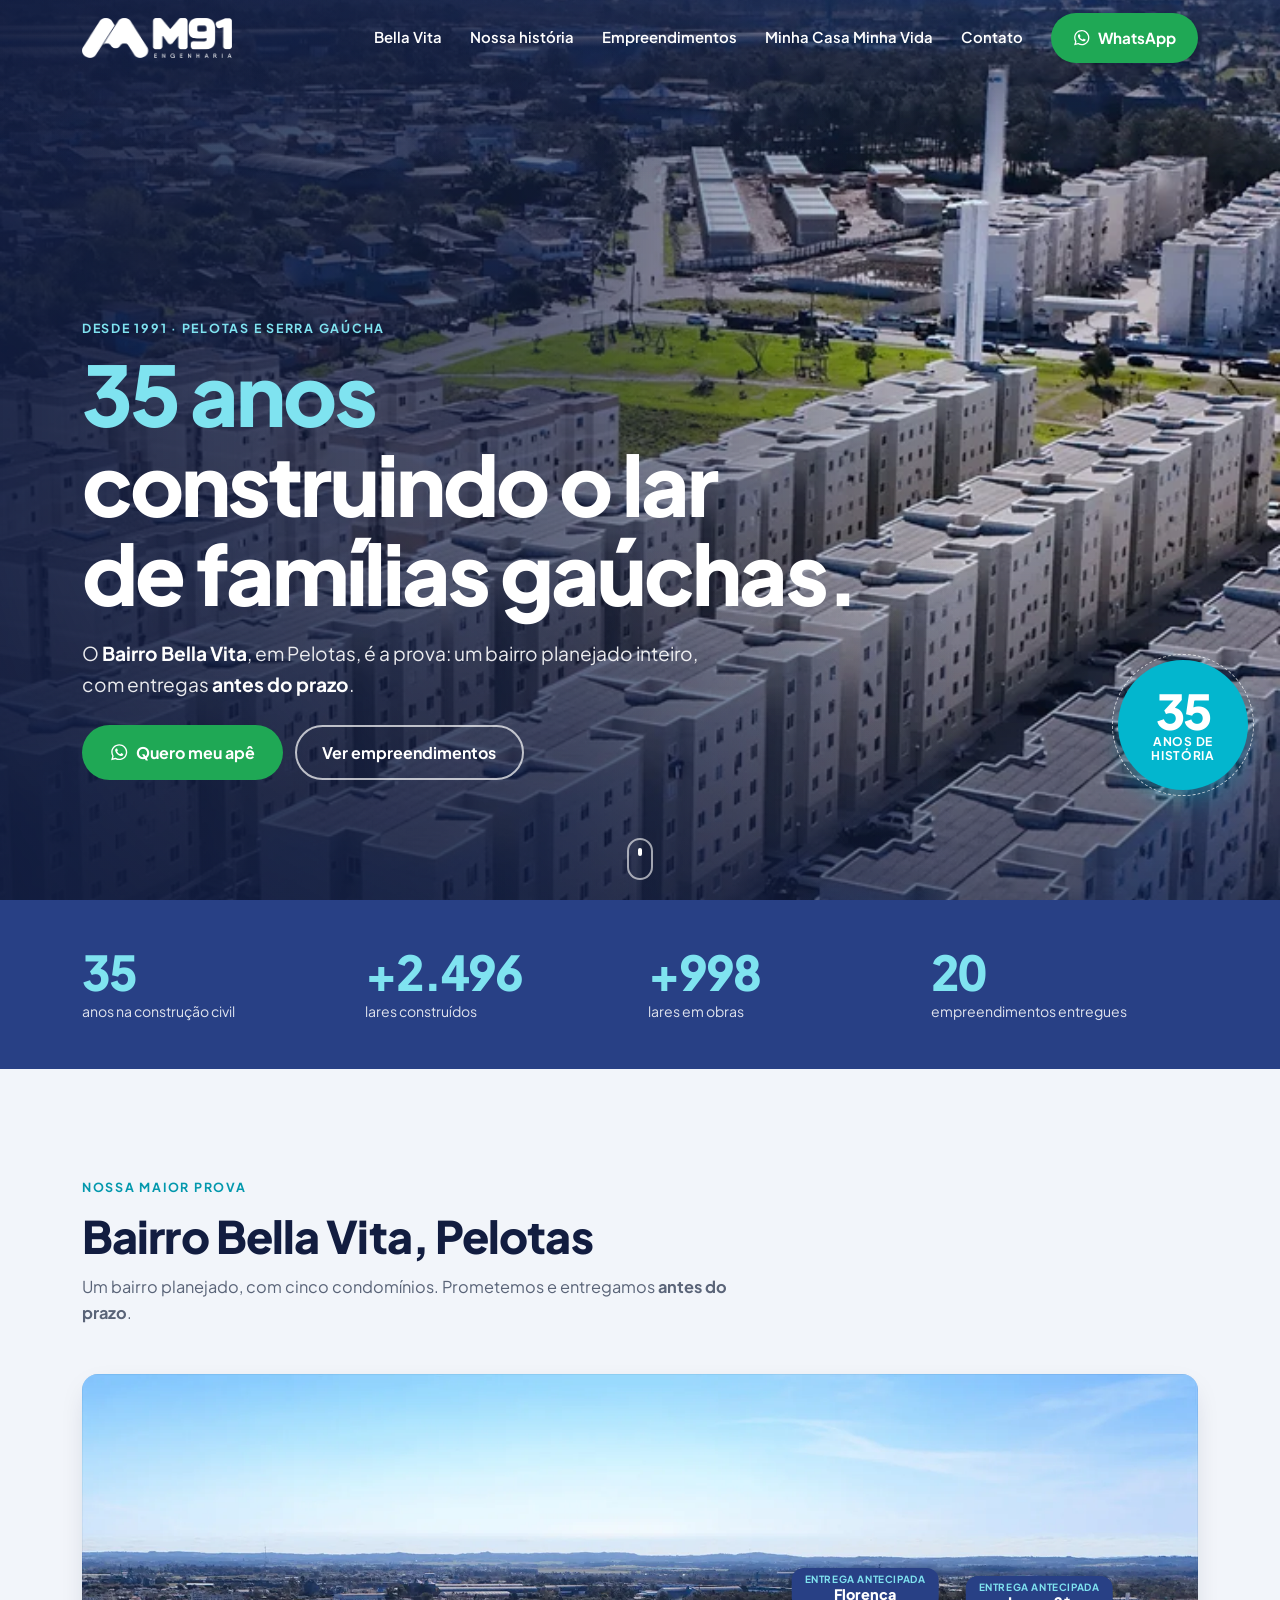
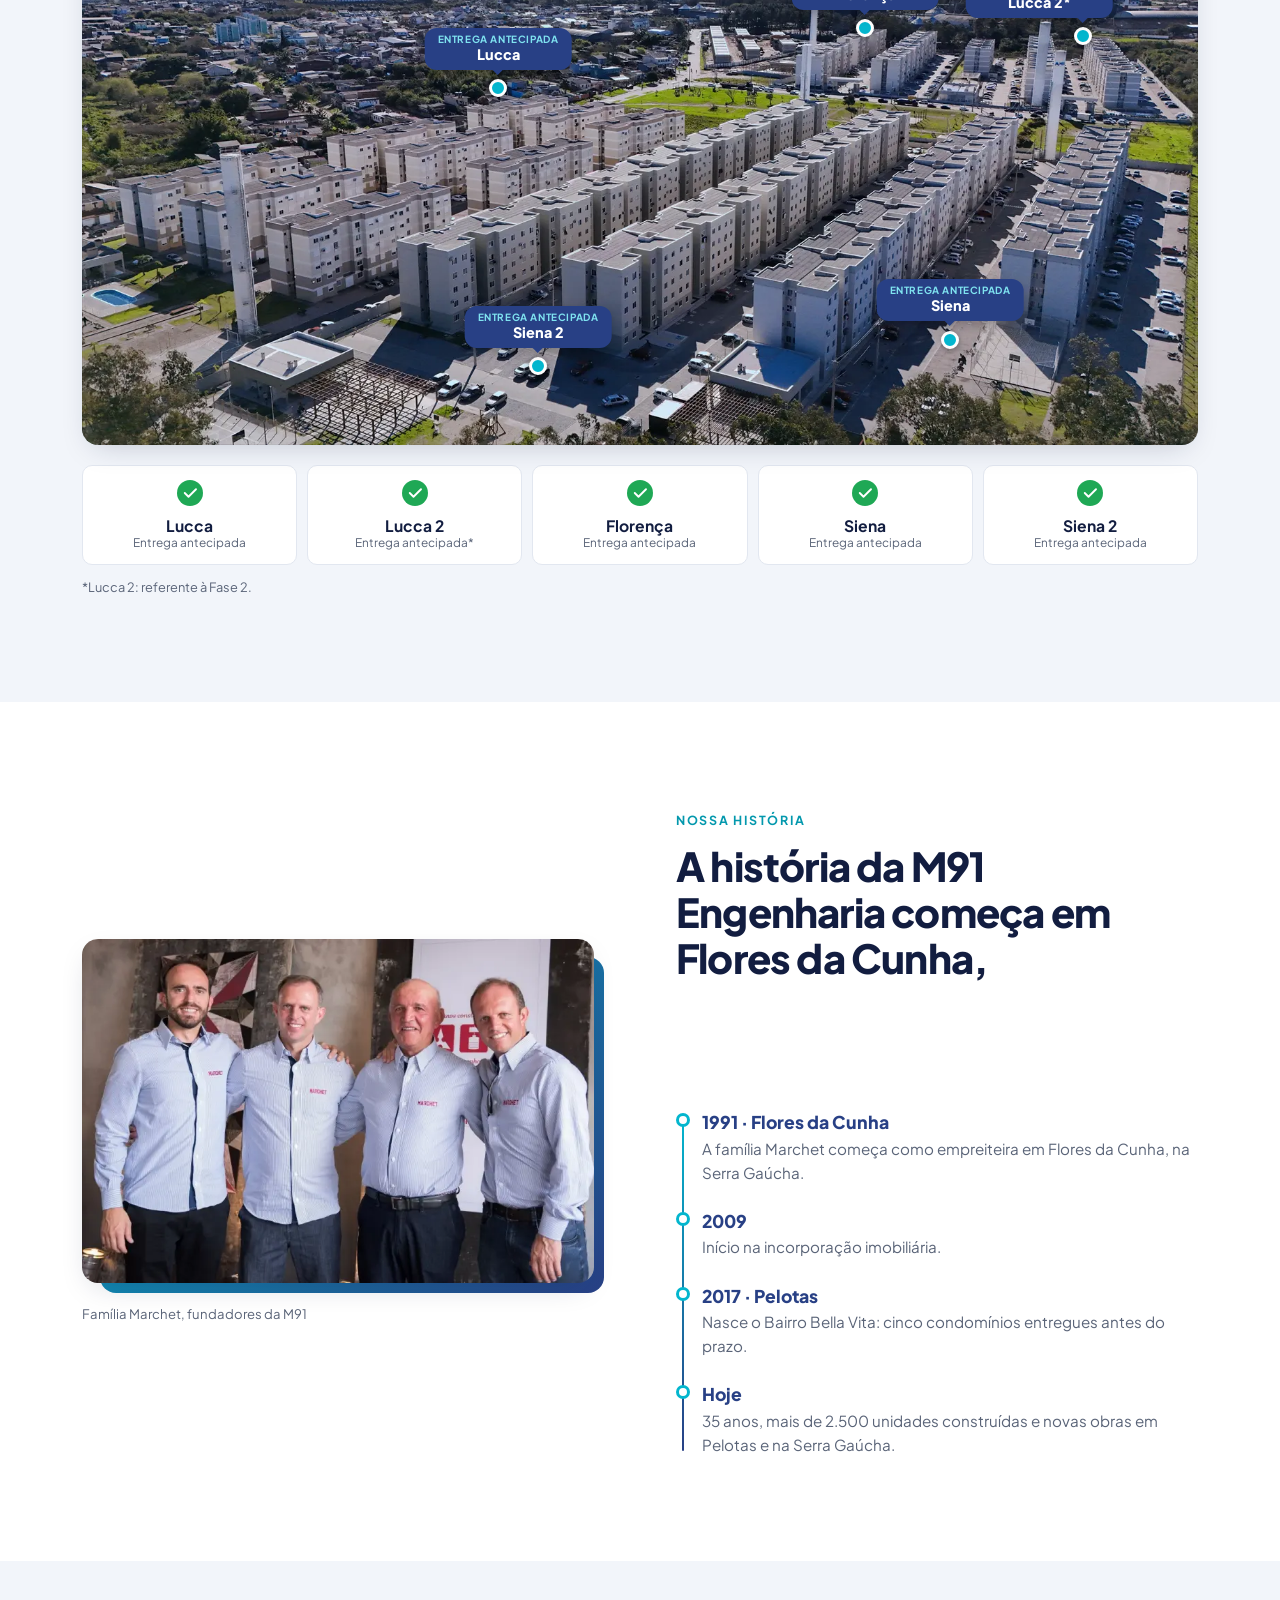
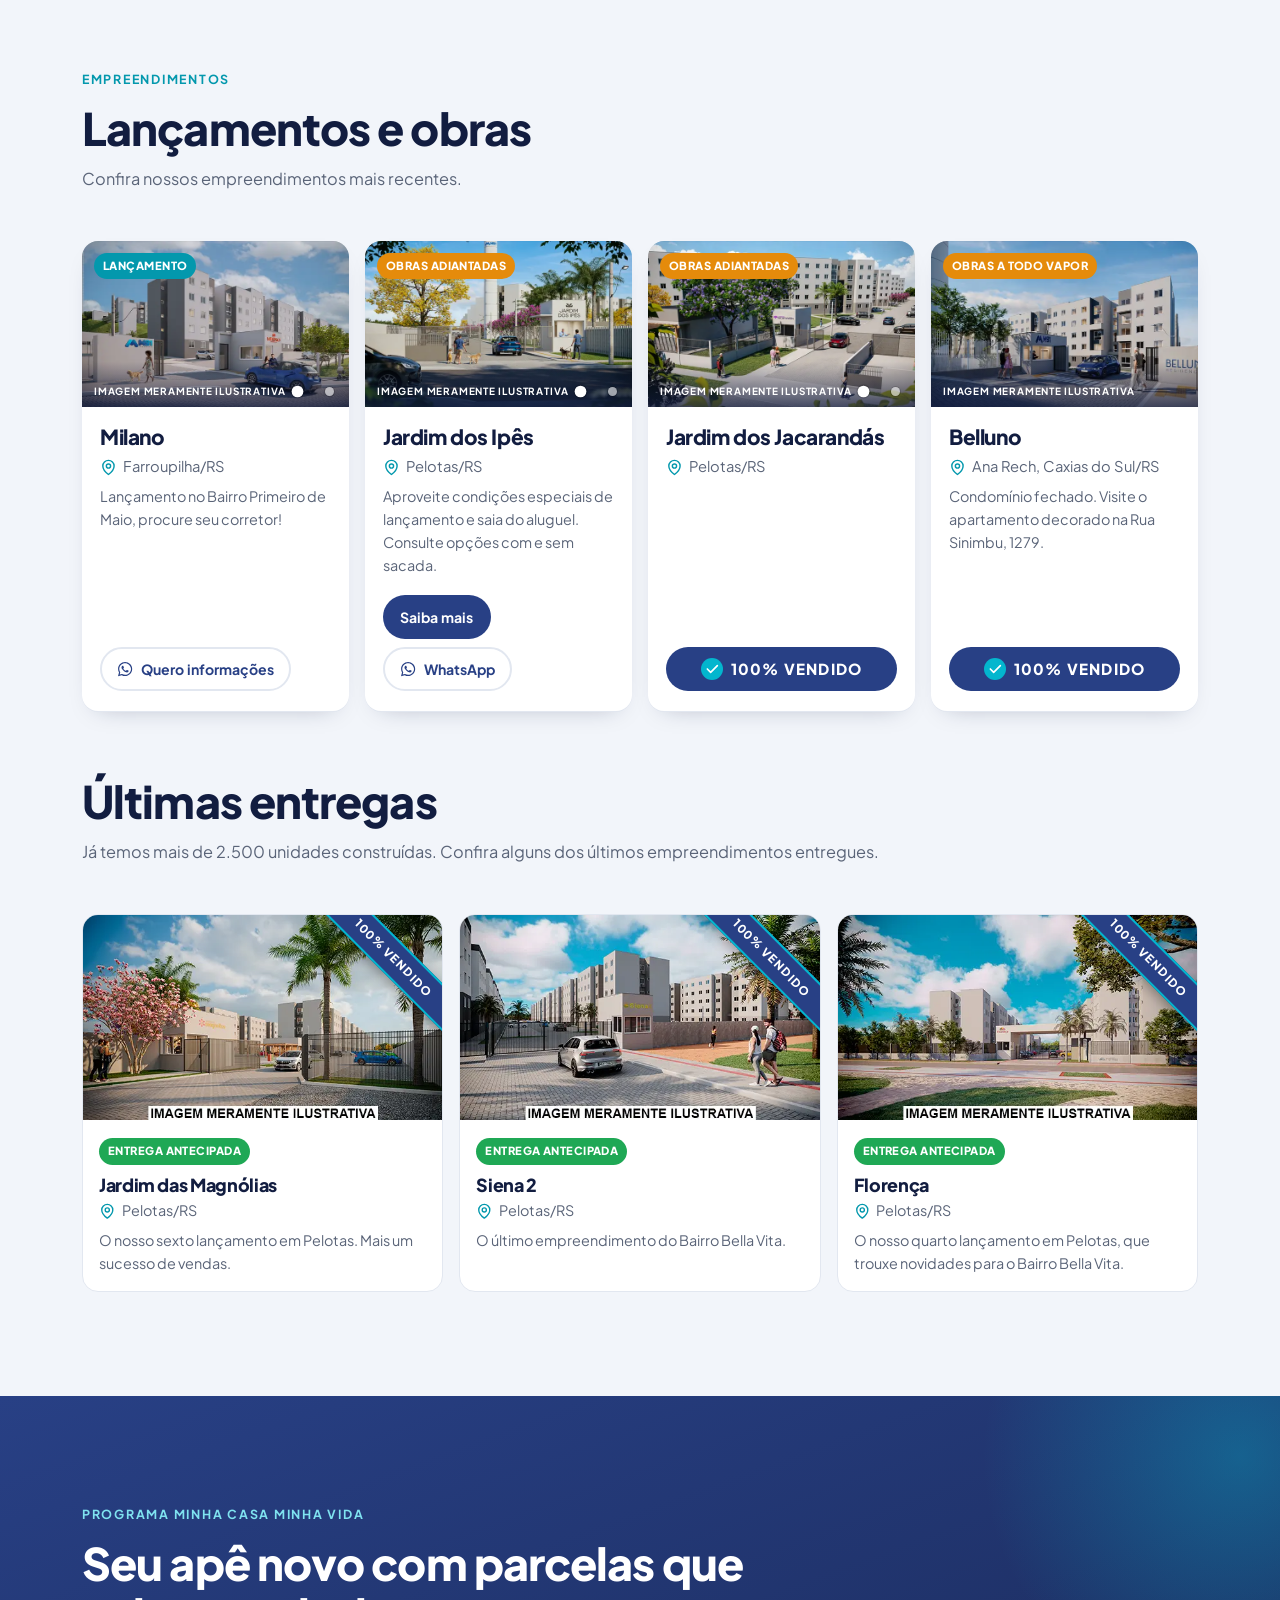
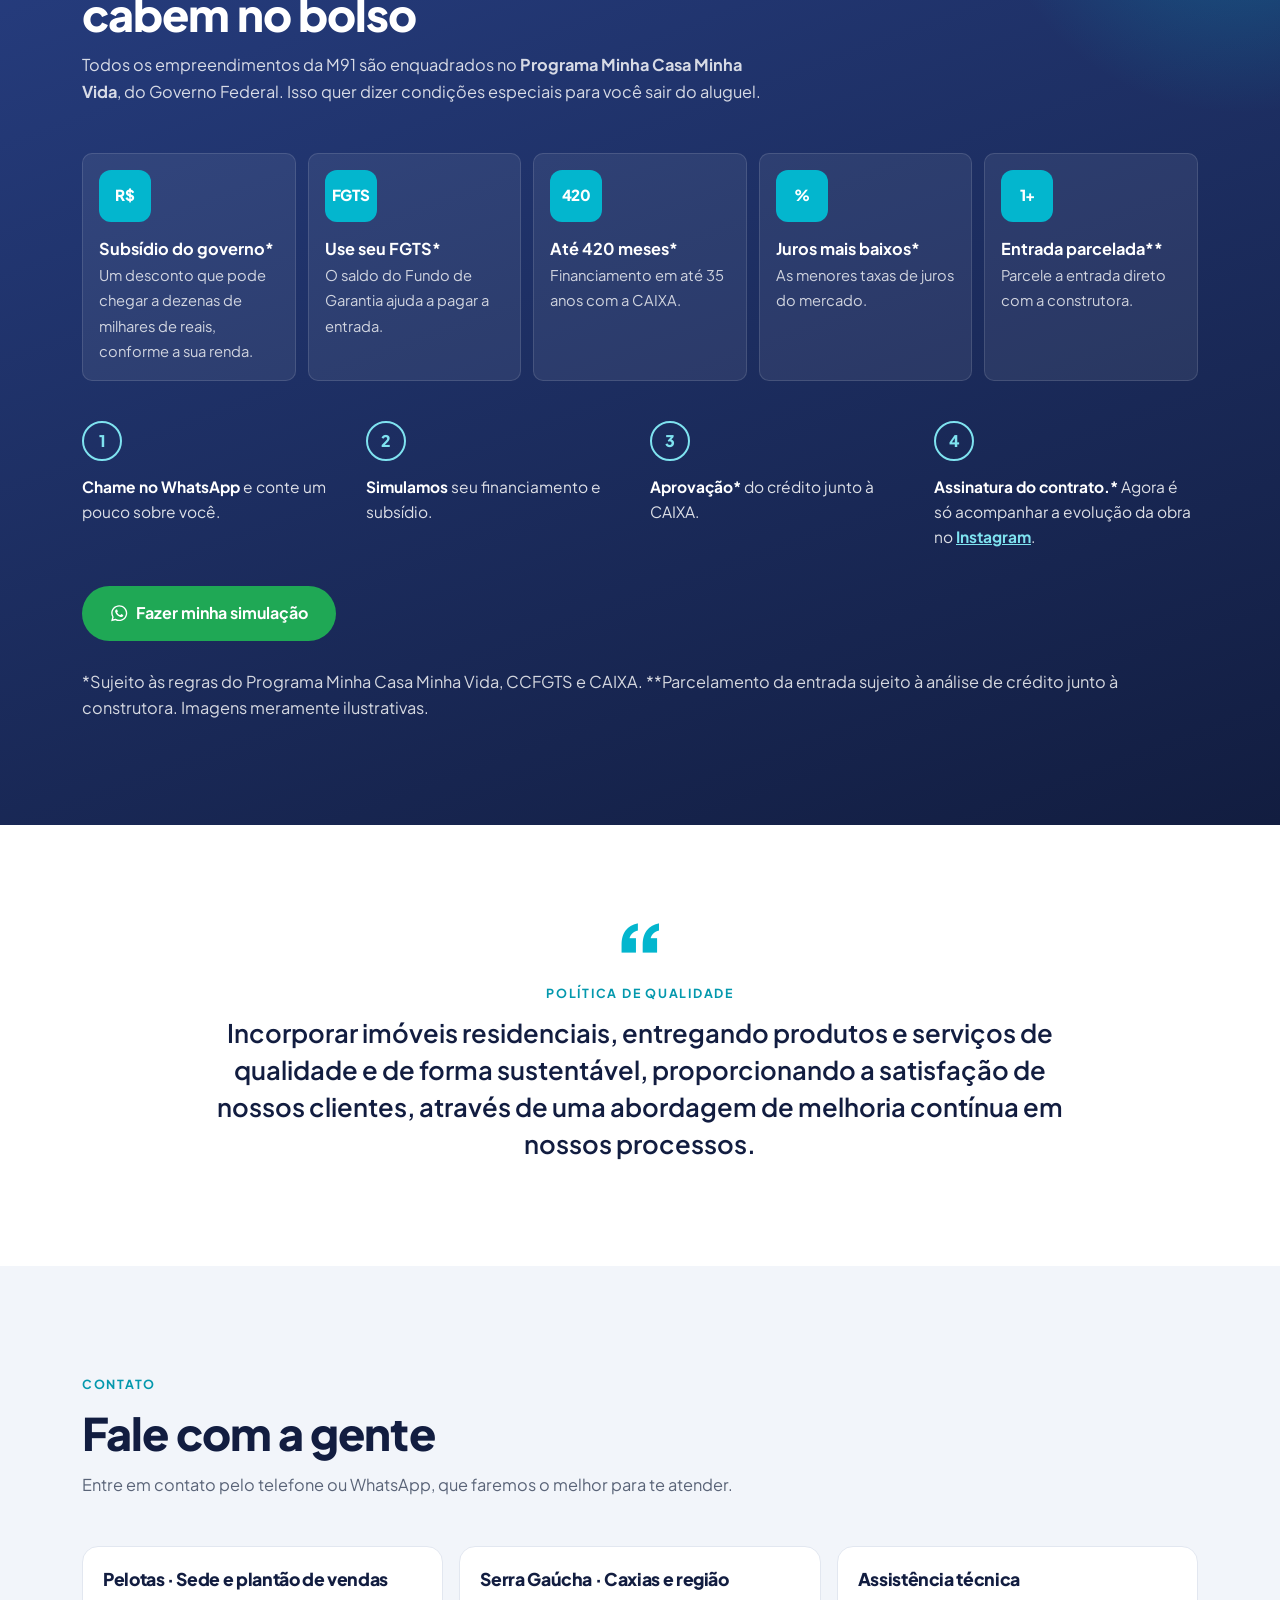
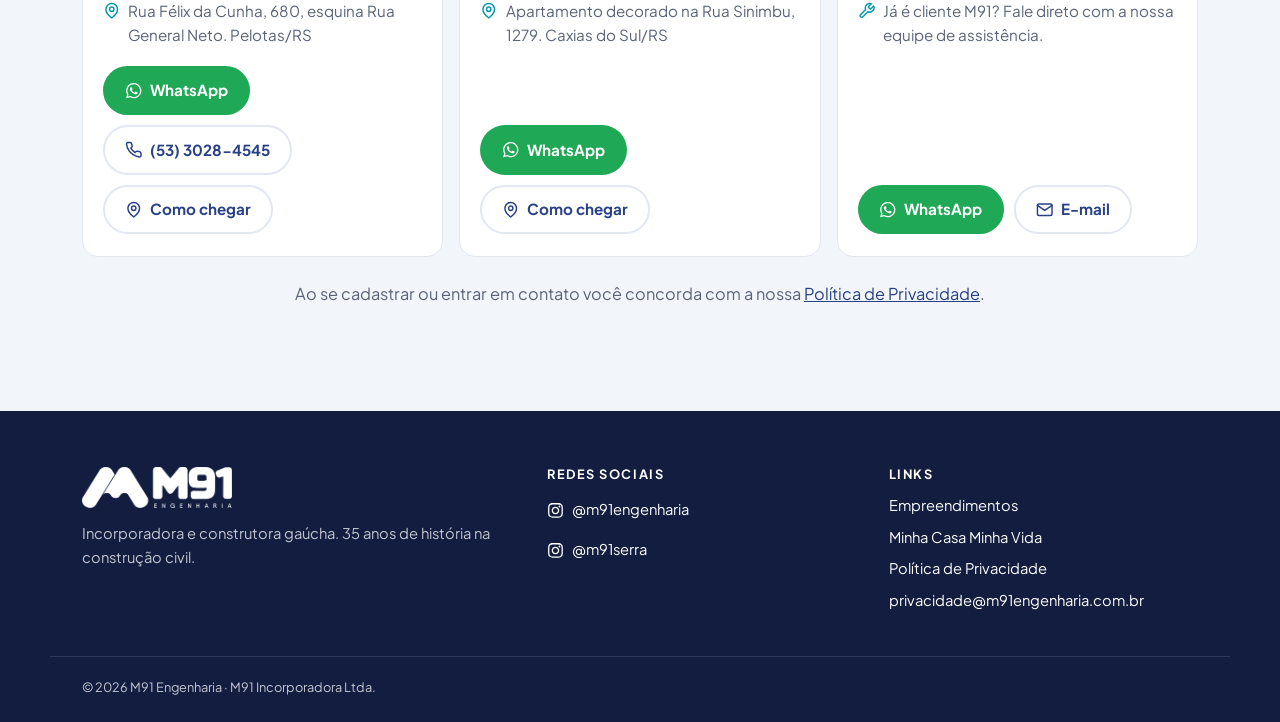
<file: index.html>
<!DOCTYPE html>
<html lang="pt-BR">
<head>
  <meta charset="utf-8">
  <meta name="viewport" content="width=device-width, initial-scale=1, viewport-fit=cover">
  <title>M91 Engenharia - Juntos construímos melhor</title>
  <meta name="description" content="Incorporadora e construtora gaúcha desde 1991. Mais de 2.500 unidades construídas, Bairro Bella Vita entregue antes do prazo e empreendimentos no Programa Minha Casa Minha Vida em Pelotas e na Serra Gaúcha.">
  <meta name="theme-color" content="#284085">

  <meta property="og:type" content="website">
  <meta property="og:locale" content="pt_BR">
  <meta property="og:site_name" content="M91 Engenharia">
  <meta property="og:title" content="M91 Engenharia - Juntos construímos melhor">
  <meta property="og:description" content="Bairro Bella Vita, em Pelotas: entregue antes do prazo. Apartamentos no Minha Casa Minha Vida com subsídio e FGTS.">
  <meta property="og:image" content="https://www.m91.eng.br/img/og-1200.jpg">
  <meta property="og:image:width" content="1200">
  <meta property="og:image:height" content="630">

  <link rel="icon" href="favicon.ico" sizes="16x16 32x32 48x48">
  <link rel="icon" type="image/png" sizes="32x32" href="img/favicon-32.png">
  <link rel="icon" type="image/png" sizes="192x192" href="img/icon-192.png">
  <link rel="apple-touch-icon" href="img/apple-touch-icon.png">

  <link rel="preload" href="fonts/plus-jakarta-sans-latin.woff2" as="font" type="font/woff2" crossorigin>
  <link rel="stylesheet" href="css/style.css">
  <script>document.documentElement.classList.add('js')</script>
</head>
<body>

  <!-- Ícones (Font Awesome Free brands, CC BY 4.0, + desenhos próprios) -->
  <svg width="0" height="0" style="position:absolute" aria-hidden="true">
    <symbol id="i-wa" viewBox="0 -448 448 512"><path transform="scale(1,-1)" d="M380.9 350.9c41.9-42 67.1-97.7 67.1-157 0-122.4-101.8-222-224.1-222h-.1c-37.2 0-73.7 9.3-106.1 27L0-31.9l31.5 115C12.1 116.8 1.9 155 1.9 194.1c0 122.4 99.6 222 222 222 59.3 0 115.1-23.1 157-65.1zM223.9 9.3c101.7 0 186.6 82.8 186.6 184.6.1 49.3-21.3 95.6-56.1 130.5-34.8 34.9-81.1 54.1-130.4 54.1-101.8 0-184.6-82.8-184.6-184.5 0-34.9 9.7-68.8 28.2-98.2l4.4-7-18.6-68.1 69.8 18.3 6.7-4c28.3-16.8 60.8-25.7 94-25.7zm101.2 138.2c5.5-2.7 9.2-4.1 10.5-6.6 1.4-2.3 1.4-13.4-3.2-26.4-4.6-13-26.7-24.8-37.4-26.4-17.6-2.6-31.4-1.3-66.6 13.9-55.7 24.1-92 80.1-94.8 83.8-2.7 3.7-22.6 30.1-22.6 57.4s14.3 40.7 19.4 46.3c5.1 5.5 11.1 6.9 14.8 6.9s7.4 0 10.6-.2c3.4-.2 8 1.3 12.5-9.5 4.6-11.1 15.7-38.4 17.1-41.2 1.4-2.8 2.3-6 .5-9.7-10.6-21.2-22-20.5-16.3-30.3 21.5-36.9 42.9-49.7 75.5-66 5.5-2.8 8.8-2.3 12 1.4 3.3 3.8 13.9 16.2 17.6 21.8 3.7 5.6 7.4 4.7 12.5 2.8 5.1-1.8 32.4-15.2 37.9-18z"/></symbol>
    <symbol id="i-ig" viewBox="0 -448 448 512"><path transform="scale(1,-1)" d="M224.1 307c63.6 0 114.9-51.3 114.9-114.9S287.7 77.2 224.1 77.2 109.2 128.5 109.2 192.1 160.5 307 224.1 307zm0-189.6c41.1 0 74.7 33.5 74.7 74.7s-33.5 74.7-74.7 74.7-74.7-33.5-74.7-74.7 33.6-74.7 74.7-74.7zm146.4 194.3c0-14.9-12-26.8-26.8-26.8-14.9 0-26.8 12-26.8 26.8s12 26.8 26.8 26.8 26.8-12 26.8-26.8zm76.1-27.2c2.1-37 2.1-147.8 0-184.8-1.8-35.9-10-67.7-36.2-93.9-26.2-26.3-58-34.5-93.9-36.2-37-2.1-147.9-2.1-184.9 0-35.9 1.8-67.6 10-93.9 36.2S3.3 63.8 1.6 99.7c-2.1 37-2.1 147.9 0 184.9 1.8 35.9 9.9 67.7 36.2 93.9s58.1 34.4 93.9 36.1c37 2.1 147.9 2.1 184.9 0 35.9-1.8 67.7-10 93.9-36.2 26.3-26.2 34.5-58 36.2-93.9zM398.8 60c11.7 29.4 9 99.5 9 132.1s2.7 102.6-9 132.1c-7.9 19.7-23 34.8-42.6 42.6-29.4 11.6-99.5 9-132.1 9s-102.6 2.7-132.1-9c-19.7-7.9-34.8-23-42.6-42.6-11.6-29.4-9-99.5-9-132.1s-2.7-102.6 9-132.1c7.9-19.7 23-34.8 42.6-42.6 29.4-11.6 99.5-9 132.1-9s102.6-2.7 132.1 9c19.7 7.9 34.8 23 42.6 42.6z"/></symbol>    <symbol id="i-phone" viewBox="0 0 24 24"><path fill="none" stroke="currentColor" stroke-width="2" stroke-linecap="round" stroke-linejoin="round" d="M22 16.9v3a2 2 0 0 1-2.2 2 19.8 19.8 0 0 1-8.6-3.1 19.5 19.5 0 0 1-6-6A19.8 19.8 0 0 1 2.1 4.2 2 2 0 0 1 4.1 2h3a2 2 0 0 1 2 1.7c.1.9.4 1.8.7 2.7a2 2 0 0 1-.5 2.1L8 9.8a16 16 0 0 0 6 6l1.3-1.3a2 2 0 0 1 2.1-.4c.9.3 1.8.6 2.7.7a2 2 0 0 1 1.7 2z"/></symbol>
    <symbol id="i-pin" viewBox="0 0 24 24"><g fill="none" stroke="currentColor" stroke-width="2" stroke-linecap="round" stroke-linejoin="round"><path d="M20 10c0 6-8 12-8 12s-8-6-8-12a8 8 0 0 1 16 0z"/><circle cx="12" cy="10" r="3"/></g></symbol>
    <symbol id="i-mail" viewBox="0 0 24 24"><g fill="none" stroke="currentColor" stroke-width="2" stroke-linecap="round" stroke-linejoin="round"><rect x="2" y="4" width="20" height="16" rx="2"/><path d="m22 6-10 7L2 6"/></g></symbol>
    <symbol id="i-tool" viewBox="0 0 24 24"><path fill="none" stroke="currentColor" stroke-width="2" stroke-linecap="round" stroke-linejoin="round" d="M14.7 6.3a1 1 0 0 0 0 1.4l1.6 1.6a1 1 0 0 0 1.4 0l3.8-3.8a6 6 0 0 1-7.9 7.9l-6.9 6.9a2.1 2.1 0 0 1-3-3l6.9-6.9a6 6 0 0 1 7.9-7.9l-3.8 3.8z"/></symbol>
    <symbol id="i-arrow" viewBox="0 0 24 24"><path fill="none" stroke="currentColor" stroke-width="2" stroke-linecap="round" stroke-linejoin="round" d="M5 12h14m-6-6 6 6-6 6"/></symbol>
    <symbol id="i-check" viewBox="0 0 24 24"><path fill="none" stroke="currentColor" stroke-width="2.5" stroke-linecap="round" stroke-linejoin="round" d="m5 12 5 5L20 7"/></symbol>
  </svg>

  <!-- Cabeçalho -->
  <header class="site-header" id="topo">
    <div class="wrap header-inner">
      <a href="#inicio" class="brand" aria-label="M91 Engenharia, início">
        <img class="logo-light" src="img/logo-branco.webp" alt="M91 Engenharia" width="160" height="43">
        <img class="logo-dark" src="img/logo-cor.webp" alt="" width="160" height="44" aria-hidden="true">
      </a>
      <nav class="nav" id="menu" aria-label="Principal">
        <a href="#bella-vita">Bella Vita</a>
        <a href="#historia">Nossa história</a>
        <a href="#empreendimentos">Empreendimentos</a>
        <a href="#minha-casa-minha-vida">Minha Casa Minha Vida</a>
        <a href="#contato">Contato</a>
        <a class="btn btn-wa nav-cta" href="https://api.whatsapp.com/send?phone=5508000002575&text=Ol%C3%A1!%20Vi%20o%20site%20da%20M91%20e%20gostaria%20de%20mais%20informa%C3%A7%C3%B5es." target="_blank" rel="noopener">
          <svg class="ico"><use href="#i-wa"/></svg> WhatsApp
        </a>
      </nav>
      <button class="menu-toggle" aria-controls="menu" aria-expanded="false" aria-label="Abrir menu">
        <span></span><span></span><span></span>
      </button>
    </div>
  </header>

  <main>

    <!-- Hero: Bairro Bella Vita -->
    <section class="hero" id="inicio">
      <picture class="hero-media">
        <source media="(max-aspect-ratio: 1/1)" srcset="img/hero-mobile-720.webp 720w, img/hero-mobile-900.webp 900w, img/hero-mobile-1080.webp 1080w, img/hero-mobile-1440.webp 1440w" sizes="100vw">
        <img src="img/hero-1600.webp" srcset="img/hero-1600.webp 1600w, img/hero-2400.webp 2400w" sizes="100vw"
             alt="Vista aérea do Bairro Bella Vita, em Pelotas, construído pela M91" fetchpriority="high" width="1600" height="855">
      </picture>
      <div class="hero-shade"></div>

      <div class="wrap hero-content">
        <p class="eyebrow hero-in" style="--d:0">Desde 1991 · Pelotas e Serra Gaúcha</p>
        <h1 class="hero-title">
          <span class="line"><span><span data-anos>35</span> anos</span></span>
          <span class="line"><span>construindo o lar</span></span>
          <span class="line"><span>de famílias gaúchas.</span></span>
        </h1>
        <p class="hero-lead hero-in" style="--d:4">
          O <strong>Bairro Bella Vita</strong>, em Pelotas, é a prova: um bairro planejado inteiro, com entregas
          <strong>antes do prazo</strong>.
        </p>
        <div class="hero-actions hero-in" style="--d:5">
          <a class="btn btn-wa btn-lg" href="https://api.whatsapp.com/send?phone=5508000002575&text=Ol%C3%A1!%20Vi%20o%20site%20da%20M91%20e%20quero%20conhecer%20os%20empreendimentos." target="_blank" rel="noopener">
            <svg class="ico"><use href="#i-wa"/></svg> Quero meu apê
          </a>
          <a class="btn btn-ghost btn-lg" href="#empreendimentos">Ver empreendimentos</a>
        </div>
      </div>

      <div class="hero-badge hero-in" style="--d:6" aria-hidden="true">
        <span class="badge-num" data-anos>35</span>
        <span class="badge-txt">anos de<br>história</span>
      </div>

      <a href="#numeros" class="scroll-cue" aria-label="Rolar para baixo"><span></span></a>
    </section>

    <!-- Números -->
    <section class="stats" id="numeros" aria-label="M91 em números">
      <div class="wrap stats-grid">
        <div class="stat reveal" style="--d:0">
          <strong><span data-count="35" data-anos>35</span></strong>
          <span>anos na construção civil</span>
        </div>
        <div class="stat reveal" style="--d:1">
          <strong>+<span data-count="2500">2.500</span></strong>
          <span>lares construídos</span>
        </div>
        <div class="stat reveal" style="--d:2">
          <strong>+<span data-count="1000">1.000</span></strong>
          <span>lares em obras</span>
        </div>
        <div class="stat reveal" style="--d:3">
          <strong><span data-count="20">20</span></strong>
          <span>empreendimentos entregues</span>
        </div>
      </div>
    </section>

    <!-- Bella Vita -->
    <section class="section bella" id="bella-vita">
      <div class="wrap">
        <div class="section-head reveal">
          <p class="eyebrow">Nossa maior prova</p>
          <h2>Bairro Bella Vita, Pelotas</h2>
          <p>Um bairro planejado, com cinco condomínios. Prometemos e entregamos <strong>antes do prazo</strong>.</p>
        </div>

        <figure class="map reveal" id="mapa-bella-vita">
          <img src="img/bellavita-900.webp" srcset="img/bellavita-900.webp 900w, img/bellavita-1600.webp 1600w, img/bellavita-2400.webp 2400w"
               sizes="(min-width: 1200px) 1140px, 100vw" alt="Vista aérea dos condomínios Lucca, Lucca 2, Florença, Siena e Siena 2 no Bairro Bella Vita"
               loading="lazy" decoding="async" width="900" height="541">
          <span class="pin" style="--x:37.3%;--y:46.8%;--i:0"><span class="pin-label"><small>Entrega antecipada</small>Lucca</span></span>
          <span class="pin" style="--x:70.2%;--y:37.9%;--i:1"><span class="pin-label"><small>Entrega antecipada</small>Florença</span></span>
          <span class="pin pin-end pin-below" style="--x:89.7%;--y:39.1%;--i:2"><span class="pin-label"><small>Entrega antecipada</small>Lucca 2*</span></span>
          <span class="pin" style="--x:40.9%;--y:88.2%;--i:3"><span class="pin-label"><small>Entrega antecipada</small>Siena 2</span></span>
          <span class="pin" style="--x:77.8%;--y:84.3%;--i:4"><span class="pin-label"><small>Entrega antecipada</small>Siena</span></span>
        </figure>

        <ul class="bella-list">
          <li class="reveal" style="--d:0"><svg class="ico"><use href="#i-check"/></svg><span><strong>Lucca</strong><small>Entrega antecipada</small></span></li>
          <li class="reveal" style="--d:1"><svg class="ico"><use href="#i-check"/></svg><span><strong>Lucca 2</strong><small>Entrega antecipada*</small></span></li>
          <li class="reveal" style="--d:2"><svg class="ico"><use href="#i-check"/></svg><span><strong>Florença</strong><small>Entrega antecipada</small></span></li>
          <li class="reveal" style="--d:3"><svg class="ico"><use href="#i-check"/></svg><span><strong>Siena</strong><small>Entrega antecipada</small></span></li>
          <li class="reveal" style="--d:4"><svg class="ico"><use href="#i-check"/></svg><span><strong>Siena 2</strong><small>Entrega antecipada</small></span></li>
        </ul>
        <p class="footnote">*Lucca 2: referente à Fase 2.</p>
      </div>
    </section>

    <!-- História -->
    <section class="section history" id="historia">
      <div class="wrap history-grid">
        <figure class="history-photo reveal">
          <div class="photo-frame">
            <img src="img/fundadores-755.webp" alt="Fundadores da M91 Engenharia, da família Marchet" loading="lazy" decoding="async" width="755" height="506">
          </div>
          <figcaption>Família Marchet, fundadores da M91</figcaption>
        </figure>
        <div class="history-text">
          <p class="eyebrow reveal">Nossa história</p>
          <h2 class="reveal">A história da M91 Engenharia começa em Flores da Cunha,</h2>
          <p class="lead reveal">na serra gaúcha, onde a família Marchet atuou como empreiteira a partir de 1991. Iniciando na incorporação imobiliária em 2009, já entregou 20 empreendimentos.</p>

          <ol class="timeline">
            <li class="reveal" style="--d:0">
              <span class="tl-year">1991 · Flores da Cunha</span>
              <p>A família Marchet começa como empreiteira em Flores da Cunha, na Serra Gaúcha.</p>
            </li>
            <li class="reveal" style="--d:1">
              <span class="tl-year">2009</span>
              <p>Início na incorporação imobiliária.</p>
            </li>
            <li class="reveal" style="--d:2">
              <span class="tl-year">2017 · Pelotas</span>
              <p>Nasce o Bairro Bella Vita: cinco condomínios entregues antes do prazo.</p>
            </li>
            <li class="reveal" style="--d:3">
              <span class="tl-year">Hoje</span>
              <p><span data-anos>35</span> anos, mais de 2.500 unidades construídas e novas obras em Pelotas e na Serra Gaúcha.</p>
            </li>
          </ol>
        </div>
      </div>
    </section>

    <!-- Empreendimentos -->
    <section class="section projects" id="empreendimentos">
      <div class="wrap">
        <div class="section-head reveal">
          <p class="eyebrow">Empreendimentos</p>
          <h2>Lançamentos e obras</h2>
          <p>Confira nossos empreendimentos mais recentes.</p>
        </div>

        <div class="cards">
          <article class="card reveal" style="--d:0">
            <div class="card-media" data-gallery>
              <img src="img/milano-acesso-700.webp" srcset="img/milano-acesso-700.webp 700w, img/milano-acesso-1200.webp 1200w" sizes="(min-width: 900px) 33vw, 90vw" alt="Portaria do Residencial Milano" loading="lazy" decoding="async" width="700" height="393" class="is-active">
              <img data-src="img/milano-ruas-700.webp" data-srcset="img/milano-ruas-700.webp 700w, img/milano-ruas-1200.webp 1200w" sizes="(min-width: 900px) 33vw, 90vw" alt="Vista geral do Residencial Milano" loading="lazy" decoding="async" width="700" height="490">
              <span class="illus">Imagem meramente ilustrativa</span>
              <span class="chip chip-new">Lançamento</span>
              <div class="dots" role="group" aria-label="Fotos"><button aria-label="Foto 1" aria-pressed="true"></button><button aria-label="Foto 2" aria-pressed="false"></button></div>
            </div>
            <div class="card-body">
              <h3>Milano</h3>
              <p class="card-city"><svg class="ico"><use href="#i-pin"/></svg> Farroupilha/RS</p>
              <p class="card-note">Lançamento no Bairro Primeiro de Maio, procure seu corretor!</p>
              <div class="card-actions">
                <a class="btn btn-outline btn-sm" href="https://api.whatsapp.com/send?phone=5508000002575&text=Ol%C3%A1!%20Vi%20o%20site%20da%20M91%20e%20quero%20saber%20mais%20sobre%20o%20Milano." target="_blank" rel="noopener"><svg class="ico"><use href="#i-wa"/></svg> Quero informações</a>
              </div>
            </div>
          </article>

          <article class="card reveal" style="--d:1">
            <div class="card-media" data-gallery>
              <img src="img/ipes-acesso-700.webp" srcset="img/ipes-acesso-700.webp 700w, img/ipes-acesso-1200.webp 1200w" sizes="(min-width: 900px) 33vw, 90vw" alt="Portaria do Jardim dos Ipês" loading="lazy" decoding="async" width="700" height="394" class="is-active">
              <img data-src="img/ipes-fachada-700.webp" data-srcset="img/ipes-fachada-700.webp 700w, img/ipes-fachada-1200.webp 1200w" sizes="(min-width: 900px) 33vw, 90vw" alt="Fachada dos prédios do Jardim dos Ipês" loading="lazy" decoding="async" width="700" height="504">
              <span class="illus">Imagem meramente ilustrativa</span>
              <span class="chip chip-work">Obras adiantadas</span>
              <div class="dots" role="group" aria-label="Fotos"><button aria-label="Foto 1" aria-pressed="true"></button><button aria-label="Foto 2" aria-pressed="false"></button></div>
            </div>
            <div class="card-body">
              <h3>Jardim dos Ipês</h3>
              <p class="card-city"><svg class="ico"><use href="#i-pin"/></svg> Pelotas/RS</p>
              <p class="card-note">Aproveite condições especiais de lançamento e saia do aluguel. Consulte opções com e sem sacada.</p>
              <div class="card-actions">
                <a class="btn btn-primary btn-sm" href="https://www.ipesresidencial.com.br/" target="_blank" rel="noopener">Saiba mais</a>
                <a class="btn btn-outline btn-sm" href="https://api.whatsapp.com/send?phone=5508000002575&text=Ol%C3%A1!%20Vi%20o%20site%20da%20M91%20e%20quero%20saber%20mais%20sobre%20o%20Jardim%20dos%20Ip%C3%AAs." target="_blank" rel="noopener"><svg class="ico"><use href="#i-wa"/></svg> WhatsApp</a>
              </div>
            </div>
          </article>

          <article class="card reveal" style="--d:2">
            <div class="card-media" data-gallery>
              <img src="img/jacarandas-acesso-700.webp" srcset="img/jacarandas-acesso-700.webp 700w, img/jacarandas-acesso-1200.webp 1200w" sizes="(min-width: 900px) 33vw, 90vw" alt="Portaria do Jardim dos Jacarandás" loading="lazy" decoding="async" width="700" height="394" class="is-active">
              <img data-src="img/jacarandas-rua-700.webp" data-srcset="img/jacarandas-rua-700.webp 700w, img/jacarandas-rua-1200.webp 1200w" sizes="(min-width: 900px) 33vw, 90vw" alt="Rua interna do Jardim dos Jacarandás" loading="lazy" decoding="async" width="700" height="394">
              <span class="illus">Imagem meramente ilustrativa</span>
              <span class="chip chip-work">Obras adiantadas</span>
              <div class="dots" role="group" aria-label="Fotos"><button aria-label="Foto 1" aria-pressed="true"></button><button aria-label="Foto 2" aria-pressed="false"></button></div>
            </div>
            <div class="card-body">
              <h3>Jardim dos Jacarandás</h3>
              <p class="card-city"><svg class="ico"><use href="#i-pin"/></svg> Pelotas/RS</p>
              <div class="card-actions">
                <p class="sold"><svg class="ico"><use href="#i-check"/></svg> 100% vendido</p>
              </div>
            </div>
          </article>

          <article class="card reveal" style="--d:3">
            <div class="card-media">
              <img src="img/belluno-700.webp" srcset="img/belluno-700.webp 700w, img/belluno-1200.webp 1200w" sizes="(min-width: 900px) 33vw, 90vw" alt="Portaria do Residencial Belluno" loading="lazy" decoding="async" width="700" height="371" class="is-active">
              <span class="illus">Imagem meramente ilustrativa</span>
              <span class="chip chip-work">Obras a todo vapor</span>
            </div>
            <div class="card-body">
              <h3>Belluno</h3>
              <p class="card-city"><svg class="ico"><use href="#i-pin"/></svg> Ana Rech, Caxias do Sul/RS</p>
              <p class="card-note">Condomínio fechado. Visite o apartamento decorado na Rua Sinimbu, 1279.</p>
              <div class="card-actions">
                <p class="sold"><svg class="ico"><use href="#i-check"/></svg> 100% vendido</p>
              </div>
            </div>
          </article>
        </div>

        <div class="section-head section-head-sub reveal">
          <h2>Últimas entregas</h2>
          <p>Já temos mais de 2.500 unidades construídas. Confira alguns dos últimos empreendimentos entregues.</p>
        </div>

        <div class="delivered" tabindex="0" aria-label="Empreendimentos entregues">
          <article class="mini reveal" style="--d:0">
            <div class="mini-media">
              <img src="img/magnolias-560.webp" alt="Jardim das Magnólias" loading="lazy" decoding="async" width="560" height="321">
              <span class="ribbon">100% vendido</span>
            </div>
            <div>
              <span class="chip chip-done">Entrega antecipada</span>
              <h3>Jardim das Magnólias</h3>
              <p class="card-city"><svg class="ico"><use href="#i-pin"/></svg> Pelotas/RS</p>
              <p>O nosso sexto lançamento em Pelotas. Mais um sucesso de vendas.</p>
            </div>
          </article>
          <article class="mini reveal" style="--d:1">
            <div class="mini-media">
              <img src="img/siena2-560.webp" alt="Siena 2" loading="lazy" decoding="async" width="560" height="321">
              <span class="ribbon">100% vendido</span>
            </div>
            <div>
              <span class="chip chip-done">Entrega antecipada</span>
              <h3>Siena 2</h3>
              <p class="card-city"><svg class="ico"><use href="#i-pin"/></svg> Pelotas/RS</p>
              <p>O último empreendimento do Bairro Bella Vita.</p>
            </div>
          </article>
          <article class="mini reveal" style="--d:2">
            <div class="mini-media">
              <img src="img/florenca-560.webp" alt="Florença" loading="lazy" decoding="async" width="560" height="321">
              <span class="ribbon">100% vendido</span>
            </div>
            <div>
              <span class="chip chip-done">Entrega antecipada</span>
              <h3>Florença</h3>
              <p class="card-city"><svg class="ico"><use href="#i-pin"/></svg> Pelotas/RS</p>
              <p>O nosso quarto lançamento em Pelotas, que trouxe novidades para o Bairro Bella Vita.</p>
            </div>
          </article>
        </div>
      </div>
    </section>

    <!-- Minha Casa Minha Vida -->
    <section class="section mcmv" id="minha-casa-minha-vida">
      <div class="wrap">
        <div class="section-head reveal">
          <p class="eyebrow">Programa Minha Casa Minha Vida</p>
          <h2>Seu apê novo com parcelas que cabem no bolso</h2>
          <p>Todos os empreendimentos da M91 são enquadrados no <strong>Programa Minha Casa Minha Vida</strong>, do Governo Federal. Isso quer dizer condições especiais para você sair do aluguel.</p>
        </div>

        <ul class="benefits">
          <li class="reveal" style="--d:0"><span class="b-num">R$</span><div><strong>Subsídio do governo*</strong><span>Um desconto que pode chegar a dezenas de milhares de reais, conforme a sua renda.</span></div></li>
          <li class="reveal" style="--d:1"><span class="b-num">FGTS</span><div><strong>Use seu FGTS*</strong><span>O saldo do Fundo de Garantia ajuda a pagar a entrada.</span></div></li>
          <li class="reveal" style="--d:2"><span class="b-num">420</span><div><strong>Até 420 meses*</strong><span>Financiamento em até 35 anos com a CAIXA.</span></div></li>
          <li class="reveal" style="--d:3"><span class="b-num">%</span><div><strong>Juros mais baixos*</strong><span>As menores taxas de juros do mercado.</span></div></li>
          <li class="reveal" style="--d:4"><span class="b-num">1+</span><div><strong>Entrada parcelada**</strong><span>Parcele a entrada direto com a construtora.</span></div></li>
        </ul>

        <ol class="steps">
          <li class="reveal" style="--d:0"><span>1</span><p><strong>Chame no WhatsApp</strong> e conte um pouco sobre você.</p></li>
          <li class="reveal" style="--d:1"><span>2</span><p><strong>Simulamos</strong> seu financiamento e subsídio.</p></li>
          <li class="reveal" style="--d:2"><span>3</span><p><strong>Aprovação*</strong> do crédito junto à CAIXA.</p></li>
          <li class="reveal" style="--d:3"><span>4</span><p><strong>Assinatura do contrato.*</strong> Agora é só acompanhar a evolução da obra no <a href="https://www.instagram.com/m91engenharia/" target="_blank" rel="noopener">Instagram</a>.</p></li>
        </ol>

        <div class="mcmv-cta reveal">
          <a class="btn btn-wa btn-lg" href="https://api.whatsapp.com/send?phone=5508000002575&text=Ol%C3%A1!%20Quero%20fazer%20uma%20simula%C3%A7%C3%A3o%20pelo%20Minha%20Casa%20Minha%20Vida." target="_blank" rel="noopener">
            <svg class="ico"><use href="#i-wa"/></svg> Fazer minha simulação
          </a>
        </div>

        <p class="disclaimer">*Sujeito às regras do Programa Minha Casa Minha Vida, CCFGTS e CAIXA. **Parcelamento da entrada sujeito à análise de crédito junto à construtora. Imagens meramente ilustrativas.</p>
      </div>
    </section>

    <!-- Política de qualidade -->
    <section class="section quality">
      <div class="wrap">
        <blockquote class="reveal">
          <p class="eyebrow">Política de Qualidade</p>
          <p>Incorporar imóveis residenciais, entregando produtos e serviços de qualidade e de forma sustentável, proporcionando a satisfação de nossos clientes, através de uma abordagem de melhoria contínua em nossos processos.</p>
        </blockquote>
      </div>
    </section>

    <!-- Contato -->
    <section class="section contact" id="contato">
      <div class="wrap">
        <div class="section-head reveal">
          <p class="eyebrow">Contato</p>
          <h2>Fale com a gente</h2>
          <p>Entre em contato pelo telefone ou WhatsApp, que faremos o melhor para te atender.</p>
        </div>

        <div class="contact-grid">
          <div class="contact-card reveal" style="--d:0">
            <h3>Pelotas · Sede e plantão de vendas</h3>
            <p class="addr"><svg class="ico"><use href="#i-pin"/></svg> Rua Félix da Cunha, 680, esquina Rua General Neto. Pelotas/RS</p>
            <div class="contact-actions">
              <a class="btn btn-wa" href="https://api.whatsapp.com/send?phone=5508000002575" target="_blank" rel="noopener"><svg class="ico"><use href="#i-wa"/></svg> WhatsApp</a>
              <a class="btn btn-outline" href="tel:+555330284545"><svg class="ico"><use href="#i-phone"/></svg> (53) 3028-4545</a>
              <a class="btn btn-outline" href="https://www.google.com/maps/dir/?api=1&amp;destination=M91+Engenharia%2C+R.+F%C3%A9lix+Xavier+da+Cunha%2C+680%2C+Pelotas+-+RS" target="_blank" rel="noopener"><svg class="ico"><use href="#i-pin"/></svg> Como chegar</a>
            </div>
          </div>

          <div class="contact-card reveal" style="--d:1">
            <h3>Serra Gaúcha · Caxias e região</h3>
            <p class="addr"><svg class="ico"><use href="#i-pin"/></svg> Apartamento decorado na Rua Sinimbu, 1279. Caxias do Sul/RS</p>
            <div class="contact-actions">
              <a class="btn btn-wa" href="https://api.whatsapp.com/send?phone=5508000002575" target="_blank" rel="noopener"><svg class="ico"><use href="#i-wa"/></svg> WhatsApp</a>
              <a class="btn btn-outline" href="https://www.google.com/maps/dir/?api=1&amp;destination=M91+Engenharia+-+Serra%2C+R.+Sinimbu%2C+1279%2C+Caxias+do+Sul+-+RS" target="_blank" rel="noopener"><svg class="ico"><use href="#i-pin"/></svg> Como chegar</a>
            </div>
          </div>

          <div class="contact-card reveal" style="--d:2">
            <h3>Assistência técnica</h3>
            <p class="addr"><svg class="ico"><use href="#i-tool"/></svg> Já é cliente M91? Fale direto com a nossa equipe de assistência.</p>
            <div class="contact-actions">
              <a class="btn btn-wa" href="https://api.whatsapp.com/send?phone=5508000002575&text=Ol%C3%A1!%20Preciso%20de%20assist%C3%AAncia%20t%C3%A9cnica." target="_blank" rel="noopener"><svg class="ico"><use href="#i-wa"/></svg> WhatsApp</a>
              <a class="btn btn-outline" href="mailto:assistenciatecnica@m91engenharia.com.br"><svg class="ico"><use href="#i-mail"/></svg> E-mail</a>
            </div>
          </div>
        </div>

        <p class="consent">Ao se cadastrar ou entrar em contato você concorda com a nossa <a href="politica-de-privacidade.html">Política de Privacidade</a>.</p>
      </div>
    </section>

  </main>

  <footer class="site-footer">
    <div class="wrap footer-grid">
      <div>
        <img src="img/logo-branco.webp" alt="M91 Engenharia" width="160" height="43" loading="lazy">
        <p>Incorporadora e construtora gaúcha. <span data-anos>35</span> anos de história na construção civil.</p>
      </div>
      <div>
        <h4>Redes sociais</h4>
        <ul class="social">
          <li><a href="https://www.instagram.com/m91engenharia/" target="_blank" rel="noopener"><svg class="ico"><use href="#i-ig"/></svg> @m91engenharia</a></li>
          <li><a href="https://www.instagram.com/m91serra/" target="_blank" rel="noopener"><svg class="ico"><use href="#i-ig"/></svg> @m91serra</a></li>        </ul>
      </div>
      <div>
        <h4>Links</h4>
        <ul>
          <li><a href="#empreendimentos">Empreendimentos</a></li>
          <li><a href="#minha-casa-minha-vida">Minha Casa Minha Vida</a></li>
          <li><a href="politica-de-privacidade.html">Política de Privacidade</a></li>
          <li><a href="mailto:privacidade@m91engenharia.com.br">privacidade@m91engenharia.com.br</a></li>
        </ul>
      </div>
    </div>
    <div class="wrap copyright">
      <p>&copy; <span id="ano">2026</span> M91 Engenharia · M91 Incorporadora Ltda.</p>
    </div>
  </footer>

  <a class="wa-float" href="https://api.whatsapp.com/send?phone=5508000002575&text=Ol%C3%A1!%20Vi%20o%20site%20da%20M91%20e%20gostaria%20de%20mais%20informa%C3%A7%C3%B5es." target="_blank" rel="noopener" aria-label="Conversar no WhatsApp">
    <svg><use href="#i-wa"/></svg>
  </a>

  <script src="js/main.js" defer></script>
</body>
</html>
</file>
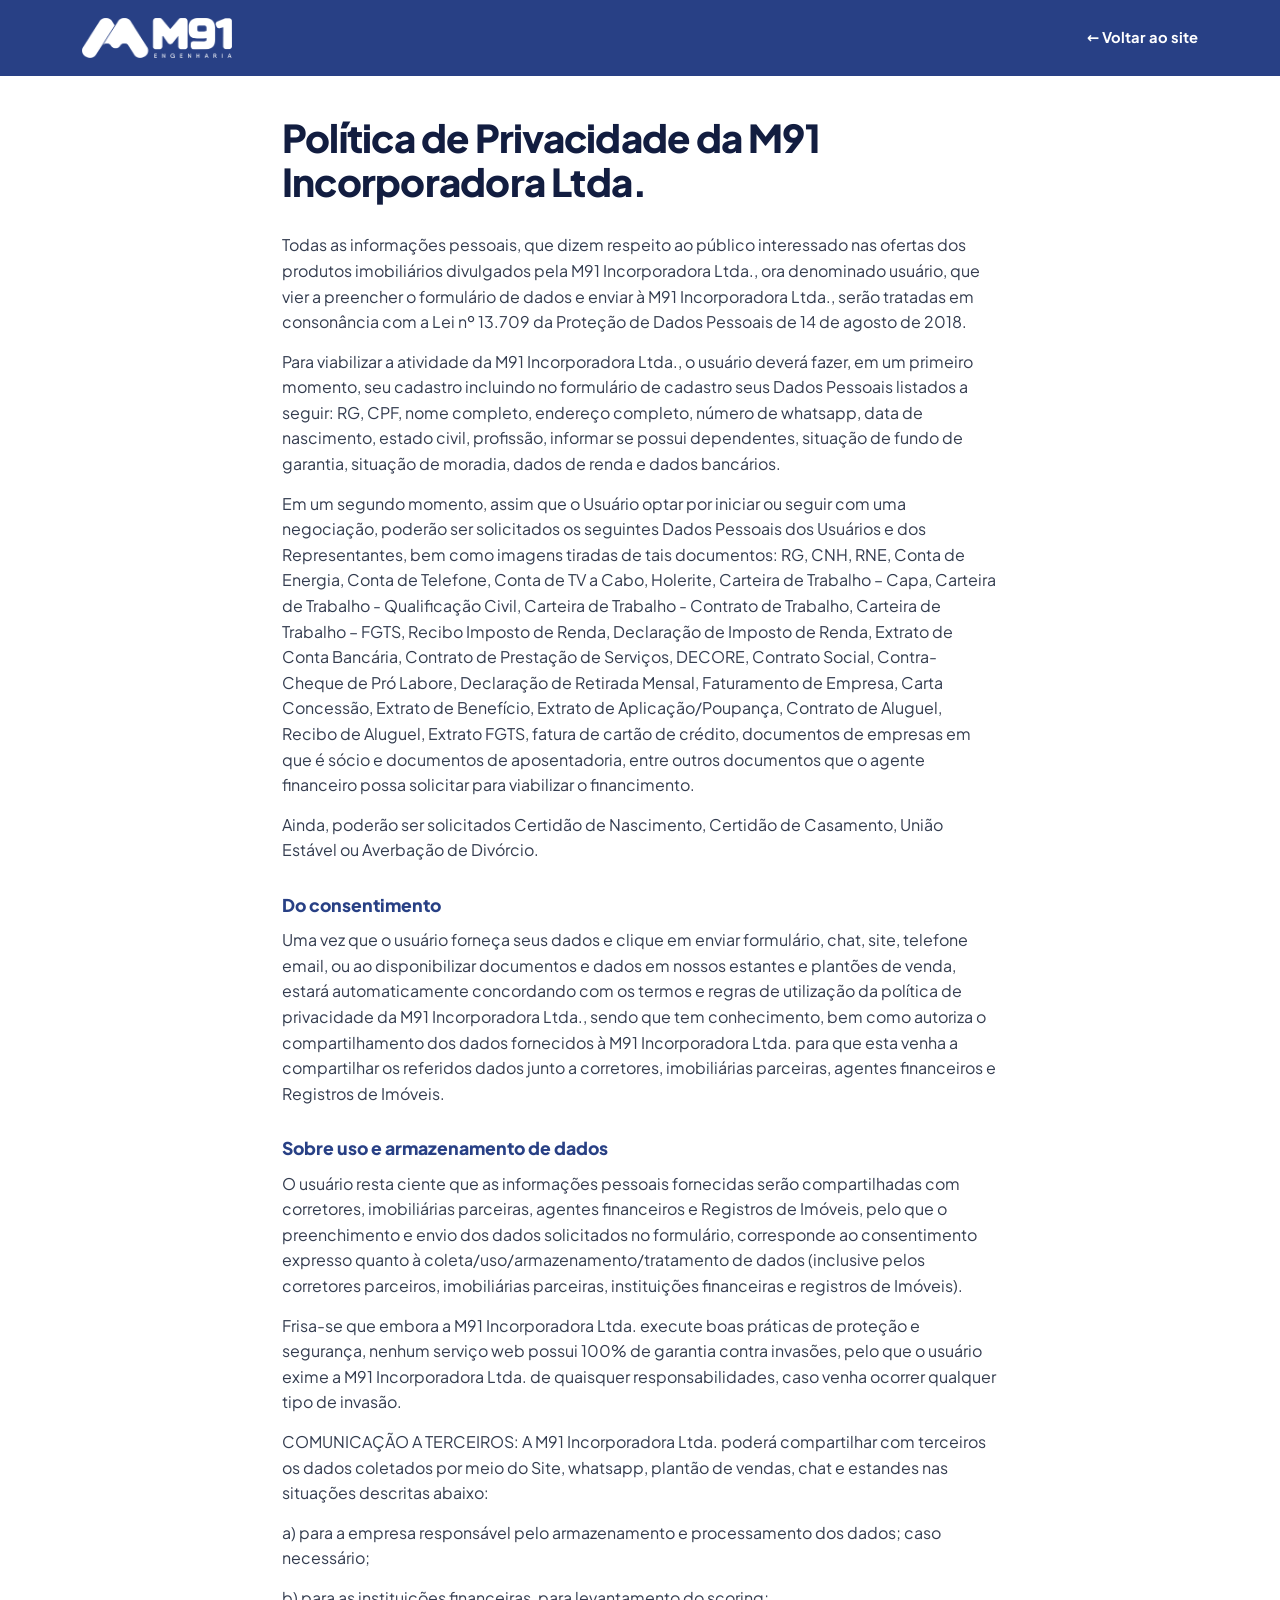
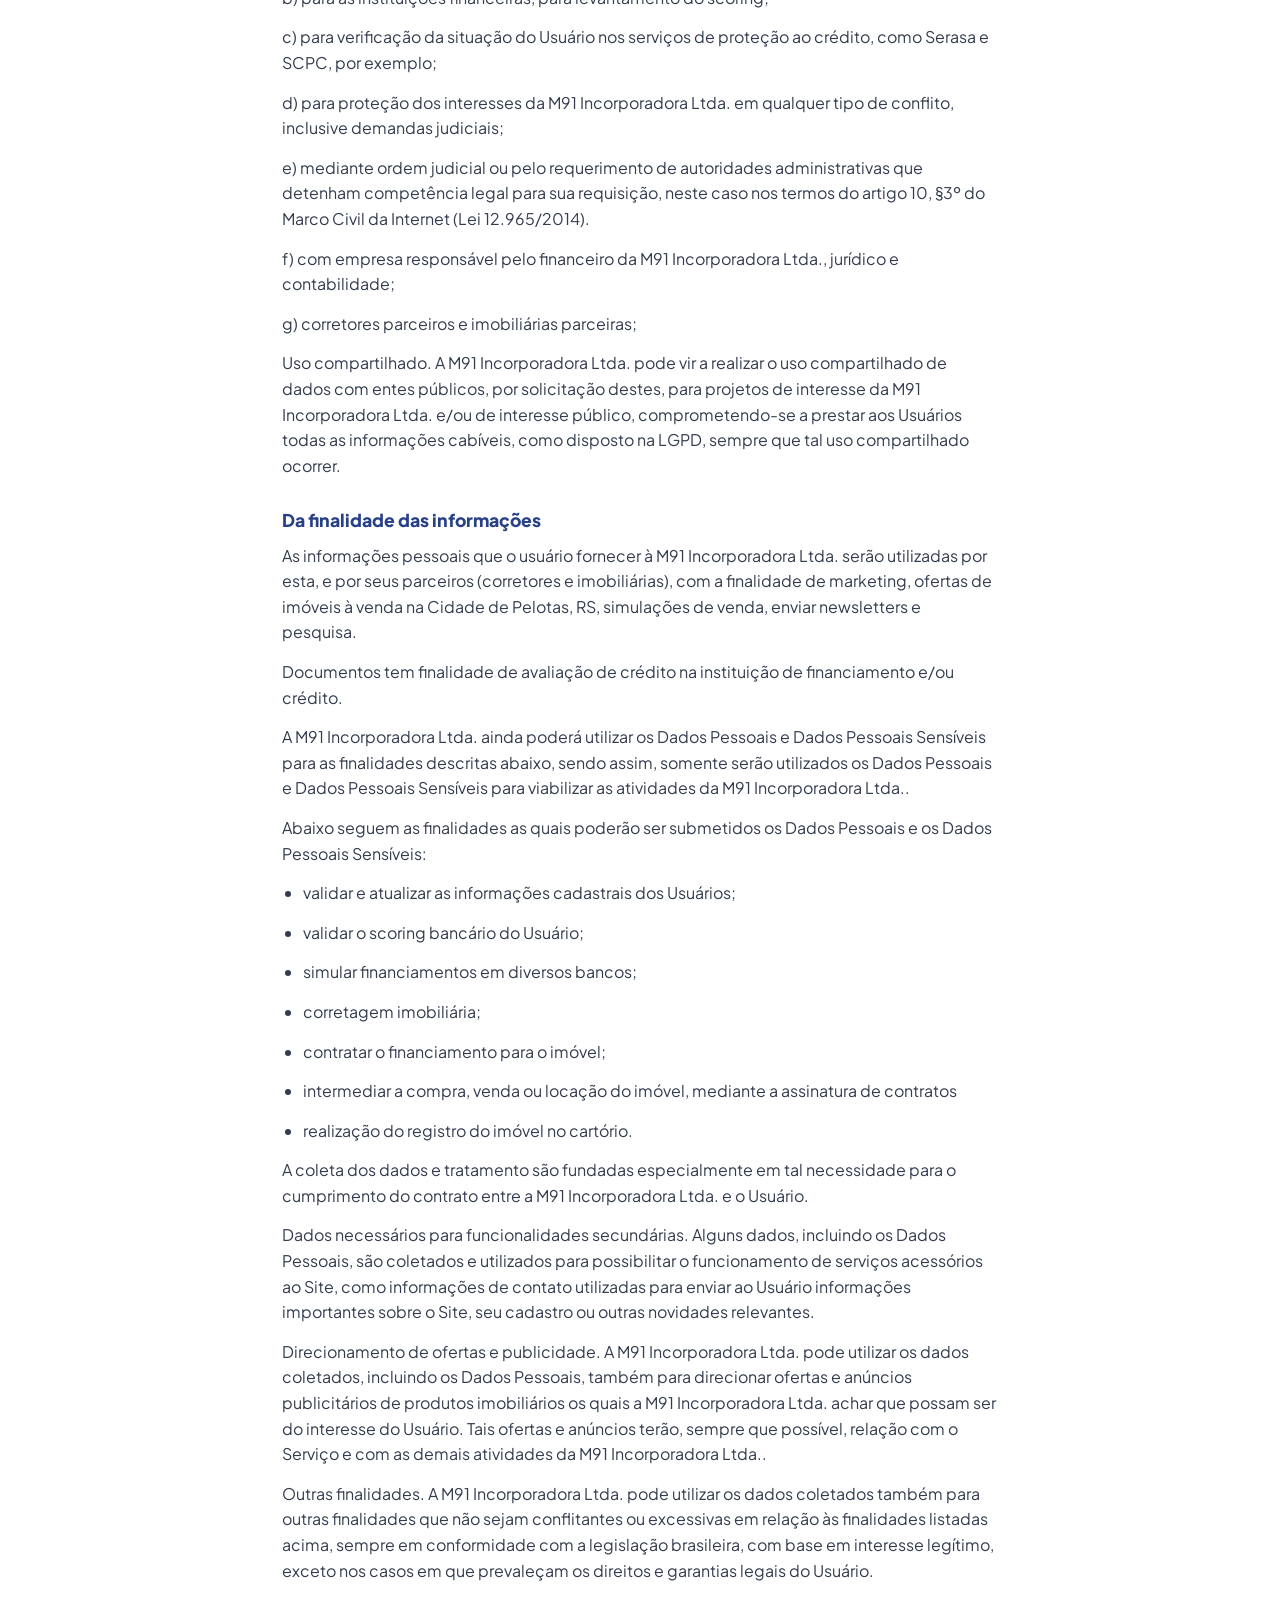
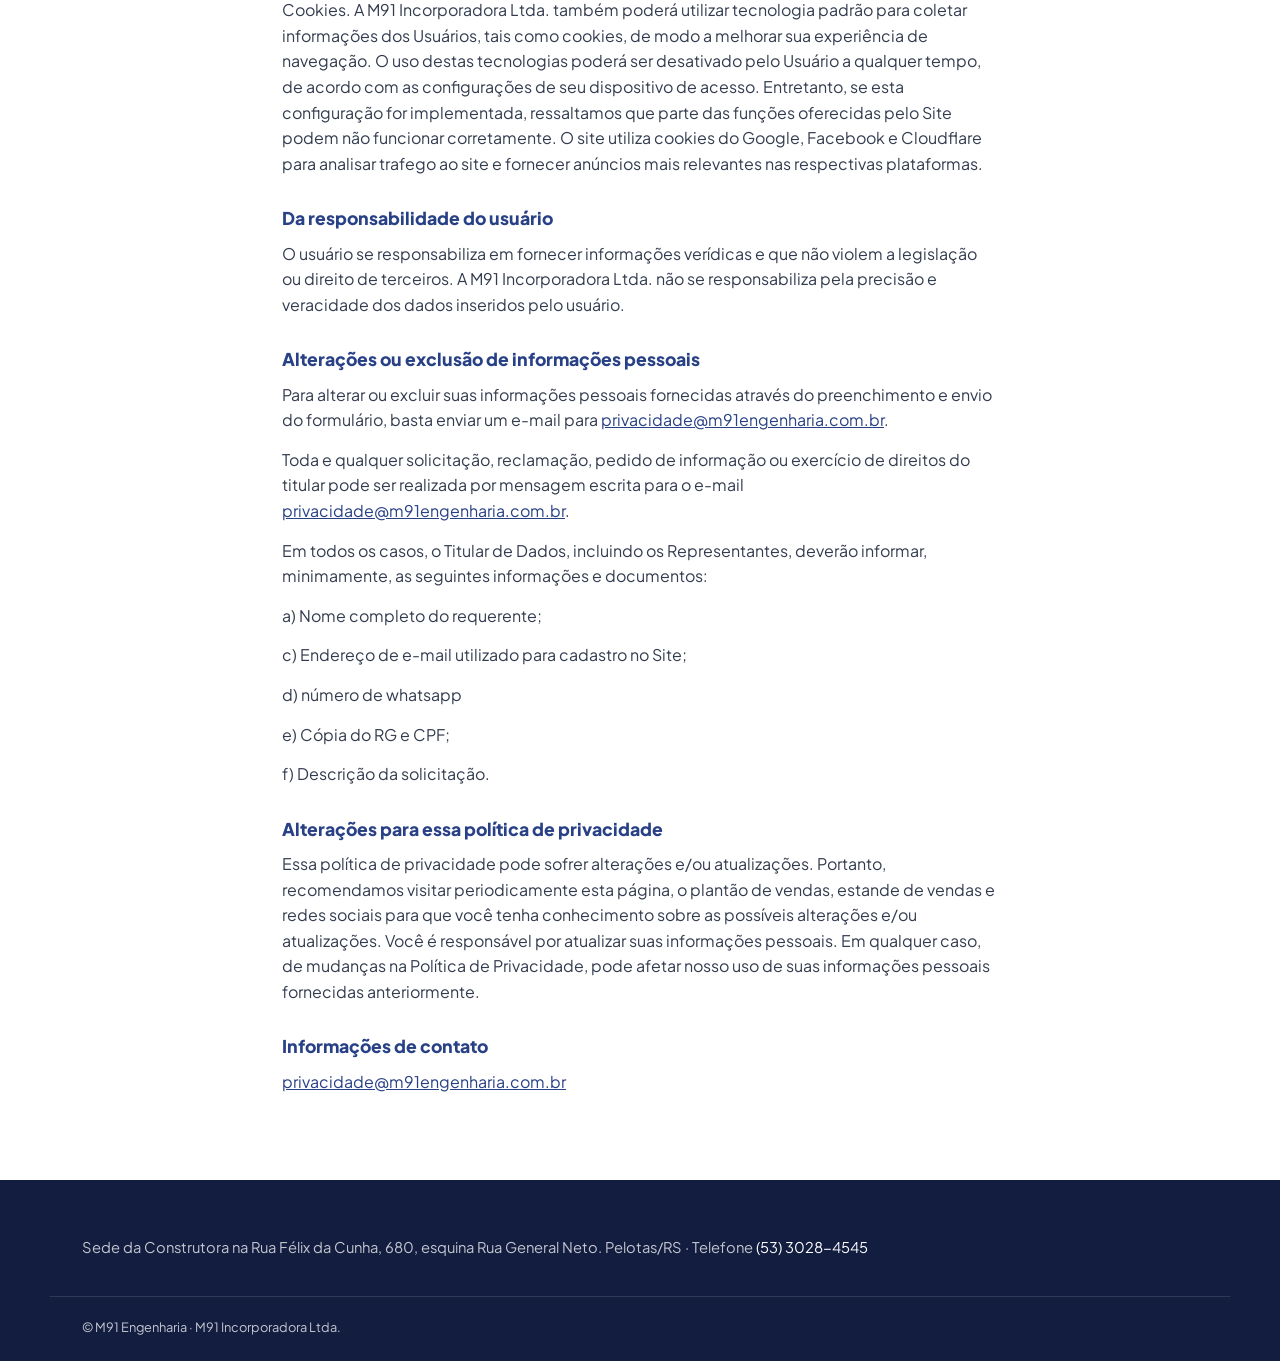
<file: politica-de-privacidade.html>
<!DOCTYPE html>
<html lang="pt-BR">
<head>
  <meta charset="utf-8">
  <meta name="viewport" content="width=device-width, initial-scale=1, viewport-fit=cover">
  <title>Política de Privacidade | M91 Engenharia</title>
  <meta name="description" content="Política de Privacidade da M91 Incorporadora Ltda.">
  <meta name="theme-color" content="#284085">
  <link rel="icon" href="favicon.ico" sizes="16x16 32x32 48x48">
  <link rel="icon" type="image/png" sizes="32x32" href="img/favicon-32.png">
  <link rel="icon" type="image/png" sizes="192x192" href="img/icon-192.png">
  <link rel="apple-touch-icon" href="img/apple-touch-icon.png">
  <link rel="preload" href="fonts/plus-jakarta-sans-latin.woff2" as="font" type="font/woff2" crossorigin>
  <link rel="stylesheet" href="css/style.css">
  <style>
    .legal-header { background: var(--navy); }
    .legal-header .header-inner { justify-content: space-between; }
    .legal-header a.back { color: #fff; font-weight: 700; text-decoration: none; font-size: .92rem; display: inline-flex; align-items: center; gap: 6px; min-height: 44px; }
    .legal { padding: calc(var(--header-h) + 40px) 0 72px; }
    .legal .wrap { max-width: 780px; }
    .legal h1 { font-size: clamp(1.7rem, 6vw, 2.4rem); font-weight: 800; color: var(--navy-900); margin-bottom: 28px; }
    .legal h2 { font-size: 1.1rem; font-weight: 800; color: var(--navy); margin: 32px 0 12px; letter-spacing: 0; }
    .legal p, .legal li { color: #333c4f; margin-bottom: 14px; }
    .legal ul { list-style: disc; padding-left: 1.3em; margin-bottom: 14px; }
    .legal ol { list-style: none; padding-left: 0; }
  </style>
</head>
<body>
  <header class="site-header legal-header">
    <div class="wrap header-inner">
      <a href="index.html" class="brand" aria-label="M91 Engenharia, página inicial">
        <img src="img/logo-branco.webp" alt="M91 Engenharia" width="160" height="43">
      </a>
      <a class="back" href="index.html">&larr; Voltar ao site</a>
    </div>
  </header>

  <main class="legal">
    <div class="wrap">
      <h1>Política de Privacidade da M91 Incorporadora Ltda.</h1>

      <p>Todas as informações pessoais, que dizem respeito ao público interessado nas ofertas dos produtos imobiliários divulgados pela M91 Incorporadora Ltda., ora denominado usuário, que vier a preencher o formulário de dados e enviar à M91 Incorporadora Ltda., serão tratadas em consonância com a Lei nº 13.709 da Proteção de Dados Pessoais de 14 de agosto de 2018.</p>
      <p>Para viabilizar a atividade da M91 Incorporadora Ltda., o usuário deverá fazer, em um primeiro momento, seu cadastro incluindo no formulário de cadastro seus Dados Pessoais listados a seguir: RG, CPF, nome completo, endereço completo, número de whatsapp, data de nascimento, estado civil, profissão, informar se possui dependentes, situação de fundo de garantia, situação de moradia, dados de renda e dados bancários.</p>
      <p>Em um segundo momento, assim que o Usuário optar por iniciar ou seguir com uma negociação, poderão ser solicitados os seguintes Dados Pessoais dos Usuários e dos Representantes, bem como imagens tiradas de tais documentos: RG, CNH, RNE, Conta de Energia, Conta de Telefone, Conta de TV a Cabo, Holerite, Carteira de Trabalho – Capa, Carteira de Trabalho - Qualificação Civil, Carteira de Trabalho - Contrato de Trabalho, Carteira de Trabalho – FGTS, Recibo Imposto de Renda, Declaração de Imposto de Renda, Extrato de Conta Bancária, Contrato de Prestação de Serviços, DECORE, Contrato Social, Contra-Cheque de Pró Labore, Declaração de Retirada Mensal, Faturamento de Empresa, Carta Concessão, Extrato de Benefício, Extrato de Aplicação/Poupança, Contrato de Aluguel, Recibo de Aluguel, Extrato FGTS, fatura de cartão de crédito, documentos de empresas em que é sócio e documentos de aposentadoria, entre outros documentos que o agente financeiro possa solicitar para viabilizar o financimento.</p>
      <p>Ainda, poderão ser solicitados Certidão de Nascimento, Certidão de Casamento, União Estável ou Averbação de Divórcio.</p>

      <h2>Do consentimento</h2>
      <p>Uma vez que o usuário forneça seus dados e clique em enviar formulário, chat, site, telefone email, ou ao disponibilizar documentos e dados em nossos estantes e plantões de venda, estará automaticamente concordando com os termos e regras de utilização da política de privacidade da M91 Incorporadora Ltda., sendo que tem conhecimento, bem como autoriza o compartilhamento dos dados fornecidos à M91 Incorporadora Ltda. para que esta venha a compartilhar os referidos dados junto a corretores, imobiliárias parceiras, agentes financeiros e Registros de Imóveis.</p>

      <h2>Sobre uso e armazenamento de dados</h2>
      <p>O usuário resta ciente que as informações pessoais fornecidas serão compartilhadas com corretores, imobiliárias parceiras, agentes financeiros e Registros de Imóveis, pelo que o preenchimento e envio dos dados solicitados no formulário, corresponde ao consentimento expresso quanto à coleta/uso/armazenamento/tratamento de dados (inclusive pelos corretores parceiros, imobiliárias parceiras, instituições financeiras e registros de Imóveis).</p>
      <p>Frisa-se que embora a M91 Incorporadora Ltda. execute boas práticas de proteção e segurança, nenhum serviço web possui 100% de garantia contra invasões, pelo que o usuário exime a M91 Incorporadora Ltda. de quaisquer responsabilidades, caso venha ocorrer qualquer tipo de invasão.</p>
      <p>COMUNICAÇÃO A TERCEIROS: A M91 Incorporadora Ltda. poderá compartilhar com terceiros os dados coletados por meio do Site, whatsapp, plantão de vendas, chat e estandes nas situações descritas abaixo:</p>
      <ol>
        <li>a) para a empresa responsável pelo armazenamento e processamento dos dados; caso necessário;</li>
        <li>b) para as instituições financeiras, para levantamento do scoring;</li>
        <li>c) para verificação da situação do Usuário nos serviços de proteção ao crédito, como Serasa e SCPC, por exemplo;</li>
        <li>d) para proteção dos interesses da M91 Incorporadora Ltda. em qualquer tipo de conflito, inclusive demandas judiciais;</li>
        <li>e) mediante ordem judicial ou pelo requerimento de autoridades administrativas que detenham competência legal para sua requisição, neste caso nos termos do artigo 10, §3º do Marco Civil da Internet (Lei 12.965/2014).</li>
        <li>f) com empresa responsável pelo financeiro da M91 Incorporadora Ltda., jurídico e contabilidade;</li>
        <li>g) corretores parceiros e imobiliárias parceiras;</li>
      </ol>
      <p>Uso compartilhado. A M91 Incorporadora Ltda. pode vir a realizar o uso compartilhado de dados com entes públicos, por solicitação destes, para projetos de interesse da M91 Incorporadora Ltda. e/ou de interesse público, comprometendo-se a prestar aos Usuários todas as informações cabíveis, como disposto na LGPD, sempre que tal uso compartilhado ocorrer.</p>

      <h2>Da finalidade das informações</h2>
      <p>As informações pessoais que o usuário fornecer à M91 Incorporadora Ltda. serão utilizadas por esta, e por seus parceiros (corretores e imobiliárias), com a finalidade de marketing, ofertas de imóveis à venda na Cidade de Pelotas, RS, simulações de venda, enviar newsletters e pesquisa.</p>
      <p>Documentos tem finalidade de avaliação de crédito na instituição de financiamento e/ou crédito.</p>
      <p>A M91 Incorporadora Ltda. ainda poderá utilizar os Dados Pessoais e Dados Pessoais Sensíveis para as finalidades descritas abaixo, sendo assim, somente serão utilizados os Dados Pessoais e Dados Pessoais Sensíveis para viabilizar as atividades da M91 Incorporadora Ltda..</p>
      <p>Abaixo seguem as finalidades as quais poderão ser submetidos os Dados Pessoais e os Dados Pessoais Sensíveis:</p>
      <ul>
        <li>validar e atualizar as informações cadastrais dos Usuários;</li>
        <li>validar o scoring bancário do Usuário;</li>
        <li>simular financiamentos em diversos bancos;</li>
        <li>corretagem imobiliária;</li>
        <li>contratar o financiamento para o imóvel;</li>
        <li>intermediar a compra, venda ou locação do imóvel, mediante a assinatura de contratos</li>
        <li>realização do registro do imóvel no cartório.</li>
      </ul>
      <p>A coleta dos dados e tratamento são fundadas especialmente em tal necessidade para o cumprimento do contrato entre a M91 Incorporadora Ltda. e o Usuário.</p>
      <p>Dados necessários para funcionalidades secundárias. Alguns dados, incluindo os Dados Pessoais, são coletados e utilizados para possibilitar o funcionamento de serviços acessórios ao Site, como informações de contato utilizadas para enviar ao Usuário informações importantes sobre o Site, seu cadastro ou outras novidades relevantes.</p>
      <p>Direcionamento de ofertas e publicidade. A M91 Incorporadora Ltda. pode utilizar os dados coletados, incluindo os Dados Pessoais, também para direcionar ofertas e anúncios publicitários de produtos imobiliários os quais a M91 Incorporadora Ltda. achar que possam ser do interesse do Usuário. Tais ofertas e anúncios terão, sempre que possível, relação com o Serviço e com as demais atividades da M91 Incorporadora Ltda..</p>
      <p>Outras finalidades. A M91 Incorporadora Ltda. pode utilizar os dados coletados também para outras finalidades que não sejam conflitantes ou excessivas em relação às finalidades listadas acima, sempre em conformidade com a legislação brasileira, com base em interesse legítimo, exceto nos casos em que prevaleçam os direitos e garantias legais do Usuário.</p>
      <p>Cookies. A M91 Incorporadora Ltda. também poderá utilizar tecnologia padrão para coletar informações dos Usuários, tais como cookies, de modo a melhorar sua experiência de navegação. O uso destas tecnologias poderá ser desativado pelo Usuário a qualquer tempo, de acordo com as configurações de seu dispositivo de acesso. Entretanto, se esta configuração for implementada, ressaltamos que parte das funções oferecidas pelo Site podem não funcionar corretamente. O site utiliza cookies do Google, Facebook e Cloudflare para analisar trafego ao site e fornecer anúncios mais relevantes nas respectivas plataformas.</p>

      <h2>Da responsabilidade do usuário</h2>
      <p>O usuário se responsabiliza em fornecer informações verídicas e que não violem a legislação ou direito de terceiros. A M91 Incorporadora Ltda. não se responsabiliza pela precisão e veracidade dos dados inseridos pelo usuário.</p>

      <h2>Alterações ou exclusão de informações pessoais</h2>
      <p>Para alterar ou excluir suas informações pessoais fornecidas através do preenchimento e envio do formulário, basta enviar um e-mail para <a href="mailto:privacidade@m91engenharia.com.br">privacidade@m91engenharia.com.br</a>.</p>
      <p>Toda e qualquer solicitação, reclamação, pedido de informação ou exercício de direitos do titular pode ser realizada por mensagem escrita para o e-mail <a href="mailto:privacidade@m91engenharia.com.br">privacidade@m91engenharia.com.br</a>.</p>
      <p>Em todos os casos, o Titular de Dados, incluindo os Representantes, deverão informar, minimamente, as seguintes informações e documentos:</p>
      <ol>
        <li>a) Nome completo do requerente;</li>
        <li>c) Endereço de e-mail utilizado para cadastro no Site;</li>
        <li>d) número de whatsapp</li>
        <li>e) Cópia do RG e CPF;</li>
        <li>f) Descrição da solicitação.</li>
      </ol>

      <h2>Alterações para essa política de privacidade</h2>
      <p>Essa política de privacidade pode sofrer alterações e/ou atualizações. Portanto, recomendamos visitar periodicamente esta página, o plantão de vendas, estande de vendas e redes sociais para que você tenha conhecimento sobre as possíveis alterações e/ou atualizações. Você é responsável por atualizar suas informações pessoais. Em qualquer caso, de mudanças na Política de Privacidade, pode afetar nosso uso de suas informações pessoais fornecidas anteriormente.</p>

      <h2>Informações de contato</h2>
      <p><a href="mailto:privacidade@m91engenharia.com.br">privacidade@m91engenharia.com.br</a></p>
    </div>
  </main>

  <footer class="site-footer">
    <div class="wrap">
      <p>Sede da Construtora na Rua Félix da Cunha, 680, esquina Rua General Neto. Pelotas/RS · Telefone <a href="tel:+555330284545">(53) 3028-4545</a></p>
    </div>
    <div class="wrap copyright">
      <p>&copy; M91 Engenharia · M91 Incorporadora Ltda.</p>
    </div>
  </footer>
</body>
</html>
</file>
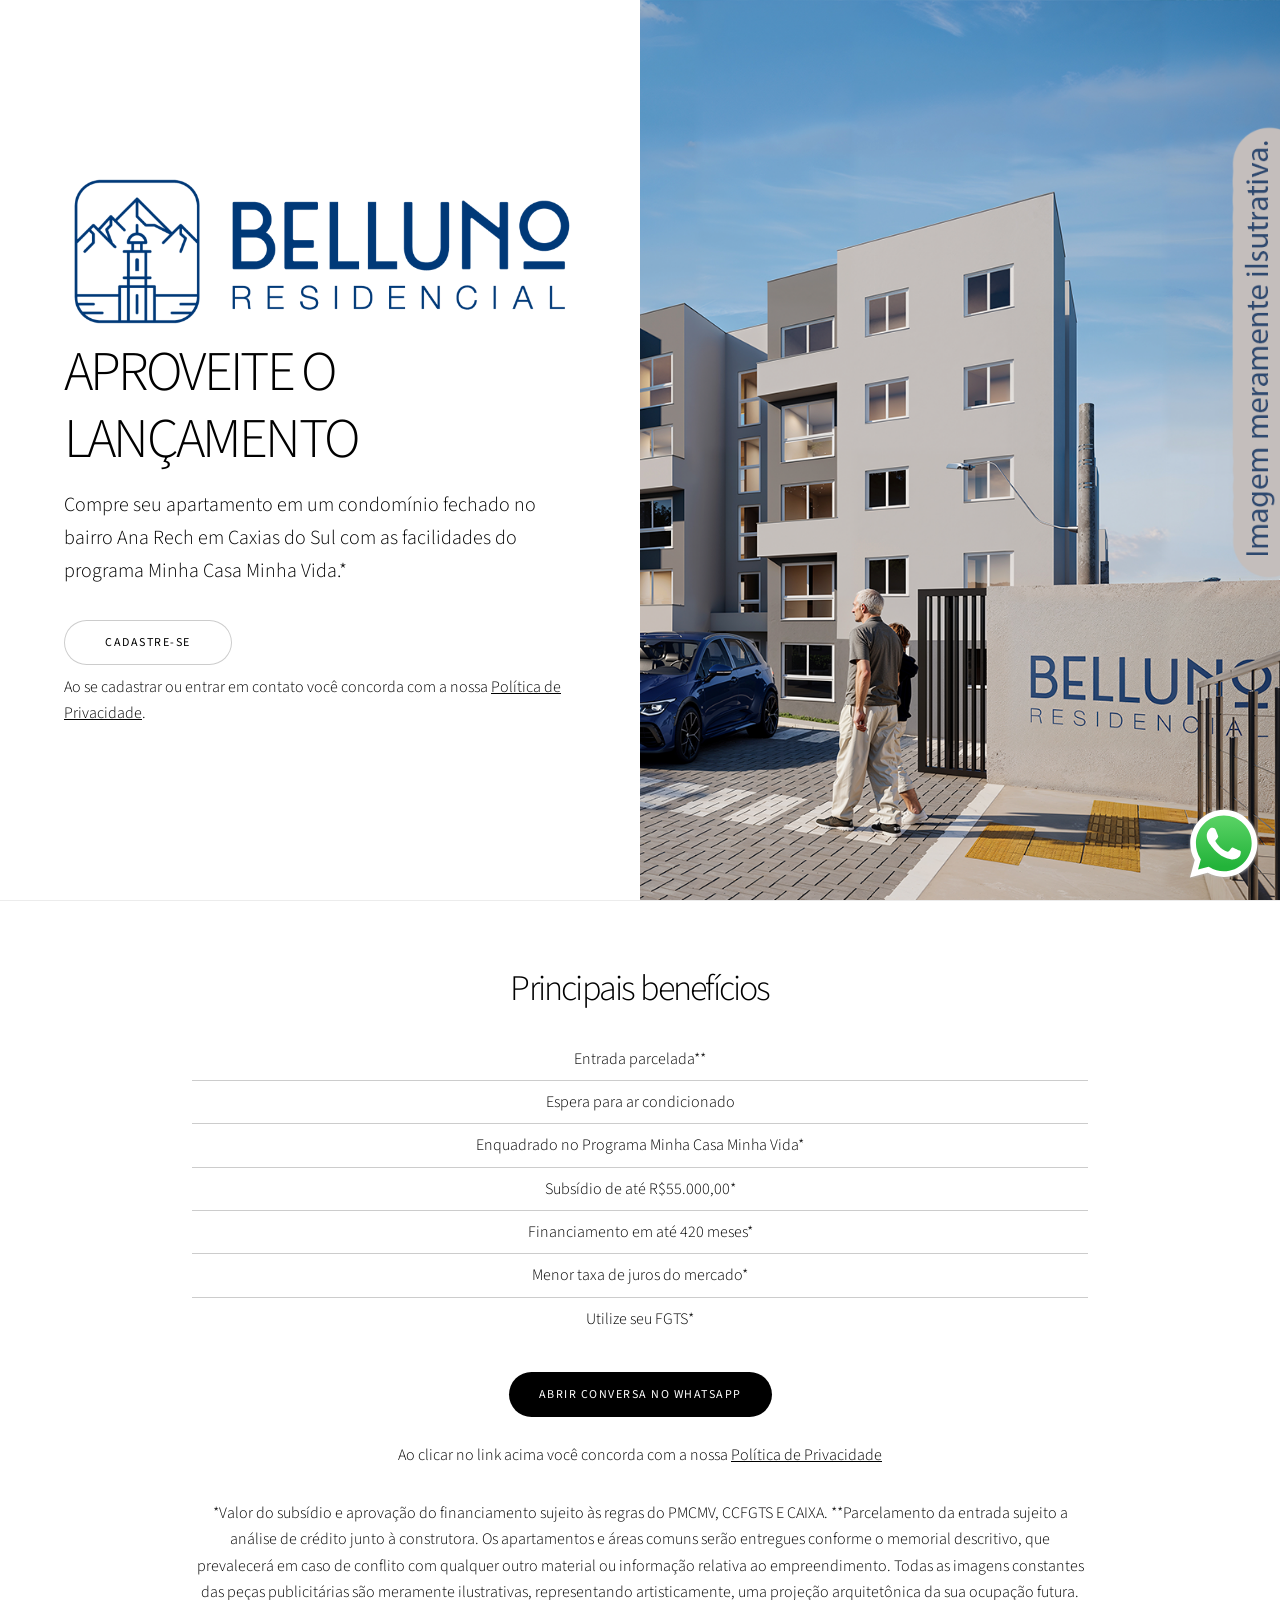
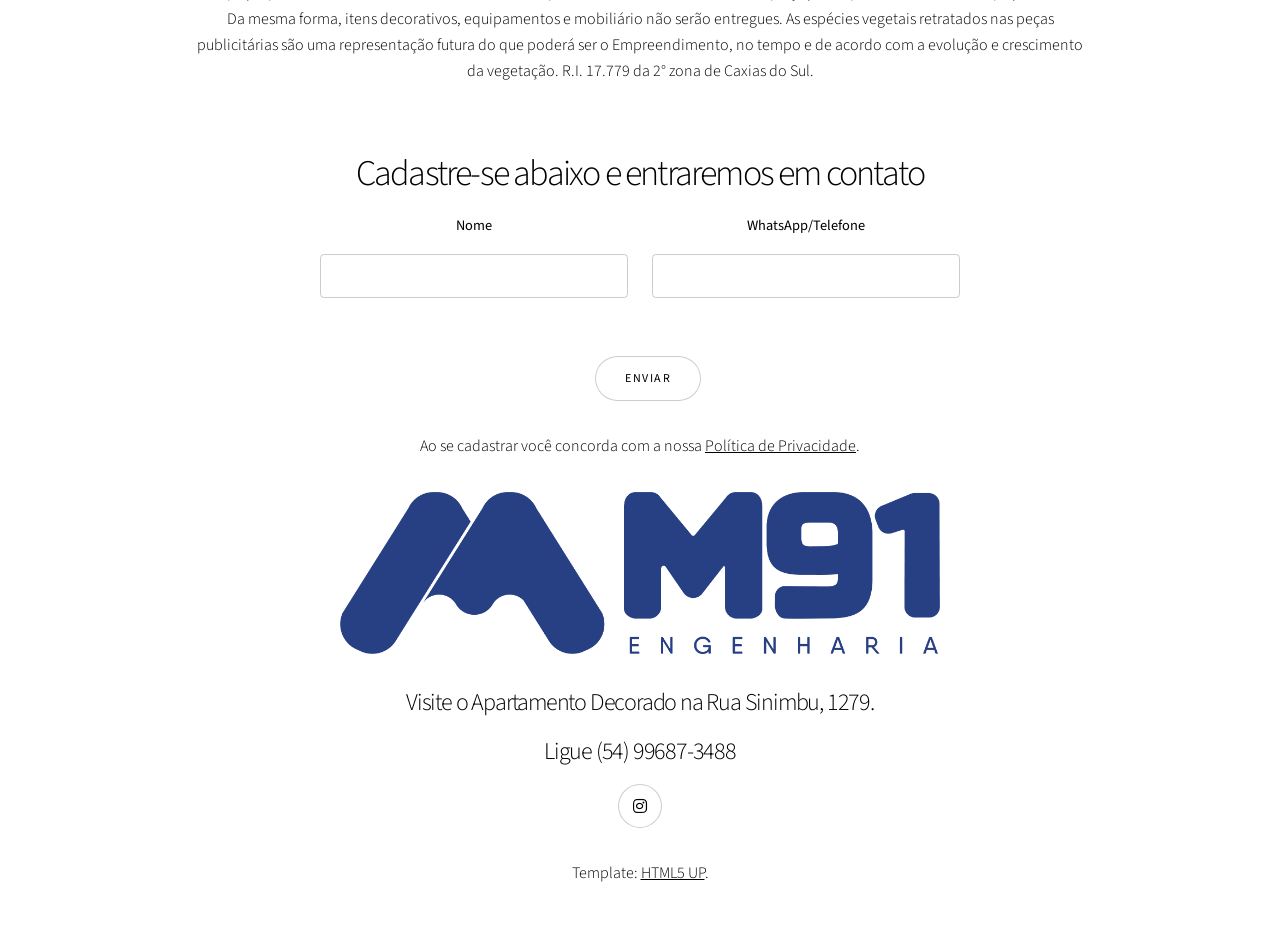
<file: belluno/belluno.html>
<!DOCTYPE HTML>
<!--
	Story by HTML5 UP
	html5up.net | @ajlkn
	Free for personal and commercial use under the CCA 3.0 license (html5up.net/license)
-->
<style>
  .whatsapp {
  z-index: 100;
  position: fixed;
  bottom: 0;
  right: 0;
  display: inline-flex;
  margin: 0 1em 1em 0;
  width: 80px;
  height: 80px;

} 


</style>
<html>
	<head>
		<title>Residencial Belluno</title>
		<meta charset="utf-8" />
		<meta name="viewport" content="width=device-width, initial-scale=1, user-scalable=no" />
		<link rel="stylesheet" href="assets/css/main.css" />
		<noscript><link rel="stylesheet" href="assets/css/noscript.css" /></noscript>
	</head>
		<a class="whatsapp" href="https://api.whatsapp.com/send?phone=5554996873488&text=Oi!%20Vi%20o%20site%20do%20Residencial%20Belluno%20e%20gostaria%20de%20mais%20informa%C3%A7%C3%B5es">
  <img src="images/WhatsApp.svg" alt="" width="100%" />

</a>
	<body class="is-preload">

		<!-- Wrapper -->
			<div id="wrapper" class="divided">

				<!-- One -->
					<section class="banner style1 orient-left content-align-left image-position-right fullscreen onload-image-fade-in onload-content-fade-right">
						<div class="content"><img src="logobelluno.png" style="max-width:600px;width:100%" alt="" />
							<h1>APROVEITE O LANÇAMENTO</h1>
							<p class="major">Compre seu apartamento em um condomínio fechado no bairro Ana Rech em Caxias do Sul com as facilidades do programa Minha Casa Minha Vida.*</p>						
							<ul class="actions stacked">
								<li><a href="#first" class="button big wide smooth-scroll-middle">Cadastre-se</a></li>
								<p style="padding-bottom: 0; margin-bottom: 0;">Ao se cadastrar ou entrar em contato você concorda com a nossa <a href="politica-de-privacidade.html">Política de Privacidade</a>.</p>
							</ul>
						</div>
						<div class="image">
							<img src="images/banner1.png" alt="" />
						</div>
					</section>

									<!-- Five -->
					<section class="wrapper style1 align-center">
						<div class="inner">
							<h2>Principais benefícios</h2>
							<p><ul class="alt">
<li>Entrada parcelada**
</li><li>Espera para ar condicionado
</li><li>Enquadrado no Programa Minha Casa Minha Vida*
</li><li>Subsídio de até R$55.000,00*
</li><li>Financiamento em até 420 meses*
</li><li>Menor taxa de juros do mercado*
</li><li>Utilize seu FGTS*
</li></ul>
<a href="https://api.whatsapp.com/send?phone=5554996873488&text=Oi!%20Vi%20o%20site%20do%20Residencial%20Belluno%20e%20gostaria%20de%20mais%20informa%C3%A7%C3%B5es." class="button primary">ABRIR CONVERSA NO WHATSAPP</a><p style="padding-top: 1em;">Ao clicar no link acima você concorda com a nossa <a href="politica-de-privacidade.html">Política de Privacidade</a></p>

</p><p>*Valor do subsídio e aprovação do financiamento sujeito às regras do PMCMV, CCFGTS E CAIXA. **Parcelamento da entrada sujeito a análise de crédito junto à construtora. Os apartamentos e áreas comuns serão entregues
conforme o memorial descritivo, que prevalecerá em caso de conflito com qualquer outro material ou informação relativa ao empreendimento. Todas
as imagens constantes das peças publicitárias são meramente ilustrativas, representando artisticamente, uma projeção arquitetônica da sua ocupação
futura. Da mesma forma, itens decorativos, equipamentos e mobiliário não serão entregues. As espécies vegetais retratados nas peças publicitárias são
uma representação futura do que poderá ser o Empreendimento, no tempo e de acordo com a evolução e crescimento da vegetação. R.I. 17.779 da 2°
zona de Caxias do Sul.</p>

						</div>
<!-- Seven -->
					<section class="wrapper style1 align-center">
						<div class="inner medium" style="padding-top: 0em;"  >
							<h2>Cadastre-se abaixo e entraremos em contato</h2>
							<script type="text/javascript">var submitted=false;</script>
							<iframe name="hidden_iframe" id="hidden_iframe" style="display:none;" 
							onload="if(submitted) {window.location='obrigado.html';}"></iframe>

							<form id="submitButton" action="https://docs.google.com/forms/d/e/1FAIpQLSd_VbDf6BsTE7RYKju-xuxduGBsQ1FmaByCuDdsGgvifMxW4g/formResponse" target="hidden_iframe" onsubmit="submitted=true;">
								<div class="fields">
									<div class="field half">
										<label>Nome</label>
										<input name="entry.2005620554" type="text" id="nome" required="true"/>
									</div>
									<div class="field half">
										<label>WhatsApp/Telefone</label>
										<input name="entry.1828665424" type="text" id="telefone" required="true"/><br>
									</div>
								</div>
								<ul class="actions special"><div id="first"></div>
									<li><input class="button" id="botaocadastro" type="submit" value="Enviar"></li>
								</ul>
								<p>Ao se cadastrar você concorda com a nossa <a href="politica-de-privacidade.html">Política de Privacidade</a>.</p>
							</form>
												<section class="wrapper style3 align-center">
						<div class="content"><img src="logom91.png" style="max-width:600px;width:100%" alt="" /></div>
						<div class="inner">
							<h3 style="padding-top:1em">Visite o Apartamento Decorado na Rua Sinimbu, 1279.</h3>
<h3>Ligue (54) 99687-3488</h3>
							<ul class="icons">

								<li><a href="https://instagram.com/m91serra" class="icon brands style2 fa-instagram"><span class="label">Instagram</span></a></li>

							</ul>

<p>Template: <a href="https://html5up.net">HTML5 UP</a>.</p>
						</div>
					</section>

			</div>
						</div>

					</section>


		<!-- Scripts -->
			<script src="assets/js/jquery.min.js"></script>
			<script src="assets/js/jquery.scrollex.min.js"></script>
			<script src="assets/js/jquery.scrolly.min.js"></script>
			<script src="assets/js/browser.min.js"></script>
			<script src="assets/js/breakpoints.min.js"></script>
			<script src="assets/js/util.js"></script>
			<script src="assets/js/main.js"></script>


	</body>
</html>
</file>
<file: css/style.css>
/* ==========================================================================
   M91 Engenharia
   Mobile-first. Animações só com transform/opacity para rodar bem
   em celulares de entrada.
   ========================================================================== */

/* Fonte hospedada no próprio site (Plus Jakarta Sans, licença OFL em fonts/OFL.txt).
   Sem chamadas ao Google Fonts: o IP do visitante não vai para terceiros. */
@font-face {
  font-family: "Plus Jakarta Sans";
  font-style: normal;
  font-weight: 400 800;
  font-display: swap;
  src: url("../fonts/plus-jakarta-sans-latin-ext.woff2") format("woff2");
  unicode-range: U+0100-02BA, U+02BD-02C5, U+02C7-02CC, U+02CE-02D7, U+02DD-02FF, U+0304, U+0308, U+0329, U+1D00-1DBF, U+1E00-1E9F, U+1EF2-1EFF, U+2020, U+20A0-20AB, U+20AD-20C4, U+2113, U+2C60-2C7F, U+A720-A7FF;
}
@font-face {
  font-family: "Plus Jakarta Sans";
  font-style: normal;
  font-weight: 400 800;
  font-display: swap;
  src: url("../fonts/plus-jakarta-sans-latin.woff2") format("woff2");
  unicode-range: U+0000-00FF, U+0131, U+0152-0153, U+02BB-02BC, U+02C6, U+02DA, U+02DC, U+0304, U+0308, U+0329, U+2000-206F, U+20AC, U+2122, U+2191, U+2193, U+2212, U+2215, U+FEFF, U+FFFD;
}

:root {
  --navy: #284085;
  --navy-700: #1f3369;
  --navy-900: #121d40;
  --cyan: #03b6ce;
  --cyan-600: #0398ad;
  --wa: #1fa855;
  --wa-700: #178a45;
  --ink: #15203a;
  --muted: #5a6478;
  --line: #e2e7f0;
  --bg: #ffffff;
  --bg-soft: #f2f5fa;

  --radius: 16px;
  --radius-sm: 10px;
  --shadow: 0 10px 30px -12px rgba(18, 29, 64, .25);
  --ease: cubic-bezier(.22, .8, .24, 1);
  --header-h: 64px;
  --gutter: 16px;
  --font: "Plus Jakarta Sans", system-ui, -apple-system, "Segoe UI", Roboto, Arial, sans-serif;
}

*, *::before, *::after { box-sizing: border-box; }

html { scroll-behavior: smooth; scroll-padding-top: var(--header-h); -webkit-text-size-adjust: 100%; }

body {
  margin: 0;
  font-family: var(--font);
  font-size: 16px;
  line-height: 1.6;
  color: var(--ink);
  background: var(--bg);
  -webkit-font-smoothing: antialiased;
  overflow-x: hidden;
}

img { max-width: 100%; height: auto; display: block; }
a { color: var(--navy); }
h1, h2, h3, h4 { line-height: 1.15; margin: 0; letter-spacing: -.02em; }
p { margin: 0; }
ul, ol { margin: 0; padding: 0; list-style: none; }
button { font: inherit; cursor: pointer; }

.wrap { width: 100%; max-width: 1180px; margin: 0 auto; padding-inline: var(--gutter); }

.ico { width: 1.15em; height: 1.15em; fill: currentColor; flex: none; }

.eyebrow {
  display: inline-block;
  font-size: .78rem;
  font-weight: 700;
  letter-spacing: .14em;
  text-transform: uppercase;
  color: var(--cyan-600);
  margin-bottom: .75rem;
}

/* ---------- Botões ---------- */
.btn {
  display: inline-flex;
  align-items: center;
  justify-content: center;
  gap: .5em;
  min-height: 48px;
  padding: .7em 1.3em;
  border-radius: 999px;
  border: 2px solid transparent;
  font-weight: 700;
  font-size: .95rem;
  text-decoration: none;
  white-space: nowrap;
  transition: transform .2s var(--ease), background-color .2s, color .2s, border-color .2s;
  -webkit-tap-highlight-color: transparent;
}
.btn:active { transform: scale(.97); }
.btn-lg { min-height: 54px; padding: .8em 1.6em; font-size: 1rem; }
.btn-sm { min-height: 44px; padding: .55em 1.1em; font-size: .88rem; }
.btn-wa { background: var(--wa); color: #fff; }
.btn-wa:hover { background: var(--wa-700); }
.btn-primary { background: var(--navy); color: #fff; }
.btn-primary:hover { background: var(--navy-700); }
.btn-outline { border-color: var(--line); color: var(--navy); background: #fff; }
.btn-outline:hover { border-color: var(--navy); }
.btn-ghost { border-color: rgba(255,255,255,.7); color: #fff; }
.btn-ghost:hover { background: #fff; color: var(--navy); }

/* ---------- Cabeçalho ---------- */
.site-header {
  position: fixed;
  inset: 0 0 auto 0;
  z-index: 50;
  height: var(--header-h);
  transition: background-color .3s, box-shadow .3s;
}
.header-inner { height: 100%; display: flex; align-items: center; justify-content: space-between; }
.brand { position: relative; display: block; width: 128px; }
.brand img { width: 100%; transition: opacity .3s; }
.brand .logo-dark { position: absolute; inset: 0; opacity: 0; }

.site-header.is-solid { background: #fff; box-shadow: 0 1px 0 var(--line), 0 6px 20px -12px rgba(18,29,64,.25); }
.site-header.is-solid .logo-light { opacity: 0; }
.site-header.is-solid .logo-dark { opacity: 1; }

.menu-toggle {
  width: 48px; height: 48px; margin-right: -10px;
  border: 0; background: none;
  display: grid; place-content: center; gap: 5px;
}
.menu-toggle span { display: block; width: 24px; height: 2px; border-radius: 2px; background: #fff; transition: transform .3s var(--ease), opacity .2s, background-color .3s; }
.site-header.is-solid .menu-toggle span, .menu-open .menu-toggle span { background: var(--navy); }
.menu-open .menu-toggle span:nth-child(1) { transform: translateY(7px) rotate(45deg); }
.menu-open .menu-toggle span:nth-child(2) { opacity: 0; }
.menu-open .menu-toggle span:nth-child(3) { transform: translateY(-7px) rotate(-45deg); }

/* Menu mobile */
.nav {
  position: fixed;
  inset: var(--header-h) 0 auto 0;
  background: #fff;
  padding: 8px var(--gutter) 24px;
  display: flex;
  flex-direction: column;
  box-shadow: 0 20px 30px -20px rgba(18,29,64,.35);
  transform: translateY(-12px);
  opacity: 0;
  visibility: hidden;
  transition: transform .3s var(--ease), opacity .25s, visibility 0s .3s;
}
.nav a:not(.btn) { padding: 14px 0; font-weight: 600; color: var(--ink); text-decoration: none; border-bottom: 1px solid var(--line); }
.nav .nav-cta { margin-top: 16px; }
.menu-open .site-header { background: #fff; }
.menu-open .logo-light { opacity: 0; }
.menu-open .logo-dark { opacity: 1; }
.menu-open .nav { transform: none; opacity: 1; visibility: visible; transition: transform .3s var(--ease), opacity .25s; }

/* ---------- Hero ---------- */
.hero {
  position: relative;
  min-height: 100vh;
  min-height: 100svh;
  display: flex;
  align-items: flex-end;
  color: #fff;
  overflow: hidden;
  background: var(--navy-900);
  isolation: isolate;
}
.hero-media, .hero-media img { position: absolute; inset: 0; width: 100%; height: 100%; }
.hero-media { z-index: -2; }
.hero-media img { object-fit: cover; object-position: 50% 70%; }
.js .hero-media img { animation: kenburns 9s var(--ease) both; }
.hero-shade {
  position: absolute; inset: 0; z-index: -1;
  background:
    linear-gradient(180deg, rgba(18,29,64,.55) 0%, rgba(18,29,64,0) 22%),
    linear-gradient(0deg, rgba(18,29,64,.95) 0%, rgba(18,29,64,.75) 38%, rgba(18,29,64,0) 72%);
}
.hero-content { padding-top: calc(var(--header-h) + 24px); padding-bottom: 96px; }
.hero .eyebrow { color: #7fe3f0; }
.hero-title { font-size: clamp(2.35rem, 10.5vw, 5.2rem); font-weight: 800; letter-spacing: -.035em; line-height: 1.02; margin-bottom: 1.1rem; }
.hero-title .line { display: block; overflow: hidden; padding-bottom: .16em; margin-bottom: -.1em; }
.hero-title .line > span { display: inline-block; }
.hero-title .line:first-child { color: #7fe3f0; }
.hero-lead { font-size: 1.05rem; max-width: 34em; color: rgba(255,255,255,.9); margin-bottom: 1.6rem; }
.hero-lead strong { color: #fff; }
.hero-actions { display: flex; flex-wrap: wrap; gap: 12px; }
.hero-actions .btn { flex: 1 1 200px; }

.hero-badge {
  position: absolute;
  top: calc(var(--header-h) + 20px);
  right: var(--gutter);
  width: 96px; height: 96px;
  border-radius: 50%;
  background: var(--cyan);
  color: #fff;
  display: grid; place-content: center; text-align: center;
  box-shadow: 0 12px 30px -10px rgba(3,182,206,.6);
}
.hero-badge::before {
  content: ""; position: absolute; inset: -6px; border-radius: 50%;
  border: 1.5px dashed rgba(255,255,255,.7);
}
.js .hero-badge::before { animation: spin 22s linear infinite; }
.badge-num { font-size: 2.1rem; font-weight: 800; line-height: 1; letter-spacing: -.04em; }
.badge-txt { font-size: .66rem; font-weight: 700; line-height: 1.2; text-transform: uppercase; letter-spacing: .06em; }

.scroll-cue {
  position: absolute; left: 50%; bottom: 20px; transform: translateX(-50%);
  width: 26px; height: 42px; border: 2px solid rgba(255,255,255,.6); border-radius: 14px;
}
.scroll-cue span { position: absolute; left: 50%; top: 8px; width: 4px; height: 8px; margin-left: -2px; border-radius: 2px; background: #fff; }
.js .scroll-cue span { animation: cue 1.8s var(--ease) infinite; }

/* Entrada do hero */
.js .hero-title .line > span { transform: translateY(105%); animation: rise .9s var(--ease) forwards; }
.js .hero-title .line:nth-child(1) > span { animation-delay: .15s; }
.js .hero-title .line:nth-child(2) > span { animation-delay: .27s; }
.js .hero-title .line:nth-child(3) > span { animation-delay: .39s; }
.js .hero-in { opacity: 0; animation: fadeUp .8s var(--ease) forwards; animation-delay: calc(.1s + var(--d, 0) * .1s); }

@keyframes kenburns { from { transform: scale(1.14); } to { transform: scale(1); } }
@keyframes rise { to { transform: none; } }
@keyframes fadeUp { from { opacity: 0; transform: translateY(18px); } to { opacity: 1; transform: none; } }
@keyframes spin { to { transform: rotate(360deg); } }
@keyframes cue { 0% { transform: translateY(0); opacity: 1; } 70% { transform: translateY(14px); opacity: 0; } 100% { opacity: 0; } }

/* ---------- Revelar ao rolar ---------- */
.js .reveal { opacity: 0; transform: translateY(26px); transition: opacity .7s var(--ease), transform .7s var(--ease); transition-delay: calc(var(--d, 0) * 90ms); }
.js .reveal.in { opacity: 1; transform: none; }

/* ---------- Números ---------- */
.stats { background: var(--navy); color: #fff; padding: 36px 0; }
.stats-grid { display: grid; grid-template-columns: 1fr 1fr; gap: 28px 16px; }
.stat strong { display: block; font-size: clamp(2rem, 9vw, 3rem); font-weight: 800; letter-spacing: -.04em; line-height: 1; color: #7fe3f0; font-variant-numeric: tabular-nums; }
.stat > span { font-size: .88rem; color: rgba(255,255,255,.85); display: block; margin-top: .35rem; line-height: 1.35; }

/* ---------- Seções ---------- */
.section { padding: 72px 0; }
.section-head { max-width: 680px; margin-bottom: 32px; }
.section-head h2 { font-size: clamp(1.8rem, 7vw, 2.8rem); font-weight: 800; margin-bottom: .8rem; color: var(--navy-900); }
.section-head p:not(.eyebrow) { color: var(--muted); font-size: 1.02rem; }
.section-head-sub { margin-top: 64px; max-width: none; }

/* ---------- Bella Vita ---------- */
.bella { background: var(--bg-soft); }
.map {
  position: relative;
  margin: 0;
  border-radius: var(--radius);
  overflow: hidden;
  box-shadow: var(--shadow);
  background: #cfd8e6;
  aspect-ratio: 900 / 541;
}
.map img { width: 100%; height: 100%; object-fit: cover; }

.pin { position: absolute; left: var(--x); top: var(--y); width: 0; height: 0; }
.pin::before, .pin::after {
  content: ""; position: absolute; left: -7px; top: -7px; width: 14px; height: 14px; border-radius: 50%;
}
.pin::before { background: var(--cyan); border: 3px solid #fff; box-shadow: 0 2px 6px rgba(0,0,0,.35); }
.pin::after { background: rgba(3,182,206,.55); z-index: -1; }
.pin-label {
  position: absolute; left: 0; bottom: 14px;
  transform: translateX(-50%);
  background: var(--navy); color: #fff;
  font-size: .68rem; font-weight: 800;
  padding: .3em .65em; border-radius: 999px;
  white-space: nowrap; line-height: 1.2; text-align: center;
  box-shadow: 0 4px 12px rgba(0,0,0,.25);
}
.pin-label::after {
  content: ""; position: absolute; left: 50%; top: 100%; margin-left: -5px;
  border: 5px solid transparent; border-top-color: var(--navy);
}
.pin-label small { display: none; }
.pin-end .pin-label { transform: translateX(-80%); }
.pin-end .pin-label::after { left: 80%; }
/* No celular o rótulo do Lucca 2 vai abaixo do ponto para não encostar no Florença */
@media (max-width: 767px) {
  .pin-below .pin-label { bottom: auto; top: 14px; }
  .pin-below .pin-label::after { top: auto; bottom: 100%; border-top-color: transparent; border-bottom-color: var(--navy); }
  .js .map .pin-below .pin-label { transform-origin: 80% 0; }
}

.js .map .pin::before, .js .map .pin-label { opacity: 0; transform: scale(.4); }
.js .map .pin-label { transform: translateX(-50%) translateY(8px) scale(.6); transform-origin: 50% 100%; }
.js .map .pin-end .pin-label { transform: translateX(-80%) translateY(8px) scale(.6); transform-origin: 80% 100%; }
.js .map.in .pin::before { animation: pop .5s var(--ease) forwards; animation-delay: calc(.4s + var(--i) * .18s); }
.js .map.in .pin-label { animation: labelIn .55s var(--ease) forwards; animation-delay: calc(.55s + var(--i) * .18s); }
.js .map.in .pin-end .pin-label { animation-name: labelInEnd; }
.js .map.in .pin::after { animation: pulse 2.4s ease-out infinite; animation-delay: calc(1.2s + var(--i) * .18s); }

@keyframes pop { to { opacity: 1; transform: none; } }
@keyframes labelIn { to { opacity: 1; transform: translateX(-50%); } }
@keyframes labelInEnd { to { opacity: 1; transform: translateX(-80%); } }
@keyframes pulse { 0% { transform: scale(1); opacity: .9; } 100% { transform: scale(3.2); opacity: 0; } }

.bella-list { display: grid; grid-template-columns: 1fr 1fr; gap: 10px; margin-top: 20px; }
.bella-list li { display: flex; align-items: center; gap: 10px; background: #fff; border: 1px solid var(--line); border-radius: var(--radius-sm); padding: 10px 12px; }
.bella-list li:last-child:nth-child(odd) { grid-column: 1 / -1; }
.bella-list .ico { color: #fff; background: var(--wa); border-radius: 50%; padding: 4px; width: 26px; height: 26px; }
.bella-list span { display: flex; flex-direction: column; line-height: 1.25; }
.bella-list strong { color: var(--navy-900); font-size: .98rem; }
.bella-list small { color: var(--muted); font-size: .74rem; }
.footnote { font-size: .8rem; color: var(--muted); margin-top: 12px; }

/* ---------- História ---------- */
.history-grid { display: grid; gap: 36px; }
.history-photo { margin: 0 10px 0 0; }
.photo-frame { position: relative; isolation: isolate; }
.photo-frame img { border-radius: var(--radius); box-shadow: var(--shadow); width: 100%; }
.photo-frame::before {
  content: ""; position: absolute; inset: 18px -10px -10px 18px; z-index: -1;
  border-radius: var(--radius); background: linear-gradient(135deg, var(--cyan), var(--navy));
}
.history-photo figcaption { font-size: .82rem; color: var(--muted); margin-top: 20px; }
.history-text h2 { font-size: clamp(1.7rem, 6.5vw, 2.5rem); font-weight: 800; color: var(--navy-900); margin-bottom: .8rem; }
.history-text .lead { font-size: 1.08rem; color: var(--muted); margin-bottom: 32px; }

.timeline { position: relative; display: grid; gap: 22px; padding-left: 26px; }
.timeline::before { content: ""; position: absolute; left: 6px; top: 6px; bottom: 6px; width: 2px; background: linear-gradient(var(--cyan), var(--navy)); border-radius: 2px; }
.timeline li { position: relative; }
.timeline li::before { content: ""; position: absolute; left: -26px; top: 5px; width: 14px; height: 14px; border-radius: 50%; background: #fff; border: 3px solid var(--cyan); }
.tl-year { display: block; font-weight: 800; color: var(--navy); font-size: 1.1rem; }
.timeline p { color: var(--muted); font-size: .95rem; }

/* ---------- Empreendimentos ---------- */
.projects { background: var(--bg-soft); }
.cards {
  display: grid;
  grid-auto-flow: column;
  grid-auto-columns: 86%;
  gap: 16px;
  overflow-x: auto;
  scroll-snap-type: x mandatory;
  margin-inline: calc(var(--gutter) * -1);
  padding: 4px var(--gutter) 20px;
  scrollbar-width: none;
  align-items: start;
}
.cards::-webkit-scrollbar { display: none; }
.card {
  scroll-snap-align: center;
  background: #fff;
  border-radius: var(--radius);
  overflow: hidden;
  box-shadow: 0 1px 0 var(--line), 0 10px 24px -16px rgba(18,29,64,.35);
  display: flex; flex-direction: column;
}
.card-media { position: relative; aspect-ratio: 16 / 10; overflow: hidden; background: #dfe5ee; }
.card-media img { position: absolute; inset: 0; width: 100%; height: 100%; object-fit: cover; opacity: 0; transition: opacity .5s, transform .8s var(--ease); }
.card-media img.is-active { opacity: 1; }
@media (hover: hover) { .card:hover .card-media img.is-active { transform: scale(1.05); } }
.chip {
  display: inline-block; font-size: .7rem; font-weight: 800; letter-spacing: .04em; text-transform: uppercase;
  padding: .4em .8em; border-radius: 999px; color: #fff; background: var(--navy);
}
.card-media .chip { position: absolute; top: 12px; left: 12px; }
.chip-new { background: var(--cyan-600); }
.chip-work { background: #e58b0b; }
.chip-done { background: var(--wa); }
.illus {
  position: absolute; left: 0; right: 0; bottom: 0;
  padding: 22px 12px 8px;
  background: linear-gradient(0deg, rgba(18,29,64,.75), rgba(18,29,64,0));
  color: #fff; font-size: .62rem; font-weight: 700; letter-spacing: .08em; text-transform: uppercase;
  pointer-events: none;
}
.dots { position: absolute; bottom: 0; right: 4px; display: flex; z-index: 1; }
.dots button { width: 32px; height: 32px; border: 0; background: none; padding: 0; display: grid; place-items: center; }
.dots button::before { content: ""; width: 9px; height: 9px; border-radius: 50%; background: rgba(255,255,255,.6); box-shadow: 0 0 0 1px rgba(0,0,0,.15); transition: transform .2s, background-color .2s; }
.dots button[aria-pressed="true"]::before { background: #fff; transform: scale(1.3); }
.card-body { padding: 18px 18px 20px; display: flex; flex-direction: column; gap: 6px; flex: 1; }
.card-body h3 { font-size: 1.3rem; font-weight: 800; color: var(--navy-900); }
.card-city { display: flex; align-items: center; gap: 6px; color: var(--muted); font-size: .92rem; }
.card-city .ico { color: var(--cyan-600); }
.card-note { color: var(--muted); font-size: .9rem; }
.card-actions { display: flex; flex-wrap: wrap; gap: 8px; margin-top: auto; padding-top: 12px; }
.sold {
  flex: 1 1 100%;
  display: flex; align-items: center; justify-content: center; gap: 8px;
  min-height: 44px; padding: .5em 1em; border-radius: 999px;
  background: var(--navy); color: #fff;
  font-weight: 800; font-size: .95rem; letter-spacing: .08em; text-transform: uppercase;
}
.sold .ico { width: 22px; height: 22px; padding: 3px; border-radius: 50%; background: var(--cyan); color: #fff; }

.delivered {
  display: grid; grid-auto-flow: column; grid-auto-columns: 80%; gap: 16px;
  overflow-x: auto; scroll-snap-type: x mandatory;
  margin-inline: calc(var(--gutter) * -1); padding: 4px var(--gutter) 20px;
  scrollbar-width: none;
}
.delivered::-webkit-scrollbar { display: none; }
.mini { scroll-snap-align: center; background: #fff; border-radius: var(--radius); overflow: hidden; border: 1px solid var(--line); }
.mini img { width: 100%; aspect-ratio: 560 / 321; object-fit: cover; }
.mini-media { position: relative; overflow: hidden; }
.ribbon {
  position: absolute; top: 26px; right: -46px; width: 190px;
  transform: rotate(45deg);
  background: var(--navy); color: #fff;
  text-align: center; padding: 6px 0;
  font-size: .72rem; font-weight: 800; letter-spacing: .1em; text-transform: uppercase;
  border-top: 2px solid var(--cyan); border-bottom: 2px solid var(--cyan);
  box-shadow: 0 4px 12px rgba(0,0,0,.3);
}
.mini > div:not(.mini-media) { padding: 16px; }
.mini h3 { font-size: 1.12rem; font-weight: 800; margin: 10px 0 4px; color: var(--navy-900); }
.mini p { color: var(--muted); font-size: .9rem; }
.mini .card-city { margin-bottom: 6px; }

/* ---------- Minha Casa Minha Vida ---------- */
.mcmv { background: linear-gradient(160deg, var(--navy) 0%, var(--navy-900) 100%); color: #fff; position: relative; overflow: hidden; }
.mcmv::before {
  content: ""; position: absolute; width: 520px; height: 520px; right: -220px; top: -200px; border-radius: 50%;
  background: radial-gradient(circle, rgba(3,182,206,.35), rgba(3,182,206,0) 70%);
}
.mcmv .wrap { position: relative; }
.mcmv .section-head h2 { color: #fff; }
.mcmv .section-head p:not(.eyebrow) { color: rgba(255,255,255,.82); }
.mcmv .eyebrow { color: #7fe3f0; }
.benefits { display: grid; gap: 12px; }
.benefits li {
  display: flex; gap: 14px; align-items: flex-start;
  background: rgba(255,255,255,.07); border: 1px solid rgba(255,255,255,.12);
  border-radius: var(--radius-sm); padding: 16px;
}
.b-num {
  flex: none; width: 52px; height: 52px; border-radius: 12px;
  display: grid; place-items: center;
  background: var(--cyan); color: #fff; font-weight: 800; font-size: .95rem; letter-spacing: -.02em;
}
.benefits strong { display: block; font-size: 1.02rem; }
.benefits span:not(.b-num) { color: rgba(255,255,255,.78); font-size: .92rem; line-height: 1.45; }

.steps { display: grid; gap: 12px; margin-top: 40px; counter-reset: s; }
.steps li { display: flex; align-items: center; gap: 14px; }
.steps li > span {
  flex: none; width: 40px; height: 40px; border-radius: 50%;
  display: grid; place-items: center; font-weight: 800;
  border: 2px solid #7fe3f0; color: #7fe3f0;
}
.steps p { color: rgba(255,255,255,.85); font-size: .97rem; }
.steps strong { color: #fff; }
.steps a { color: #7fe3f0; font-weight: 700; }
.mcmv-cta { margin-top: 36px; }
.mcmv-cta .btn { width: 100%; }
.disclaimer { margin-top: 28px; font-size: 1.02rem; color: rgba(255,255,255,.82); }

/* ---------- Qualidade ---------- */
.quality { padding: 64px 0; }
.quality blockquote {
  margin: 0 auto; max-width: 860px; text-align: center;
  font-size: clamp(1.15rem, 4.6vw, 1.6rem); font-weight: 600; line-height: 1.45; color: var(--navy-900);
  position: relative; padding-top: 40px;
}
.quality blockquote::before {
  content: "\201C"; position: absolute; top: -20px; left: 50%; transform: translateX(-50%);
  font-size: 6rem; line-height: 1; color: var(--cyan); font-weight: 800;
}

/* ---------- Contato ---------- */
.contact { background: var(--bg-soft); }
.contact-grid { display: grid; gap: 16px; }
.contact-card { background: #fff; border-radius: var(--radius); padding: 22px 20px; border: 1px solid var(--line); }
.contact-card h3 { font-size: 1.1rem; font-weight: 800; color: var(--navy-900); margin-bottom: 10px; }
.addr { display: flex; gap: 8px; color: var(--muted); font-size: .95rem; margin-bottom: 18px; }
.addr .ico { color: var(--cyan-600); margin-top: .2em; }
.contact-actions { display: grid; gap: 10px; }
.consent { font-size: 1.02rem; color: var(--muted); margin-top: 24px; text-align: center; }

/* ---------- Rodapé ---------- */
.site-footer { background: var(--navy-900); color: rgba(255,255,255,.75); padding: 56px 0 calc(24px + env(safe-area-inset-bottom)); font-size: .92rem; }
.site-footer a { color: #fff; text-decoration: none; }
.site-footer a:hover { color: #7fe3f0; }
.footer-grid { display: grid; gap: 32px; }
.footer-grid img { width: 150px; margin-bottom: 14px; }
.footer-grid h4 { color: #fff; font-size: .8rem; text-transform: uppercase; letter-spacing: .12em; margin-bottom: 12px; }
.footer-grid li { margin-bottom: 8px; word-break: break-word; }
.social a { display: inline-flex; align-items: center; gap: 8px; min-height: 32px; }
.copyright { border-top: 1px solid rgba(255,255,255,.12); margin-top: 36px; padding-top: 20px; font-size: .8rem; }

/* ---------- WhatsApp flutuante ---------- */
.wa-float {
  position: fixed; z-index: 40;
  right: 16px; bottom: calc(16px + env(safe-area-inset-bottom));
  width: 58px; height: 58px; border-radius: 50%;
  background: var(--wa); color: #fff;
  display: grid; place-items: center;
  box-shadow: 0 10px 24px -6px rgba(31,168,85,.6);
  transform: scale(0); transition: transform .4s var(--ease);
}
.wa-float svg { width: 30px; height: 30px; fill: currentColor; }
.wa-float.show, html:not(.js) .wa-float { transform: scale(1); }
.wa-float::after {
  content: ""; position: absolute; inset: 0; border-radius: 50%; border: 2px solid var(--wa);
}
.js .wa-float.show::after { animation: ring 2.6s ease-out 1s infinite; }
@keyframes ring { 0% { transform: scale(1); opacity: .8; } 70%, 100% { transform: scale(1.5); opacity: 0; } }

/* ==========================================================================
   Telas maiores
   ========================================================================== */
@media (min-width: 560px) {
  .pin-label { font-size: .78rem; }
  .contact-actions { display: flex; flex-wrap: wrap; }
  .mcmv-cta .btn { width: auto; }
  .hero-actions .btn { flex: 0 0 auto; }
}

@media (min-width: 768px) {
  :root { --gutter: 32px; --header-h: 76px; }
  .brand { width: 150px; }
  .section { padding: 104px 0; }
  .section-head { margin-bottom: 48px; }
  .stats { padding: 48px 0; }
  .stats-grid { grid-template-columns: repeat(4, 1fr); }
  .hero-badge { width: 130px; height: 130px; top: auto; bottom: 110px; right: var(--gutter); }
  .badge-num { font-size: 3rem; }
  .badge-txt { font-size: .75rem; }
  .pin::before, .pin::after { left: -9px; top: -9px; width: 18px; height: 18px; }
  .pin-label { bottom: 18px; font-size: .9rem; padding: .45em .9em; border-radius: 12px; }
  .pin-label small { display: block; font-size: .62rem; letter-spacing: .06em; text-transform: uppercase; color: #7fe3f0; font-weight: 700; }
  .bella-list { grid-template-columns: repeat(5, 1fr); }
  .bella-list li:last-child:nth-child(odd) { grid-column: auto; }
  .bella-list li { flex-direction: column; text-align: center; padding: 14px 10px; }
  .benefits { grid-template-columns: repeat(2, 1fr); }
  .steps { grid-template-columns: repeat(4, 1fr); gap: 20px; }
  .steps li { flex-direction: column; align-items: flex-start; }
  .delivered { grid-auto-columns: 46%; }
  .cards { grid-auto-columns: 46%; }
  .footer-grid { grid-template-columns: 1.4fr 1fr 1fr; }
}

/* Menu completo só quando cabe (logo + 5 links + botão) */
@media (min-width: 1200px) {
  .menu-toggle { display: none; }
  .nav {
    position: static; inset: auto; padding: 0; background: none; box-shadow: none;
    flex-direction: row; align-items: center; gap: 28px;
    transform: none; opacity: 1; visibility: visible;
  }
  .nav a:not(.btn) { border: 0; padding: 6px 0; color: #fff; font-size: .93rem; position: relative; }
  .nav a:not(.btn)::after { content: ""; position: absolute; left: 0; right: 0; bottom: 0; height: 2px; background: var(--cyan); transform: scaleX(0); transform-origin: left; transition: transform .3s var(--ease); }
  .nav a:not(.btn):hover::after { transform: scaleX(1); }
  .site-header.is-solid .nav a:not(.btn) { color: var(--ink); }
  .nav .nav-cta { margin: 0; min-height: 44px; }
  .nav a { white-space: nowrap; }
}

@media (min-width: 1024px) {
  .hero-content { padding-bottom: 120px; }
  .hero-shade {
    background:
      linear-gradient(180deg, rgba(18,29,64,.55) 0%, rgba(18,29,64,0) 20%),
      linear-gradient(90deg, rgba(18,29,64,.9) 0%, rgba(18,29,64,.55) 45%, rgba(18,29,64,0) 75%),
      linear-gradient(0deg, rgba(18,29,64,.6) 0%, rgba(18,29,64,0) 40%);
  }
  .hero-lead { font-size: 1.2rem; }

  .history-grid { grid-template-columns: 1fr 1fr; gap: 72px; align-items: center; }
  .cards { grid-auto-flow: row; grid-template-columns: repeat(4, 1fr); overflow: visible; margin: 0; padding: 0; align-items: stretch; }
  .delivered { grid-auto-flow: row; grid-template-columns: repeat(3, 1fr); overflow: visible; margin: 0; padding: 0; }
  .card { transition: transform .4s var(--ease), box-shadow .4s; }
  .card:hover { transform: translateY(-6px); box-shadow: 0 1px 0 var(--line), 0 24px 40px -20px rgba(18,29,64,.45); }
  .benefits { grid-template-columns: repeat(5, 1fr); }
  .benefits li { flex-direction: column; }
  .contact-grid { grid-template-columns: repeat(3, 1fr); }
  .contact-card { display: flex; flex-direction: column; }
  .contact-actions { margin-top: auto; }
}

/* Acessibilidade: menos movimento */
@media (prefers-reduced-motion: reduce) {
  html { scroll-behavior: auto; }
  *, *::before, *::after { animation-duration: .01ms !important; animation-iteration-count: 1 !important; animation-delay: 0s !important; transition-duration: .01ms !important; transition-delay: 0s !important; }
  .js .reveal { opacity: 1; transform: none; }
}

:focus-visible { outline: 3px solid var(--cyan); outline-offset: 3px; border-radius: 6px; }
</file>
<file: belluno/assets/css/noscript.css>
/*
	Story by HTML5 UP
	html5up.net | @ajlkn
	Free for personal and commercial use under the CCA 3.0 license (html5up.net/license)
*/

/* Banner (transitions) */

	.banner.onload-content-fade-up .content {
		-moz-transition: none;
		-webkit-transition: none;
		-ms-transition: none;
		transition: none;
	}

	body.is-preload .banner.onload-content-fade-up .content {
		-moz-transform: none;
		-webkit-transform: none;
		-ms-transform: none;
		transform: none;
		opacity: 1;
	}

	.banner.onload-content-fade-down .content {
		-moz-transition: none;
		-webkit-transition: none;
		-ms-transition: none;
		transition: none;
	}

	body.is-preload .banner.onload-content-fade-down .content {
		-moz-transform: none;
		-webkit-transform: none;
		-ms-transform: none;
		transform: none;
		opacity: 1;
	}

	.banner.onload-content-fade-left .content {
		-moz-transition: none;
		-webkit-transition: none;
		-ms-transition: none;
		transition: none;
	}

	body.is-preload .banner.onload-content-fade-left .content {
		-moz-transform: none;
		-webkit-transform: none;
		-ms-transform: none;
		transform: none;
		opacity: 1;
	}

	.banner.onload-content-fade-right .content {
		-moz-transition: none;
		-webkit-transition: none;
		-ms-transition: none;
		transition: none;
	}

	body.is-preload .banner.onload-content-fade-right .content {
		-moz-transform: none;
		-webkit-transform: none;
		-ms-transform: none;
		transform: none;
		opacity: 1;
	}

	.banner.onload-content-fade-in .content {
		-moz-transition: none;
		-webkit-transition: none;
		-ms-transition: none;
		transition: none;
	}

	body.is-preload .banner.onload-content-fade-in .content {
		-moz-transform: none;
		-webkit-transform: none;
		-ms-transform: none;
		transform: none;
		opacity: 1;
	}

	.banner.onload-image-fade-up .image {
		-moz-transition: none;
		-webkit-transition: none;
		-ms-transition: none;
		transition: none;
	}

		.banner.onload-image-fade-up .image img {
			-moz-transition: none;
			-webkit-transition: none;
			-ms-transition: none;
			transition: none;
		}

	body.is-preload .banner.onload-image-fade-up .image {
		-moz-transform: none;
		-webkit-transform: none;
		-ms-transform: none;
		transform: none;
		opacity: 1;
	}

		body.is-preload .banner.onload-image-fade-up .image img {
			opacity: 1;
		}

	.banner.onload-image-fade-down .image {
		-moz-transition: none;
		-webkit-transition: none;
		-ms-transition: none;
		transition: none;
	}

		.banner.onload-image-fade-down .image img {
			-moz-transition: none;
			-webkit-transition: none;
			-ms-transition: none;
			transition: none;
		}

	body.is-preload .banner.onload-image-fade-down .image {
		-moz-transform: none;
		-webkit-transform: none;
		-ms-transform: none;
		transform: none;
		opacity: 1;
	}

		body.is-preload .banner.onload-image-fade-down .image img {
			opacity: 1;
		}

	.banner.onload-image-fade-left .image {
		-moz-transition: none;
		-webkit-transition: none;
		-ms-transition: none;
		transition: none;
	}

		.banner.onload-image-fade-left .image img {
			-moz-transition: none;
			-webkit-transition: none;
			-ms-transition: none;
			transition: none;
		}

	body.is-preload .banner.onload-image-fade-left .image {
		-moz-transform: none;
		-webkit-transform: none;
		-ms-transform: none;
		transform: none;
		opacity: 1;
	}

		body.is-preload .banner.onload-image-fade-left .image img {
			opacity: 1;
		}

	.banner.onload-image-fade-right .image {
		-moz-transition: none;
		-webkit-transition: none;
		-ms-transition: none;
		transition: none;
	}

		.banner.onload-image-fade-right .image img {
			-moz-transition: none;
			-webkit-transition: none;
			-ms-transition: none;
			transition: none;
		}

	body.is-preload .banner.onload-image-fade-right .image {
		-moz-transform: none;
		-webkit-transform: none;
		-ms-transform: none;
		transform: none;
		opacity: 1;
	}

		body.is-preload .banner.onload-image-fade-right .image img {
			opacity: 1;
		}

	.banner.onload-image-fade-in .image img {
		-moz-transition: none;
		-webkit-transition: none;
		-ms-transition: none;
		transition: none;
	}

	body.is-preload .banner.onload-image-fade-in .image img {
		opacity: 1;
	}

	.banner.onscroll-content-fade-up .content {
		-moz-transition: none;
		-webkit-transition: none;
		-ms-transition: none;
		transition: none;
	}

	.banner.onscroll-content-fade-up.is-inactive .content {
		-moz-transform: none;
		-webkit-transform: none;
		-ms-transform: none;
		transform: none;
		opacity: 1;
	}

	.banner.onscroll-content-fade-down .content {
		-moz-transition: none;
		-webkit-transition: none;
		-ms-transition: none;
		transition: none;
	}

	.banner.onscroll-content-fade-down.is-inactive .content {
		-moz-transform: none;
		-webkit-transform: none;
		-ms-transform: none;
		transform: none;
		opacity: 1;
	}

	.banner.onscroll-content-fade-left .content {
		-moz-transition: none;
		-webkit-transition: none;
		-ms-transition: none;
		transition: none;
	}

	.banner.onscroll-content-fade-left.is-inactive .content {
		-moz-transform: none;
		-webkit-transform: none;
		-ms-transform: none;
		transform: none;
		opacity: 1;
	}

	.banner.onscroll-content-fade-right .content {
		-moz-transition: none;
		-webkit-transition: none;
		-ms-transition: none;
		transition: none;
	}

	.banner.onscroll-content-fade-right.is-inactive .content {
		-moz-transform: none;
		-webkit-transform: none;
		-ms-transform: none;
		transform: none;
		opacity: 1;
	}

	.banner.onscroll-content-fade-in .content {
		-moz-transition: none;
		-webkit-transition: none;
		-ms-transition: none;
		transition: none;
	}

	.banner.onscroll-content-fade-in.is-inactive .content {
		-moz-transform: none;
		-webkit-transform: none;
		-ms-transform: none;
		transform: none;
		opacity: 1;
	}

	.banner.onscroll-image-fade-up .image {
		-moz-transition: none;
		-webkit-transition: none;
		-ms-transition: none;
		transition: none;
	}

		.banner.onscroll-image-fade-up .image img {
			-moz-transition: none;
			-webkit-transition: none;
			-ms-transition: none;
			transition: none;
		}

	.banner.onscroll-image-fade-up.is-inactive .image {
		-moz-transform: none;
		-webkit-transform: none;
		-ms-transform: none;
		transform: none;
		opacity: 1;
	}

		.banner.onscroll-image-fade-up.is-inactive .image img {
			opacity: 1;
		}

	.banner.onscroll-image-fade-down .image {
		-moz-transition: none;
		-webkit-transition: none;
		-ms-transition: none;
		transition: none;
	}

		.banner.onscroll-image-fade-down .image img {
			-moz-transition: none;
			-webkit-transition: none;
			-ms-transition: none;
			transition: none;
		}

	.banner.onscroll-image-fade-down.is-inactive .image {
		-moz-transform: none;
		-webkit-transform: none;
		-ms-transform: none;
		transform: none;
		opacity: 1;
	}

		.banner.onscroll-image-fade-down.is-inactive .image img {
			opacity: 1;
		}

	.banner.onscroll-image-fade-left .image {
		-moz-transition: none;
		-webkit-transition: none;
		-ms-transition: none;
		transition: none;
	}

		.banner.onscroll-image-fade-left .image img {
			-moz-transition: none;
			-webkit-transition: none;
			-ms-transition: none;
			transition: none;
		}

	.banner.onscroll-image-fade-left.is-inactive .image {
		-moz-transform: none;
		-webkit-transform: none;
		-ms-transform: none;
		transform: none;
		opacity: 1;
	}

		.banner.onscroll-image-fade-left.is-inactive .image img {
			opacity: 1;
		}

	.banner.onscroll-image-fade-right .image {
		-moz-transition: none;
		-webkit-transition: none;
		-ms-transition: none;
		transition: none;
	}

		.banner.onscroll-image-fade-right .image img {
			-moz-transition: none;
			-webkit-transition: none;
			-ms-transition: none;
			transition: none;
		}

	.banner.onscroll-image-fade-right.is-inactive .image {
		-moz-transform: none;
		-webkit-transform: none;
		-ms-transform: none;
		transform: none;
		opacity: 1;
	}

		.banner.onscroll-image-fade-right.is-inactive .image img {
			opacity: 1;
		}

	.banner.onscroll-image-fade-in .image img {
		-moz-transition: none;
		-webkit-transition: none;
		-ms-transition: none;
		transition: none;
	}

	.banner.onscroll-image-fade-in.is-inactive .image img {
		opacity: 1;
	}
</file>
<file: belluno/assets/css/main.css>
@import url(fontawesome-all.min.css);
@import url("https://fonts.googleapis.com/css?family=Source+Sans+Pro:300,300i,400,400i");

/*
	Story by HTML5 UP
	html5up.net | @ajlkn
	Free for personal and commercial use under the CCA 3.0 license (html5up.net/license)
*/

html, body, div, span, applet, object,
iframe, h1, h2, h3, h4, h5, h6, p, blockquote,
pre, a, abbr, acronym, address, big, cite,
code, del, dfn, em, img, ins, kbd, q, s, samp,
small, strike, strong, sub, sup, tt, var, b,
u, i, center, dl, dt, dd, ol, ul, li, fieldset,
form, label, legend, table, caption, tbody,
tfoot, thead, tr, th, td, article, aside,
canvas, details, embed, figure, figcaption,
footer, header, hgroup, menu, nav, output, ruby,
section, summary, time, mark, audio, video {
	margin: 0;
	padding: 0;
	border: 0;
	font-size: 100%;
	font: inherit;
	vertical-align: baseline;}

article, aside, details, figcaption, figure,
footer, header, hgroup, menu, nav, section {
	display: block;}

body {
	line-height: 1;
}

ol, ul {
	list-style: none;
}

blockquote, q {
	quotes: none;
}

	blockquote:before, blockquote:after, q:before, q:after {
		content: '';
		content: none;
	}

table {
	border-collapse: collapse;
	border-spacing: 0;
}

body {
	-webkit-text-size-adjust: none;
}

mark {
	background-color: transparent;
	color: inherit;
}

input::-moz-focus-inner {
	border: 0;
	padding: 0;
}

input, select, textarea {
	-moz-appearance: none;
	-webkit-appearance: none;
	-ms-appearance: none;
	appearance: none;
}

/* Basic */

	@-ms-viewport {
		width: device-width;
	}

	body {
		-ms-overflow-style: scrollbar;
	}

	@media screen and (max-width: 480px) {

		html, body {
			min-width: 320px;
		}

	}

	html {
		box-sizing: border-box;
	}

	*, *:before, *:after {
		box-sizing: inherit;
	}

	body {
		background: #ffffff;
	}

		body.is-preload *, body.is-preload *:before, body.is-preload *:after {
			-moz-animation: none !important;
			-webkit-animation: none !important;
			-ms-animation: none !important;
			animation: none !important;
			-moz-transition: none !important;
			-webkit-transition: none !important;
			-ms-transition: none !important;
			transition: none !important;
		}

/* Type */

	html {
		font-size: 18pt;
	}

		@media screen and (max-width: 1680px) {

			html {
				font-size: 14pt;
			}

		}

		@media screen and (max-width: 1280px) {

			html {
				font-size: 12pt;
			}

		}

		@media screen and (max-width: 736px) {

			html {
				font-size: 11pt;
			}

		}

		@media screen and (max-width: 360px) {

			html {
				font-size: 10pt;
			}

		}

	body {
		background-color: #ffffff;
		color: #000000;
	}

	body, input, select, textarea {
		font-family: "Source Sans Pro", Helvetica, sans-serif;
		font-size: 1rem;
		font-weight: 300;
		line-height: 1.65;
	}

	a {
		-moz-transition: color 0.2s ease-in-out;
		-webkit-transition: color 0.2s ease-in-out;
		-ms-transition: color 0.2s ease-in-out;
		transition: color 0.2s ease-in-out;
		text-decoration: underline;
	}

		a:hover {
			text-decoration: none;
		}

	strong, b {
		font-weight: 400;
	}

	em, i {
		font-style: italic;
	}

	p {
		margin: 0 0 2rem 0;
	}

		p.major {
			font-size: 1.25rem;
		}

	h1, h2, h3, h4, h5, h6 {
		font-weight: 300;
		line-height: 1.375;
		letter-spacing: -0.05em;
		margin: 0 0 1rem 0;
	}

		h1 a, h2 a, h3 a, h4 a, h5 a, h6 a {
			color: inherit;
			text-decoration: none;
		}

	h1 {
		font-size: 3.5rem;
		line-height: 1.2;
	}

	h2 {
		font-size: 2.25rem;
	}

	h3 {
		font-size: 1.5rem;
	}

	h4 {
		font-size: 1.1rem;
	}

	h5 {
		font-size: 0.9rem;
	}

	h6 {
		font-size: 0.7rem;
	}

	sub {
		font-size: 0.8rem;
		position: relative;
		top: 0.5rem;
	}

	sup {
		font-size: 0.8rem;
		position: relative;
		top: -0.5rem;
	}

	blockquote {
		border-left: solid 4px;
		font-style: italic;
		margin: 0 0 2rem 0;
		padding: 0.5rem 0 0.5rem 2rem;
	}

	code {
		border-radius: 4px;
		font-family: "Courier New", monospace;
		font-size: 0.9em;
		margin: 0 0.25rem;
		padding: 0.25rem 0.325rem;
	}

	pre {
		-webkit-overflow-scrolling: touch;
		font-family: "Courier New", monospace;
		font-size: 0.9em;
		margin: 0 0 2rem 0;
	}

		pre code {
			display: block;
			line-height: 1.5;
			padding: 0.75rem 1rem;
			overflow-x: auto;
		}

	hr {
		border: 0;
		border-bottom: solid 1px;
		margin: 2.5rem 0;
	}

		hr.major {
			margin: 3.5rem 0;
		}

	.align-left {
		text-align: left;
	}

	.align-center {
		text-align: center;
	}

	.align-right {
		text-align: right;
	}

	@media screen and (max-width: 736px) {

		p.major {
			font-size: 1.1rem;
		}

		h1 {
			font-size: 2.5rem;
		}

		h2 {
			font-size: 2rem;
		}

		h3 {
			font-size: 1.25rem;
		}

		h4 {
			font-size: 1rem;
		}

	}

	input, select, textarea {
		color: #000000;
	}

	a {
		color: #000000;
	}

		a:hover {
			color: #47D3E5;
		}

	strong, b {
		color: #000000;
	}

	h1, h2, h3, h4, h5, h6 {
		color: #000000;
	}

	blockquote {
		border-left-color: rgba(0, 0, 0, 0.2);
	}

	code {
		background: rgba(0, 0, 0, 0.05);
		border-color: rgba(0, 0, 0, 0.2);
	}

	hr {
		border-bottom-color: rgba(0, 0, 0, 0.2);
	}

/* Row */

	.row {
		display: flex;
		flex-wrap: wrap;
		box-sizing: border-box;
		align-items: stretch;
	}

		.row > * {
			box-sizing: border-box;
		}

		.row.gtr-uniform > * > :last-child {
			margin-bottom: 0;
		}

		.row.aln-left {
			justify-content: flex-start;
		}

		.row.aln-center {
			justify-content: center;
		}

		.row.aln-right {
			justify-content: flex-end;
		}

		.row.aln-top {
			align-items: flex-start;
		}

		.row.aln-middle {
			align-items: center;
		}

		.row.aln-bottom {
			align-items: flex-end;
		}

		.row > .imp {
			order: -1;
		}

		.row > .col-1 {
			width: 8.33333%;
		}

		.row > .off-1 {
			margin-left: 8.33333%;
		}

		.row > .col-2 {
			width: 16.66667%;
		}

		.row > .off-2 {
			margin-left: 16.66667%;
		}

		.row > .col-3 {
			width: 25%;
		}

		.row > .off-3 {
			margin-left: 25%;
		}

		.row > .col-4 {
			width: 33.33333%;
		}

		.row > .off-4 {
			margin-left: 33.33333%;
		}

		.row > .col-5 {
			width: 41.66667%;
		}

		.row > .off-5 {
			margin-left: 41.66667%;
		}

		.row > .col-6 {
			width: 50%;
		}

		.row > .off-6 {
			margin-left: 50%;
		}

		.row > .col-7 {
			width: 58.33333%;
		}

		.row > .off-7 {
			margin-left: 58.33333%;
		}

		.row > .col-8 {
			width: 66.66667%;
		}

		.row > .off-8 {
			margin-left: 66.66667%;
		}

		.row > .col-9 {
			width: 75%;
		}

		.row > .off-9 {
			margin-left: 75%;
		}

		.row > .col-10 {
			width: 83.33333%;
		}

		.row > .off-10 {
			margin-left: 83.33333%;
		}

		.row > .col-11 {
			width: 91.66667%;
		}

		.row > .off-11 {
			margin-left: 91.66667%;
		}

		.row > .col-12 {
			width: 100%;
		}

		.row > .off-12 {
			margin-left: 100%;
		}

		.row.gtr-0 {
			margin-top: 0;
			margin-left: 0rem;
		}

			.row.gtr-0 > * {
				padding: 0 0 0 0rem;
			}

			.row.gtr-0.gtr-uniform {
				margin-top: 0rem;
			}

				.row.gtr-0.gtr-uniform > * {
					padding-top: 0rem;
				}

		.row.gtr-25 {
			margin-top: 0;
			margin-left: -0.5rem;
		}

			.row.gtr-25 > * {
				padding: 0 0 0 0.5rem;
			}

			.row.gtr-25.gtr-uniform {
				margin-top: -0.5rem;
			}

				.row.gtr-25.gtr-uniform > * {
					padding-top: 0.5rem;
				}

		.row.gtr-50 {
			margin-top: 0;
			margin-left: -1rem;
		}

			.row.gtr-50 > * {
				padding: 0 0 0 1rem;
			}

			.row.gtr-50.gtr-uniform {
				margin-top: -1rem;
			}

				.row.gtr-50.gtr-uniform > * {
					padding-top: 1rem;
				}

		.row {
			margin-top: 0;
			margin-left: -2rem;
		}

			.row > * {
				padding: 0 0 0 2rem;
			}

			.row.gtr-uniform {
				margin-top: -2rem;
			}

				.row.gtr-uniform > * {
					padding-top: 2rem;
				}

		.row.gtr-150 {
			margin-top: 0;
			margin-left: -3rem;
		}

			.row.gtr-150 > * {
				padding: 0 0 0 3rem;
			}

			.row.gtr-150.gtr-uniform {
				margin-top: -3rem;
			}

				.row.gtr-150.gtr-uniform > * {
					padding-top: 3rem;
				}

		.row.gtr-200 {
			margin-top: 0;
			margin-left: -4rem;
		}

			.row.gtr-200 > * {
				padding: 0 0 0 4rem;
			}

			.row.gtr-200.gtr-uniform {
				margin-top: -4rem;
			}

				.row.gtr-200.gtr-uniform > * {
					padding-top: 4rem;
				}

		@media screen and (max-width: 1680px) {

			.row {
				display: flex;
				flex-wrap: wrap;
				box-sizing: border-box;
				align-items: stretch;
			}

				.row > * {
					box-sizing: border-box;
				}

				.row.gtr-uniform > * > :last-child {
					margin-bottom: 0;
				}

				.row.aln-left {
					justify-content: flex-start;
				}

				.row.aln-center {
					justify-content: center;
				}

				.row.aln-right {
					justify-content: flex-end;
				}

				.row.aln-top {
					align-items: flex-start;
				}

				.row.aln-middle {
					align-items: center;
				}

				.row.aln-bottom {
					align-items: flex-end;
				}

				.row > .imp-xlarge {
					order: -1;
				}

				.row > .col-1-xlarge {
					width: 8.33333%;
				}

				.row > .off-1-xlarge {
					margin-left: 8.33333%;
				}

				.row > .col-2-xlarge {
					width: 16.66667%;
				}

				.row > .off-2-xlarge {
					margin-left: 16.66667%;
				}

				.row > .col-3-xlarge {
					width: 25%;
				}

				.row > .off-3-xlarge {
					margin-left: 25%;
				}

				.row > .col-4-xlarge {
					width: 33.33333%;
				}

				.row > .off-4-xlarge {
					margin-left: 33.33333%;
				}

				.row > .col-5-xlarge {
					width: 41.66667%;
				}

				.row > .off-5-xlarge {
					margin-left: 41.66667%;
				}

				.row > .col-6-xlarge {
					width: 50%;
				}

				.row > .off-6-xlarge {
					margin-left: 50%;
				}

				.row > .col-7-xlarge {
					width: 58.33333%;
				}

				.row > .off-7-xlarge {
					margin-left: 58.33333%;
				}

				.row > .col-8-xlarge {
					width: 66.66667%;
				}

				.row > .off-8-xlarge {
					margin-left: 66.66667%;
				}

				.row > .col-9-xlarge {
					width: 75%;
				}

				.row > .off-9-xlarge {
					margin-left: 75%;
				}

				.row > .col-10-xlarge {
					width: 83.33333%;
				}

				.row > .off-10-xlarge {
					margin-left: 83.33333%;
				}

				.row > .col-11-xlarge {
					width: 91.66667%;
				}

				.row > .off-11-xlarge {
					margin-left: 91.66667%;
				}

				.row > .col-12-xlarge {
					width: 100%;
				}

				.row > .off-12-xlarge {
					margin-left: 100%;
				}

				.row.gtr-0 {
					margin-top: 0;
					margin-left: 0rem;
				}

					.row.gtr-0 > * {
						padding: 0 0 0 0rem;
					}

					.row.gtr-0.gtr-uniform {
						margin-top: 0rem;
					}

						.row.gtr-0.gtr-uniform > * {
							padding-top: 0rem;
						}

				.row.gtr-25 {
					margin-top: 0;
					margin-left: -0.5rem;
				}

					.row.gtr-25 > * {
						padding: 0 0 0 0.5rem;
					}

					.row.gtr-25.gtr-uniform {
						margin-top: -0.5rem;
					}

						.row.gtr-25.gtr-uniform > * {
							padding-top: 0.5rem;
						}

				.row.gtr-50 {
					margin-top: 0;
					margin-left: -1rem;
				}

					.row.gtr-50 > * {
						padding: 0 0 0 1rem;
					}

					.row.gtr-50.gtr-uniform {
						margin-top: -1rem;
					}

						.row.gtr-50.gtr-uniform > * {
							padding-top: 1rem;
						}

				.row {
					margin-top: 0;
					margin-left: -2rem;
				}

					.row > * {
						padding: 0 0 0 2rem;
					}

					.row.gtr-uniform {
						margin-top: -2rem;
					}

						.row.gtr-uniform > * {
							padding-top: 2rem;
						}

				.row.gtr-150 {
					margin-top: 0;
					margin-left: -3rem;
				}

					.row.gtr-150 > * {
						padding: 0 0 0 3rem;
					}

					.row.gtr-150.gtr-uniform {
						margin-top: -3rem;
					}

						.row.gtr-150.gtr-uniform > * {
							padding-top: 3rem;
						}

				.row.gtr-200 {
					margin-top: 0;
					margin-left: -4rem;
				}

					.row.gtr-200 > * {
						padding: 0 0 0 4rem;
					}

					.row.gtr-200.gtr-uniform {
						margin-top: -4rem;
					}

						.row.gtr-200.gtr-uniform > * {
							padding-top: 4rem;
						}

		}

		@media screen and (max-width: 1280px) {

			.row {
				display: flex;
				flex-wrap: wrap;
				box-sizing: border-box;
				align-items: stretch;
			}

				.row > * {
					box-sizing: border-box;
				}

				.row.gtr-uniform > * > :last-child {
					margin-bottom: 0;
				}

				.row.aln-left {
					justify-content: flex-start;
				}

				.row.aln-center {
					justify-content: center;
				}

				.row.aln-right {
					justify-content: flex-end;
				}

				.row.aln-top {
					align-items: flex-start;
				}

				.row.aln-middle {
					align-items: center;
				}

				.row.aln-bottom {
					align-items: flex-end;
				}

				.row > .imp-large {
					order: -1;
				}

				.row > .col-1-large {
					width: 8.33333%;
				}

				.row > .off-1-large {
					margin-left: 8.33333%;
				}

				.row > .col-2-large {
					width: 16.66667%;
				}

				.row > .off-2-large {
					margin-left: 16.66667%;
				}

				.row > .col-3-large {
					width: 25%;
				}

				.row > .off-3-large {
					margin-left: 25%;
				}

				.row > .col-4-large {
					width: 33.33333%;
				}

				.row > .off-4-large {
					margin-left: 33.33333%;
				}

				.row > .col-5-large {
					width: 41.66667%;
				}

				.row > .off-5-large {
					margin-left: 41.66667%;
				}

				.row > .col-6-large {
					width: 50%;
				}

				.row > .off-6-large {
					margin-left: 50%;
				}

				.row > .col-7-large {
					width: 58.33333%;
				}

				.row > .off-7-large {
					margin-left: 58.33333%;
				}

				.row > .col-8-large {
					width: 66.66667%;
				}

				.row > .off-8-large {
					margin-left: 66.66667%;
				}

				.row > .col-9-large {
					width: 75%;
				}

				.row > .off-9-large {
					margin-left: 75%;
				}

				.row > .col-10-large {
					width: 83.33333%;
				}

				.row > .off-10-large {
					margin-left: 83.33333%;
				}

				.row > .col-11-large {
					width: 91.66667%;
				}

				.row > .off-11-large {
					margin-left: 91.66667%;
				}

				.row > .col-12-large {
					width: 100%;
				}

				.row > .off-12-large {
					margin-left: 100%;
				}

				.row.gtr-0 {
					margin-top: 0;
					margin-left: 0rem;
				}

					.row.gtr-0 > * {
						padding: 0 0 0 0rem;
					}

					.row.gtr-0.gtr-uniform {
						margin-top: 0rem;
					}

						.row.gtr-0.gtr-uniform > * {
							padding-top: 0rem;
						}

				.row.gtr-25 {
					margin-top: 0;
					margin-left: -0.5rem;
				}

					.row.gtr-25 > * {
						padding: 0 0 0 0.5rem;
					}

					.row.gtr-25.gtr-uniform {
						margin-top: -0.5rem;
					}

						.row.gtr-25.gtr-uniform > * {
							padding-top: 0.5rem;
						}

				.row.gtr-50 {
					margin-top: 0;
					margin-left: -1rem;
				}

					.row.gtr-50 > * {
						padding: 0 0 0 1rem;
					}

					.row.gtr-50.gtr-uniform {
						margin-top: -1rem;
					}

						.row.gtr-50.gtr-uniform > * {
							padding-top: 1rem;
						}

				.row {
					margin-top: 0;
					margin-left: -2rem;
				}

					.row > * {
						padding: 0 0 0 2rem;
					}

					.row.gtr-uniform {
						margin-top: -2rem;
					}

						.row.gtr-uniform > * {
							padding-top: 2rem;
						}

				.row.gtr-150 {
					margin-top: 0;
					margin-left: -3rem;
				}

					.row.gtr-150 > * {
						padding: 0 0 0 3rem;
					}

					.row.gtr-150.gtr-uniform {
						margin-top: -3rem;
					}

						.row.gtr-150.gtr-uniform > * {
							padding-top: 3rem;
						}

				.row.gtr-200 {
					margin-top: 0;
					margin-left: -4rem;
				}

					.row.gtr-200 > * {
						padding: 0 0 0 4rem;
					}

					.row.gtr-200.gtr-uniform {
						margin-top: -4rem;
					}

						.row.gtr-200.gtr-uniform > * {
							padding-top: 4rem;
						}

		}

		@media screen and (max-width: 980px) {

			.row {
				display: flex;
				flex-wrap: wrap;
				box-sizing: border-box;
				align-items: stretch;
			}

				.row > * {
					box-sizing: border-box;
				}

				.row.gtr-uniform > * > :last-child {
					margin-bottom: 0;
				}

				.row.aln-left {
					justify-content: flex-start;
				}

				.row.aln-center {
					justify-content: center;
				}

				.row.aln-right {
					justify-content: flex-end;
				}

				.row.aln-top {
					align-items: flex-start;
				}

				.row.aln-middle {
					align-items: center;
				}

				.row.aln-bottom {
					align-items: flex-end;
				}

				.row > .imp-medium {
					order: -1;
				}

				.row > .col-1-medium {
					width: 8.33333%;
				}

				.row > .off-1-medium {
					margin-left: 8.33333%;
				}

				.row > .col-2-medium {
					width: 16.66667%;
				}

				.row > .off-2-medium {
					margin-left: 16.66667%;
				}

				.row > .col-3-medium {
					width: 25%;
				}

				.row > .off-3-medium {
					margin-left: 25%;
				}

				.row > .col-4-medium {
					width: 33.33333%;
				}

				.row > .off-4-medium {
					margin-left: 33.33333%;
				}

				.row > .col-5-medium {
					width: 41.66667%;
				}

				.row > .off-5-medium {
					margin-left: 41.66667%;
				}

				.row > .col-6-medium {
					width: 50%;
				}

				.row > .off-6-medium {
					margin-left: 50%;
				}

				.row > .col-7-medium {
					width: 58.33333%;
				}

				.row > .off-7-medium {
					margin-left: 58.33333%;
				}

				.row > .col-8-medium {
					width: 66.66667%;
				}

				.row > .off-8-medium {
					margin-left: 66.66667%;
				}

				.row > .col-9-medium {
					width: 75%;
				}

				.row > .off-9-medium {
					margin-left: 75%;
				}

				.row > .col-10-medium {
					width: 83.33333%;
				}

				.row > .off-10-medium {
					margin-left: 83.33333%;
				}

				.row > .col-11-medium {
					width: 91.66667%;
				}

				.row > .off-11-medium {
					margin-left: 91.66667%;
				}

				.row > .col-12-medium {
					width: 100%;
				}

				.row > .off-12-medium {
					margin-left: 100%;
				}

				.row.gtr-0 {
					margin-top: 0;
					margin-left: 0rem;
				}

					.row.gtr-0 > * {
						padding: 0 0 0 0rem;
					}

					.row.gtr-0.gtr-uniform {
						margin-top: 0rem;
					}

						.row.gtr-0.gtr-uniform > * {
							padding-top: 0rem;
						}

				.row.gtr-25 {
					margin-top: 0;
					margin-left: -0.5rem;
				}

					.row.gtr-25 > * {
						padding: 0 0 0 0.5rem;
					}

					.row.gtr-25.gtr-uniform {
						margin-top: -0.5rem;
					}

						.row.gtr-25.gtr-uniform > * {
							padding-top: 0.5rem;
						}

				.row.gtr-50 {
					margin-top: 0;
					margin-left: -1rem;
				}

					.row.gtr-50 > * {
						padding: 0 0 0 1rem;
					}

					.row.gtr-50.gtr-uniform {
						margin-top: -1rem;
					}

						.row.gtr-50.gtr-uniform > * {
							padding-top: 1rem;
						}

				.row {
					margin-top: 0;
					margin-left: -2rem;
				}

					.row > * {
						padding: 0 0 0 2rem;
					}

					.row.gtr-uniform {
						margin-top: -2rem;
					}

						.row.gtr-uniform > * {
							padding-top: 2rem;
						}

				.row.gtr-150 {
					margin-top: 0;
					margin-left: -3rem;
				}

					.row.gtr-150 > * {
						padding: 0 0 0 3rem;
					}

					.row.gtr-150.gtr-uniform {
						margin-top: -3rem;
					}

						.row.gtr-150.gtr-uniform > * {
							padding-top: 3rem;
						}

				.row.gtr-200 {
					margin-top: 0;
					margin-left: -4rem;
				}

					.row.gtr-200 > * {
						padding: 0 0 0 4rem;
					}

					.row.gtr-200.gtr-uniform {
						margin-top: -4rem;
					}

						.row.gtr-200.gtr-uniform > * {
							padding-top: 4rem;
						}

		}

		@media screen and (max-width: 736px) {

			.row {
				display: flex;
				flex-wrap: wrap;
				box-sizing: border-box;
				align-items: stretch;
			}

				.row > * {
					box-sizing: border-box;
				}

				.row.gtr-uniform > * > :last-child {
					margin-bottom: 0;
				}

				.row.aln-left {
					justify-content: flex-start;
				}

				.row.aln-center {
					justify-content: center;
				}

				.row.aln-right {
					justify-content: flex-end;
				}

				.row.aln-top {
					align-items: flex-start;
				}

				.row.aln-middle {
					align-items: center;
				}

				.row.aln-bottom {
					align-items: flex-end;
				}

				.row > .imp-small {
					order: -1;
				}

				.row > .col-1-small {
					width: 8.33333%;
				}

				.row > .off-1-small {
					margin-left: 8.33333%;
				}

				.row > .col-2-small {
					width: 16.66667%;
				}

				.row > .off-2-small {
					margin-left: 16.66667%;
				}

				.row > .col-3-small {
					width: 25%;
				}

				.row > .off-3-small {
					margin-left: 25%;
				}

				.row > .col-4-small {
					width: 33.33333%;
				}

				.row > .off-4-small {
					margin-left: 33.33333%;
				}

				.row > .col-5-small {
					width: 41.66667%;
				}

				.row > .off-5-small {
					margin-left: 41.66667%;
				}

				.row > .col-6-small {
					width: 50%;
				}

				.row > .off-6-small {
					margin-left: 50%;
				}

				.row > .col-7-small {
					width: 58.33333%;
				}

				.row > .off-7-small {
					margin-left: 58.33333%;
				}

				.row > .col-8-small {
					width: 66.66667%;
				}

				.row > .off-8-small {
					margin-left: 66.66667%;
				}

				.row > .col-9-small {
					width: 75%;
				}

				.row > .off-9-small {
					margin-left: 75%;
				}

				.row > .col-10-small {
					width: 83.33333%;
				}

				.row > .off-10-small {
					margin-left: 83.33333%;
				}

				.row > .col-11-small {
					width: 91.66667%;
				}

				.row > .off-11-small {
					margin-left: 91.66667%;
				}

				.row > .col-12-small {
					width: 100%;
				}

				.row > .off-12-small {
					margin-left: 100%;
				}

				.row.gtr-0 {
					margin-top: 0;
					margin-left: 0rem;
				}

					.row.gtr-0 > * {
						padding: 0 0 0 0rem;
					}

					.row.gtr-0.gtr-uniform {
						margin-top: 0rem;
					}

						.row.gtr-0.gtr-uniform > * {
							padding-top: 0rem;
						}

				.row.gtr-25 {
					margin-top: 0;
					margin-left: -0.5rem;
				}

					.row.gtr-25 > * {
						padding: 0 0 0 0.5rem;
					}

					.row.gtr-25.gtr-uniform {
						margin-top: -0.5rem;
					}

						.row.gtr-25.gtr-uniform > * {
							padding-top: 0.5rem;
						}

				.row.gtr-50 {
					margin-top: 0;
					margin-left: -1rem;
				}

					.row.gtr-50 > * {
						padding: 0 0 0 1rem;
					}

					.row.gtr-50.gtr-uniform {
						margin-top: -1rem;
					}

						.row.gtr-50.gtr-uniform > * {
							padding-top: 1rem;
						}

				.row {
					margin-top: 0;
					margin-left: -2rem;
				}

					.row > * {
						padding: 0 0 0 2rem;
					}

					.row.gtr-uniform {
						margin-top: -2rem;
					}

						.row.gtr-uniform > * {
							padding-top: 2rem;
						}

				.row.gtr-150 {
					margin-top: 0;
					margin-left: -3rem;
				}

					.row.gtr-150 > * {
						padding: 0 0 0 3rem;
					}

					.row.gtr-150.gtr-uniform {
						margin-top: -3rem;
					}

						.row.gtr-150.gtr-uniform > * {
							padding-top: 3rem;
						}

				.row.gtr-200 {
					margin-top: 0;
					margin-left: -4rem;
				}

					.row.gtr-200 > * {
						padding: 0 0 0 4rem;
					}

					.row.gtr-200.gtr-uniform {
						margin-top: -4rem;
					}

						.row.gtr-200.gtr-uniform > * {
							padding-top: 4rem;
						}

		}

		@media screen and (max-width: 480px) {

			.row {
				display: flex;
				flex-wrap: wrap;
				box-sizing: border-box;
				align-items: stretch;
			}

				.row > * {
					box-sizing: border-box;
				}

				.row.gtr-uniform > * > :last-child {
					margin-bottom: 0;
				}

				.row.aln-left {
					justify-content: flex-start;
				}

				.row.aln-center {
					justify-content: center;
				}

				.row.aln-right {
					justify-content: flex-end;
				}

				.row.aln-top {
					align-items: flex-start;
				}

				.row.aln-middle {
					align-items: center;
				}

				.row.aln-bottom {
					align-items: flex-end;
				}

				.row > .imp-xsmall {
					order: -1;
				}

				.row > .col-1-xsmall {
					width: 8.33333%;
				}

				.row > .off-1-xsmall {
					margin-left: 8.33333%;
				}

				.row > .col-2-xsmall {
					width: 16.66667%;
				}

				.row > .off-2-xsmall {
					margin-left: 16.66667%;
				}

				.row > .col-3-xsmall {
					width: 25%;
				}

				.row > .off-3-xsmall {
					margin-left: 25%;
				}

				.row > .col-4-xsmall {
					width: 33.33333%;
				}

				.row > .off-4-xsmall {
					margin-left: 33.33333%;
				}

				.row > .col-5-xsmall {
					width: 41.66667%;
				}

				.row > .off-5-xsmall {
					margin-left: 41.66667%;
				}

				.row > .col-6-xsmall {
					width: 50%;
				}

				.row > .off-6-xsmall {
					margin-left: 50%;
				}

				.row > .col-7-xsmall {
					width: 58.33333%;
				}

				.row > .off-7-xsmall {
					margin-left: 58.33333%;
				}

				.row > .col-8-xsmall {
					width: 66.66667%;
				}

				.row > .off-8-xsmall {
					margin-left: 66.66667%;
				}

				.row > .col-9-xsmall {
					width: 75%;
				}

				.row > .off-9-xsmall {
					margin-left: 75%;
				}

				.row > .col-10-xsmall {
					width: 83.33333%;
				}

				.row > .off-10-xsmall {
					margin-left: 83.33333%;
				}

				.row > .col-11-xsmall {
					width: 91.66667%;
				}

				.row > .off-11-xsmall {
					margin-left: 91.66667%;
				}

				.row > .col-12-xsmall {
					width: 100%;
				}

				.row > .off-12-xsmall {
					margin-left: 100%;
				}

				.row.gtr-0 {
					margin-top: 0;
					margin-left: 0rem;
				}

					.row.gtr-0 > * {
						padding: 0 0 0 0rem;
					}

					.row.gtr-0.gtr-uniform {
						margin-top: 0rem;
					}

						.row.gtr-0.gtr-uniform > * {
							padding-top: 0rem;
						}

				.row.gtr-25 {
					margin-top: 0;
					margin-left: -0.5rem;
				}

					.row.gtr-25 > * {
						padding: 0 0 0 0.5rem;
					}

					.row.gtr-25.gtr-uniform {
						margin-top: -0.5rem;
					}

						.row.gtr-25.gtr-uniform > * {
							padding-top: 0.5rem;
						}

				.row.gtr-50 {
					margin-top: 0;
					margin-left: -1rem;
				}

					.row.gtr-50 > * {
						padding: 0 0 0 1rem;
					}

					.row.gtr-50.gtr-uniform {
						margin-top: -1rem;
					}

						.row.gtr-50.gtr-uniform > * {
							padding-top: 1rem;
						}

				.row {
					margin-top: 0;
					margin-left: -2rem;
				}

					.row > * {
						padding: 0 0 0 2rem;
					}

					.row.gtr-uniform {
						margin-top: -2rem;
					}

						.row.gtr-uniform > * {
							padding-top: 2rem;
						}

				.row.gtr-150 {
					margin-top: 0;
					margin-left: -3rem;
				}

					.row.gtr-150 > * {
						padding: 0 0 0 3rem;
					}

					.row.gtr-150.gtr-uniform {
						margin-top: -3rem;
					}

						.row.gtr-150.gtr-uniform > * {
							padding-top: 3rem;
						}

				.row.gtr-200 {
					margin-top: 0;
					margin-left: -4rem;
				}

					.row.gtr-200 > * {
						padding: 0 0 0 4rem;
					}

					.row.gtr-200.gtr-uniform {
						margin-top: -4rem;
					}

						.row.gtr-200.gtr-uniform > * {
							padding-top: 4rem;
						}

		}

		@media screen and (max-width: 360px) {

			.row {
				display: flex;
				flex-wrap: wrap;
				box-sizing: border-box;
				align-items: stretch;
			}

				.row > * {
					box-sizing: border-box;
				}

				.row.gtr-uniform > * > :last-child {
					margin-bottom: 0;
				}

				.row.aln-left {
					justify-content: flex-start;
				}

				.row.aln-center {
					justify-content: center;
				}

				.row.aln-right {
					justify-content: flex-end;
				}

				.row.aln-top {
					align-items: flex-start;
				}

				.row.aln-middle {
					align-items: center;
				}

				.row.aln-bottom {
					align-items: flex-end;
				}

				.row > .imp-xxsmall {
					order: -1;
				}

				.row > .col-1-xxsmall {
					width: 8.33333%;
				}

				.row > .off-1-xxsmall {
					margin-left: 8.33333%;
				}

				.row > .col-2-xxsmall {
					width: 16.66667%;
				}

				.row > .off-2-xxsmall {
					margin-left: 16.66667%;
				}

				.row > .col-3-xxsmall {
					width: 25%;
				}

				.row > .off-3-xxsmall {
					margin-left: 25%;
				}

				.row > .col-4-xxsmall {
					width: 33.33333%;
				}

				.row > .off-4-xxsmall {
					margin-left: 33.33333%;
				}

				.row > .col-5-xxsmall {
					width: 41.66667%;
				}

				.row > .off-5-xxsmall {
					margin-left: 41.66667%;
				}

				.row > .col-6-xxsmall {
					width: 50%;
				}

				.row > .off-6-xxsmall {
					margin-left: 50%;
				}

				.row > .col-7-xxsmall {
					width: 58.33333%;
				}

				.row > .off-7-xxsmall {
					margin-left: 58.33333%;
				}

				.row > .col-8-xxsmall {
					width: 66.66667%;
				}

				.row > .off-8-xxsmall {
					margin-left: 66.66667%;
				}

				.row > .col-9-xxsmall {
					width: 75%;
				}

				.row > .off-9-xxsmall {
					margin-left: 75%;
				}

				.row > .col-10-xxsmall {
					width: 83.33333%;
				}

				.row > .off-10-xxsmall {
					margin-left: 83.33333%;
				}

				.row > .col-11-xxsmall {
					width: 91.66667%;
				}

				.row > .off-11-xxsmall {
					margin-left: 91.66667%;
				}

				.row > .col-12-xxsmall {
					width: 100%;
				}

				.row > .off-12-xxsmall {
					margin-left: 100%;
				}

				.row.gtr-0 {
					margin-top: 0;
					margin-left: 0rem;
				}

					.row.gtr-0 > * {
						padding: 0 0 0 0rem;
					}

					.row.gtr-0.gtr-uniform {
						margin-top: 0rem;
					}

						.row.gtr-0.gtr-uniform > * {
							padding-top: 0rem;
						}

				.row.gtr-25 {
					margin-top: 0;
					margin-left: -0.5rem;
				}

					.row.gtr-25 > * {
						padding: 0 0 0 0.5rem;
					}

					.row.gtr-25.gtr-uniform {
						margin-top: -0.5rem;
					}

						.row.gtr-25.gtr-uniform > * {
							padding-top: 0.5rem;
						}

				.row.gtr-50 {
					margin-top: 0;
					margin-left: -1rem;
				}

					.row.gtr-50 > * {
						padding: 0 0 0 1rem;
					}

					.row.gtr-50.gtr-uniform {
						margin-top: -1rem;
					}

						.row.gtr-50.gtr-uniform > * {
							padding-top: 1rem;
						}

				.row {
					margin-top: 0;
					margin-left: -2rem;
				}

					.row > * {
						padding: 0 0 0 2rem;
					}

					.row.gtr-uniform {
						margin-top: -2rem;
					}

						.row.gtr-uniform > * {
							padding-top: 2rem;
						}

				.row.gtr-150 {
					margin-top: 0;
					margin-left: -3rem;
				}

					.row.gtr-150 > * {
						padding: 0 0 0 3rem;
					}

					.row.gtr-150.gtr-uniform {
						margin-top: -3rem;
					}

						.row.gtr-150.gtr-uniform > * {
							padding-top: 3rem;
						}

				.row.gtr-200 {
					margin-top: 0;
					margin-left: -4rem;
				}

					.row.gtr-200 > * {
						padding: 0 0 0 4rem;
					}

					.row.gtr-200.gtr-uniform {
						margin-top: -4rem;
					}

						.row.gtr-200.gtr-uniform > * {
							padding-top: 4rem;
						}

		}

/* Box */

	.box {
		border-radius: 4px;
		border: solid 1px;
		margin-bottom: 2rem;
		padding: 1.5rem;
	}

		.box > :last-child,
		.box > :last-child > :last-child,
		.box > :last-child > :last-child > :last-child {
			margin-bottom: 0;
		}

		.box.alt {
			border: 0;
			border-radius: 0;
			padding: 0;
		}

	.box {
		border-color: rgba(0, 0, 0, 0.2);
	}

/* Button */

	input[type="submit"],
	input[type="reset"],
	input[type="button"],
	button,
	.button {
		-moz-appearance: none;
		-webkit-appearance: none;
		-ms-appearance: none;
		appearance: none;
		-moz-transition: background-color 0.2s ease-in-out, box-shadow 0.2s ease-in-out, color 0.2s ease-in-out;
		-webkit-transition: background-color 0.2s ease-in-out, box-shadow 0.2s ease-in-out, color 0.2s ease-in-out;
		-ms-transition: background-color 0.2s ease-in-out, box-shadow 0.2s ease-in-out, color 0.2s ease-in-out;
		transition: background-color 0.2s ease-in-out, box-shadow 0.2s ease-in-out, color 0.2s ease-in-out;
		border: 0;
		cursor: pointer;
		display: inline-block;
		font-weight: 400;
		letter-spacing: 0.125em;
		text-align: center;
		text-decoration: none;
		text-transform: uppercase;
		white-space: nowrap;
		font-size: 0.75rem;
		max-width: 20rem;
		height: 3.75em;
		line-height: 3.75em;
		border-radius: 3.75em;
		padding: 0 2.5em;
		text-overflow: ellipsis;
		overflow: hidden;
	}

		input[type="submit"].icon:before,
		input[type="reset"].icon:before,
		input[type="button"].icon:before,
		button.icon:before,
		.button.icon:before {
			margin-right: 0.5rem;
		}

		input[type="submit"].fit,
		input[type="reset"].fit,
		input[type="button"].fit,
		button.fit,
		.button.fit {
			width: 100%;
		}

		input[type="submit"].small,
		input[type="reset"].small,
		input[type="button"].small,
		button.small,
		.button.small {
			font-size: 0.6rem;
			height: 3.325em;
			line-height: 3.325em;
			border-radius: 3.325em;
			padding: 0 2em;
		}

		input[type="submit"].large,
		input[type="reset"].large,
		input[type="button"].large,
		button.large,
		.button.large {
			font-size: 0.8rem;
			height: 4em;
			line-height: 4em;
			border-radius: 4em;
			padding: 0 3em;
		}

		input[type="submit"].wide,
		input[type="reset"].wide,
		input[type="button"].wide,
		button.wide,
		.button.wide {
			min-width: 14em;
		}

		input[type="submit"].disabled, input[type="submit"]:disabled,
		input[type="reset"].disabled,
		input[type="reset"]:disabled,
		input[type="button"].disabled,
		input[type="button"]:disabled,
		button.disabled,
		button:disabled,
		.button.disabled,
		.button:disabled {
			pointer-events: none;
			opacity: 0.25;
		}

	input[type="submit"],
	input[type="reset"],
	input[type="button"],
	button,
	.button {
		background-color: transparent;
		box-shadow: inset 0 0 0 1px rgba(0, 0, 0, 0.2);
		color: #000000 !important;
	}

		input[type="submit"]:hover,
		input[type="reset"]:hover,
		input[type="button"]:hover,
		button:hover,
		.button:hover {
			box-shadow: inset 0 0 0 1px #47D3E5;
			color: #47D3E5 !important;
		}

		input[type="submit"]:active,
		input[type="reset"]:active,
		input[type="button"]:active,
		button:active,
		.button:active {
			background-color: rgba(71, 211, 229, 0.2);
			box-shadow: inset 0 0 0 1px #47D3E5;
			color: #47D3E5 !important;
		}

		input[type="submit"].primary,
		input[type="reset"].primary,
		input[type="button"].primary,
		button.primary,
		.button.primary {
			background-color: #000000;
			box-shadow: none;
			color: #ffffff !important;
		}

			input[type="submit"].primary:hover,
			input[type="reset"].primary:hover,
			input[type="button"].primary:hover,
			button.primary:hover,
			.button.primary:hover {
				background-color: #47D3E5;
			}

			input[type="submit"].primary:active,
			input[type="reset"].primary:active,
			input[type="button"].primary:active,
			button.primary:active,
			.button.primary:active {
				background-color: #1ebdd1;
			}

/* Form */

	form {
		margin: 0 0 2rem 0;
	}

		form > :last-child {
			margin-bottom: 0;
		}

		form > .fields {
			display: -moz-flex;
			display: -webkit-flex;
			display: -ms-flex;
			display: flex;
			-moz-flex-wrap: wrap;
			-webkit-flex-wrap: wrap;
			-ms-flex-wrap: wrap;
			flex-wrap: wrap;
			width: calc(100% + 3rem);
			margin: -1.5rem 0 2rem -1.5rem;
		}

			form > .fields > .field {
				-moz-flex-grow: 0;
				-webkit-flex-grow: 0;
				-ms-flex-grow: 0;
				flex-grow: 0;
				-moz-flex-shrink: 0;
				-webkit-flex-shrink: 0;
				-ms-flex-shrink: 0;
				flex-shrink: 0;
				padding: 1.5rem 0 0 1.5rem;
				width: calc(100% - 1.5rem);
			}

				form > .fields > .field.half {
					width: calc(50% - 0.75rem);
				}

				form > .fields > .field.third {
					width: calc(100%/3 - 0.5rem);
				}

				form > .fields > .field.quarter {
					width: calc(25% - 0.375rem);
				}

		@media screen and (max-width: 480px) {

			form > .fields {
				width: calc(100% + 3rem);
				margin: -1.5rem 0 2rem -1.5rem;
			}

				form > .fields > .field {
					padding: 1.5rem 0 0 1.5rem;
					width: calc(100% - 1.5rem);
				}

					form > .fields > .field.half {
						width: calc(100% - 1.5rem);
					}

					form > .fields > .field.third {
						width: calc(100% - 1.5rem);
					}

					form > .fields > .field.quarter {
						width: calc(100% - 1.5rem);
					}

		}

	label {
		display: block;
		font-size: 0.9rem;
		font-weight: 400;
		margin: 0 0 1rem 0;
	}

	input[type="text"],
	input[type="password"],
	input[type="email"],
	input[type="tel"],
	input[type="search"],
	input[type="url"],
	select,
	textarea {
		-moz-appearance: none;
		-webkit-appearance: none;
		-ms-appearance: none;
		appearance: none;
		background-color: transparent;
		border-radius: 4px;
		border: none;
		border: solid 1px;
		color: inherit;
		display: block;
		outline: 0;
		padding: 0 0.825rem;
		text-decoration: none;
		width: 100%;
	}

		input[type="text"]:invalid,
		input[type="password"]:invalid,
		input[type="email"]:invalid,
		input[type="tel"]:invalid,
		input[type="search"]:invalid,
		input[type="url"]:invalid,
		select:invalid,
		textarea:invalid {
			box-shadow: none;
		}

	select {
		background-size: 1.25rem;
		background-repeat: no-repeat;
		background-position: calc(100% - 1rem) center;
		height: 2.75rem;
		padding-right: 2.75rem;
		text-overflow: ellipsis;
	}

		select:focus::-ms-value {
			background-color: transparent;
		}

		select::-ms-expand {
			display: none;
		}

	input[type="text"],
	input[type="password"],
	input[type="email"],
	input[type="tel"],
	input[type="search"],
	input[type="url"],
	select {
		height: 2.75rem;
	}

	textarea {
		padding: 0.75rem 1rem;
	}

	input[type="checkbox"],
	input[type="radio"] {
		-moz-appearance: none;
		-webkit-appearance: none;
		-ms-appearance: none;
		appearance: none;
		display: block;
		float: left;
		margin-right: -2rem;
		opacity: 0;
		width: 1rem;
		z-index: -1;
	}

		input[type="checkbox"] + label,
		input[type="radio"] + label {
			text-decoration: none;
			-moz-user-select: none;
			-webkit-user-select: none;
			-ms-user-select: none;
			user-select: none;
			cursor: pointer;
			display: inline-block;
			font-size: 1rem;
			font-weight: 300;
			padding-left: 2.4rem;
			padding-right: 0.75rem;
			position: relative;
			margin-bottom: 0;
		}

			input[type="checkbox"] + label:before,
			input[type="radio"] + label:before {
				-moz-osx-font-smoothing: grayscale;
				-webkit-font-smoothing: antialiased;
				display: inline-block;
				font-style: normal;
				font-variant: normal;
				text-rendering: auto;
				line-height: 1;
				text-transform: none !important;
				font-family: 'Font Awesome 5 Free';
				font-weight: 900;
			}

			input[type="checkbox"] + label:before,
			input[type="radio"] + label:before {
				border-radius: 4px;
				border: solid 1px;
				content: '';
				display: inline-block;
				font-size: 0.8rem;
				height: 1.65rem;
				left: 0;
				line-height: 1.65rem;
				position: absolute;
				text-align: center;
				top: 0;
				width: 1.65rem;
			}

		input[type="checkbox"]:checked + label:before,
		input[type="radio"]:checked + label:before {
			content: '\f00c';
		}

	input[type="checkbox"] + label:before {
		border-radius: 4px;
	}

	input[type="radio"] + label:before {
		border-radius: 100%;
	}

	::-webkit-input-placeholder {
		opacity: 1.0;
	}

	:-moz-placeholder {
		opacity: 1.0;
	}

	::-moz-placeholder {
		opacity: 1.0;
	}

	:-ms-input-placeholder {
		opacity: 1.0;
	}

	label {
		color: #000000;
	}

	input[type="text"],
	input[type="password"],
	input[type="email"],
	input[type="tel"],
	input[type="search"],
	input[type="url"],
	select,
	textarea {
		border-color: rgba(0, 0, 0, 0.2);
	}

		input[type="text"]:focus,
		input[type="password"]:focus,
		input[type="email"]:focus,
		input[type="tel"]:focus,
		input[type="search"]:focus,
		input[type="url"]:focus,
		select:focus,
		textarea:focus {
			border-color: #47D3E5;
			box-shadow: 0 0 0 1px #47D3E5;
		}

	select {
		background-image: url("data:image/svg+xml;charset=utf8,%3Csvg xmlns='http://www.w3.org/2000/svg' width='40' height='40' preserveAspectRatio='none' viewBox='0 0 40 40'%3E%3Cpath d='M9.4,12.3l10.4,10.4l10.4-10.4c0.2-0.2,0.5-0.4,0.9-0.4c0.3,0,0.6,0.1,0.9,0.4l3.3,3.3c0.2,0.2,0.4,0.5,0.4,0.9 c0,0.4-0.1,0.6-0.4,0.9L20.7,31.9c-0.2,0.2-0.5,0.4-0.9,0.4c-0.3,0-0.6-0.1-0.9-0.4L4.3,17.3c-0.2-0.2-0.4-0.5-0.4-0.9 c0-0.4,0.1-0.6,0.4-0.9l3.3-3.3c0.2-0.2,0.5-0.4,0.9-0.4S9.1,12.1,9.4,12.3z' fill='rgba(0, 0, 0, 0.2)' /%3E%3C/svg%3E");
	}

		select option {
			color: #000000;
			background: #ffffff;
		}

	input[type="checkbox"] + label,
	input[type="radio"] + label {
		color: #000000;
	}

		input[type="checkbox"] + label:before,
		input[type="radio"] + label:before {
			border-color: rgba(0, 0, 0, 0.2);
		}

	input[type="checkbox"]:checked + label:before,
	input[type="radio"]:checked + label:before {
		background-color: #000000;
		border-color: #000000;
		color: #ffffff;
	}

	input[type="checkbox"]:focus + label:before,
	input[type="radio"]:focus + label:before {
		border-color: #47D3E5;
		box-shadow: 0 0 0 1px #47D3E5;
	}

	::-webkit-input-placeholder {
		color: rgba(0, 0, 0, 0.75) !important;
	}

	:-moz-placeholder {
		color: rgba(0, 0, 0, 0.75) !important;
	}

	::-moz-placeholder {
		color: rgba(0, 0, 0, 0.75) !important;
	}

	:-ms-input-placeholder {
		color: rgba(0, 0, 0, 0.75) !important;
	}

/* Icon */

	.icon {
		text-decoration: none;
		border-bottom: none;
		position: relative;
		text-align: center;
	}

		.icon:before {
			-moz-osx-font-smoothing: grayscale;
			-webkit-font-smoothing: antialiased;
			display: inline-block;
			font-style: normal;
			font-variant: normal;
			text-rendering: auto;
			line-height: 1;
			text-transform: none !important;
			font-family: 'Font Awesome 5 Free';
			font-weight: 400;
		}

		.icon > .label {
			display: none;
		}

		.icon:before {
			line-height: inherit;
		}

		.icon.solid:before {
			font-weight: 900;
		}

		.icon.brands:before {
			font-family: 'Font Awesome 5 Brands';
		}

		.icon.style2:before {
			border-radius: 2.75em;
			display: inline-block;
			height: 2.75em;
			line-height: 2.75em;
			width: 2.75em;
		}

		.icon.major {
			display: block;
			margin: 0 0 1rem 0;
		}

			.icon.major:before {
				font-size: 1.25rem;
			}

	a.icon.style2:before {
		-moz-transition: background-color 0.2s ease-in-out, box-shadow 0.2s ease-in-out, color 0.2s ease-in-out;
		-webkit-transition: background-color 0.2s ease-in-out, box-shadow 0.2s ease-in-out, color 0.2s ease-in-out;
		-ms-transition: background-color 0.2s ease-in-out, box-shadow 0.2s ease-in-out, color 0.2s ease-in-out;
		transition: background-color 0.2s ease-in-out, box-shadow 0.2s ease-in-out, color 0.2s ease-in-out;
	}

	.icon.style2:before {
		box-shadow: inset 0 0 0 1px rgba(0, 0, 0, 0.2);
	}

	a.icon.style2:hover:before {
		box-shadow: inset 0 0 0 1px #47D3E5;
		color: #47D3E5;
	}

	a.icon.style2:active:before {
		background-color: rgba(71, 211, 229, 0.1);
		box-shadow: inset 0 0 0 1px #47D3E5;
		color: #47D3E5;
	}

/* Image */

	.image {
		border: 0;
		border-radius: 4px;
		display: inline-block;
		position: relative;
	}

		.image img {
			display: block;
			border-radius: 4px;
		}

		.image.left, .image.right {
			width: 40%;
			max-width: 10rem;
		}

			.image.left img, .image.right img {
				width: 100%;
			}

		.image.left {
			float: left;
			margin: 0 1.5rem 1rem 0;
			top: 0.25rem;
		}

		.image.right {
			float: right;
			margin: 0 0 1rem 1.5rem;
			top: 0.25rem;
		}

		.image.fit {
			display: block;
			margin: 0 0 2rem 0;
			width: 100%;
		}

			.image.fit img {
				width: 100%;
			}

		.image.main {
			display: block;
			margin: 0 0 3rem 0;
			width: 100%;
		}

			.image.main img {
				width: 100%;
			}

/* List */

	ol {
		list-style: decimal;
		margin: 0 0 2rem 0;
		padding-left: 1.25rem;
	}

		ol li {
			padding-left: 0.25rem;
		}

	ul {
		list-style: disc;
		margin: 0 0 2rem 0;
		padding-left: 1rem;
	}

		ul li {
			padding-left: 0.5rem;
		}

		ul.alt {
			list-style: none;
			padding-left: 0;
		}

			ul.alt li {
				border-top: solid 1px;
				padding: 0.5rem 0;
			}

				ul.alt li:first-child {
					border-top: 0;
					padding-top: 0;
				}

	dl {
		margin: 0 0 2rem 0;
	}

		dl dt {
			display: block;
			font-weight: 400;
			margin: 0 0 1rem 0;
		}

		dl dd {
			margin-left: 2rem;
		}

		dl.style2 dt {
			width: 25%;
			float: left;
		}

		dl.style2 dd {
			width: 70%;
			float: left;
		}

		dl.style2:after {
			content: '';
			display: block;
			clear: both;
		}

	ul.alt li {
		border-top-color: rgba(0, 0, 0, 0.2);
	}

/* Actions */

	ul.actions {
		display: -moz-flex;
		display: -webkit-flex;
		display: -ms-flex;
		display: flex;
		cursor: default;
		list-style: none;
		margin-left: -1rem;
		padding-left: 0;
	}

		ul.actions li {
			padding: 0 0 0 1rem;
			vertical-align: middle;
		}

		ul.actions.special {
			-moz-justify-content: center;
			-webkit-justify-content: center;
			-ms-justify-content: center;
			justify-content: center;
			width: 100%;
			margin-left: 0;
		}

			ul.actions.special li:first-child {
				padding-left: 0;
			}

		ul.actions.stacked {
			-moz-flex-direction: column;
			-webkit-flex-direction: column;
			-ms-flex-direction: column;
			flex-direction: column;
			margin-left: 0;
		}

			ul.actions.stacked li {
				padding: 1.3rem 0 0 0;
			}

				ul.actions.stacked li:first-child {
					padding-top: 0;
				}

		ul.actions.fit {
			width: calc(100% + 1rem);
		}

			ul.actions.fit li {
				-moz-flex-grow: 1;
				-webkit-flex-grow: 1;
				-ms-flex-grow: 1;
				flex-grow: 1;
				-moz-flex-shrink: 1;
				-webkit-flex-shrink: 1;
				-ms-flex-shrink: 1;
				flex-shrink: 1;
				width: 100%;
			}

				ul.actions.fit li > * {
					width: 100%;
				}

			ul.actions.fit.stacked {
				width: 100%;
			}

		@media screen and (max-width: 480px) {

			ul.actions:not(.fixed) {
				-moz-flex-direction: column;
				-webkit-flex-direction: column;
				-ms-flex-direction: column;
				flex-direction: column;
				margin-left: 0;
				width: 100% !important;
			}

				ul.actions:not(.fixed) li {
					-moz-flex-grow: 1;
					-webkit-flex-grow: 1;
					-ms-flex-grow: 1;
					flex-grow: 1;
					-moz-flex-shrink: 1;
					-webkit-flex-shrink: 1;
					-ms-flex-shrink: 1;
					flex-shrink: 1;
					padding: 1rem 0 0 0;
					text-align: center;
					width: 100%;
				}

					ul.actions:not(.fixed) li > * {
						width: 100%;
					}

					ul.actions:not(.fixed) li:first-child {
						padding-top: 0;
					}

					ul.actions:not(.fixed) li input[type="submit"],
					ul.actions:not(.fixed) li input[type="reset"],
					ul.actions:not(.fixed) li input[type="button"],
					ul.actions:not(.fixed) li button,
					ul.actions:not(.fixed) li .button {
						width: 100%;
					}

						ul.actions:not(.fixed) li input[type="submit"].icon:before,
						ul.actions:not(.fixed) li input[type="reset"].icon:before,
						ul.actions:not(.fixed) li input[type="button"].icon:before,
						ul.actions:not(.fixed) li button.icon:before,
						ul.actions:not(.fixed) li .button.icon:before {
							margin-left: -0.5rem;
						}

		}

/* Icons */

	ul.icons {
		cursor: default;
		list-style: none;
		padding-left: 0;
	}

		ul.icons li {
			display: inline-block;
			padding: 0 0.75rem 0 0;
		}

			ul.icons li:last-child {
				padding-right: 0;
			}

/* Section/Article */

	section.special, article.special {
		text-align: center;
	}

	header p {
		position: relative;
		margin: -0.65rem 0 1.5rem 0;
		font-style: italic;
	}

	header h1 + p {
		font-size: 1.375rem;
	}

	header h2 + p {
		font-size: 1.25rem;
	}

	header h3 + p {
		font-size: 1.1rem;
	}

	header h4 + p,
	header h5 + p,
	header h6 + p {
		font-size: 0.9rem;
	}

	header p {
		color: rgba(0, 0, 0, 0.75);
	}

/* Table */

	.table-wrapper {
		-webkit-overflow-scrolling: touch;
		margin: 0 0 2rem 0;
		overflow-x: auto;
	}

		.table-wrapper > table {
			margin-bottom: 0;
		}

	table {
		margin: 0 0 2rem 0;
		width: 100%;
	}

		table tbody tr {
			border: solid 1px;
			border-left: 0;
			border-right: 0;
		}

		table td {
			padding: 0.75rem 0.75rem;
		}

		table th {
			font-size: 0.9rem;
			font-weight: 400;
			padding: 0 0.75rem 0.75rem 0.75rem;
			text-align: left;
		}

		table thead {
			border-bottom: solid 2px;
		}

		table tfoot {
			border-top: solid 2px;
		}

		table.alt {
			border-collapse: separate;
		}

			table.alt tbody tr td {
				border: solid 1px;
				border-left-width: 0;
				border-top-width: 0;
			}

				table.alt tbody tr td:first-child {
					border-left-width: 1px;
				}

			table.alt tbody tr:first-child td {
				border-top-width: 1px;
			}

			table.alt thead {
				border-bottom: 0;
			}

			table.alt tfoot {
				border-top: 0;
			}

		table.fixed {
			table-layout: fixed;
		}

	table tbody tr {
		border-color: rgba(0, 0, 0, 0.2);
	}

		table tbody tr:nth-child(2n + 1) {
			background-color: rgba(0, 0, 0, 0.05);
		}

		table tbody tr.alt {
			background-color: rgba(0, 0, 0, 0.05) !important;
		}

	table th {
		color: #000000;
	}

	table thead {
		border-bottom-color: rgba(0, 0, 0, 0.2);
	}

	table tfoot {
		border-top-color: rgba(0, 0, 0, 0.2);
	}

	table.alt tbody tr td {
		border-color: rgba(0, 0, 0, 0.2);
	}

	table.uniform tbody tr:nth-child(2n + 1) {
		background-color: transparent;
	}

/* Banner (transitions) */

	.banner.onload-content-fade-up .content {
		-moz-transition: opacity 0.75s ease-in-out, -moz-transform 0.75s ease-in-out;
		-webkit-transition: opacity 0.75s ease-in-out, -webkit-transform 0.75s ease-in-out;
		-ms-transition: opacity 0.75s ease-in-out, -ms-transform 0.75s ease-in-out;
		transition: opacity 0.75s ease-in-out, transform 0.75s ease-in-out;
	}

	body.is-preload .banner.onload-content-fade-up .content {
		-moz-transform: translateY(1rem);
		-webkit-transform: translateY(1rem);
		-ms-transform: translateY(1rem);
		transform: translateY(1rem);
		opacity: 0;
	}

	.banner.onload-content-fade-down .content {
		-moz-transition: opacity 0.75s ease-in-out, -moz-transform 0.75s ease-in-out;
		-webkit-transition: opacity 0.75s ease-in-out, -webkit-transform 0.75s ease-in-out;
		-ms-transition: opacity 0.75s ease-in-out, -ms-transform 0.75s ease-in-out;
		transition: opacity 0.75s ease-in-out, transform 0.75s ease-in-out;
	}

	body.is-preload .banner.onload-content-fade-down .content {
		-moz-transform: translateY(-1rem);
		-webkit-transform: translateY(-1rem);
		-ms-transform: translateY(-1rem);
		transform: translateY(-1rem);
		opacity: 0;
	}

	.banner.onload-content-fade-left .content {
		-moz-transition: opacity 0.75s ease-in-out, -moz-transform 0.75s ease-in-out;
		-webkit-transition: opacity 0.75s ease-in-out, -webkit-transform 0.75s ease-in-out;
		-ms-transition: opacity 0.75s ease-in-out, -ms-transform 0.75s ease-in-out;
		transition: opacity 0.75s ease-in-out, transform 0.75s ease-in-out;
	}

	body.is-preload .banner.onload-content-fade-left .content {
		-moz-transform: translateX(1rem);
		-webkit-transform: translateX(1rem);
		-ms-transform: translateX(1rem);
		transform: translateX(1rem);
		opacity: 0;
	}

	.banner.onload-content-fade-right .content {
		-moz-transition: opacity 0.75s ease-in-out, -moz-transform 0.75s ease-in-out;
		-webkit-transition: opacity 0.75s ease-in-out, -webkit-transform 0.75s ease-in-out;
		-ms-transition: opacity 0.75s ease-in-out, -ms-transform 0.75s ease-in-out;
		transition: opacity 0.75s ease-in-out, transform 0.75s ease-in-out;
	}

	body.is-preload .banner.onload-content-fade-right .content {
		-moz-transform: translateX(-1rem);
		-webkit-transform: translateX(-1rem);
		-ms-transform: translateX(-1rem);
		transform: translateX(-1rem);
		opacity: 0;
	}

	.banner.onload-content-fade-in .content {
		-moz-transition: opacity 0.75s ease-in-out;
		-webkit-transition: opacity 0.75s ease-in-out;
		-ms-transition: opacity 0.75s ease-in-out;
		transition: opacity 0.75s ease-in-out;
	}

	body.is-preload .banner.onload-content-fade-in .content {
		opacity: 0;
	}

	.banner.onload-image-fade-up .image {
		-moz-transition: opacity 0.75s ease-in-out, -moz-transform 0.75s ease-in-out;
		-webkit-transition: opacity 0.75s ease-in-out, -webkit-transform 0.75s ease-in-out;
		-ms-transition: opacity 0.75s ease-in-out, -ms-transform 0.75s ease-in-out;
		transition: opacity 0.75s ease-in-out, transform 0.75s ease-in-out;
	}

		.banner.onload-image-fade-up .image img {
			-moz-transition: opacity 0.75s ease-in-out;
			-webkit-transition: opacity 0.75s ease-in-out;
			-ms-transition: opacity 0.75s ease-in-out;
			transition: opacity 0.75s ease-in-out;
			-moz-transition-delay: 0.5625s;
			-webkit-transition-delay: 0.5625s;
			-ms-transition-delay: 0.5625s;
			transition-delay: 0.5625s;
		}

	body.is-preload .banner.onload-image-fade-up .image {
		-moz-transform: translateY(1rem);
		-webkit-transform: translateY(1rem);
		-ms-transform: translateY(1rem);
		transform: translateY(1rem);
		opacity: 0;
	}

		body.is-preload .banner.onload-image-fade-up .image img {
			opacity: 0;
		}

	.banner.onload-image-fade-down .image {
		-moz-transition: opacity 0.75s ease-in-out, -moz-transform 0.75s ease-in-out;
		-webkit-transition: opacity 0.75s ease-in-out, -webkit-transform 0.75s ease-in-out;
		-ms-transition: opacity 0.75s ease-in-out, -ms-transform 0.75s ease-in-out;
		transition: opacity 0.75s ease-in-out, transform 0.75s ease-in-out;
	}

		.banner.onload-image-fade-down .image img {
			-moz-transition: opacity 0.75s ease-in-out;
			-webkit-transition: opacity 0.75s ease-in-out;
			-ms-transition: opacity 0.75s ease-in-out;
			transition: opacity 0.75s ease-in-out;
			-moz-transition-delay: 0.5625s;
			-webkit-transition-delay: 0.5625s;
			-ms-transition-delay: 0.5625s;
			transition-delay: 0.5625s;
		}

	body.is-preload .banner.onload-image-fade-down .image {
		-moz-transform: translateY(-1rem);
		-webkit-transform: translateY(-1rem);
		-ms-transform: translateY(-1rem);
		transform: translateY(-1rem);
		opacity: 0;
	}

		body.is-preload .banner.onload-image-fade-down .image img {
			opacity: 0;
		}

	.banner.onload-image-fade-left .image {
		-moz-transition: opacity 0.75s ease-in-out, -moz-transform 0.75s ease-in-out;
		-webkit-transition: opacity 0.75s ease-in-out, -webkit-transform 0.75s ease-in-out;
		-ms-transition: opacity 0.75s ease-in-out, -ms-transform 0.75s ease-in-out;
		transition: opacity 0.75s ease-in-out, transform 0.75s ease-in-out;
	}

		.banner.onload-image-fade-left .image img {
			-moz-transition: opacity 0.75s ease-in-out;
			-webkit-transition: opacity 0.75s ease-in-out;
			-ms-transition: opacity 0.75s ease-in-out;
			transition: opacity 0.75s ease-in-out;
			-moz-transition-delay: 0.5625s;
			-webkit-transition-delay: 0.5625s;
			-ms-transition-delay: 0.5625s;
			transition-delay: 0.5625s;
		}

	body.is-preload .banner.onload-image-fade-left .image {
		-moz-transform: translateX(1rem);
		-webkit-transform: translateX(1rem);
		-ms-transform: translateX(1rem);
		transform: translateX(1rem);
		opacity: 0;
	}

		body.is-preload .banner.onload-image-fade-left .image img {
			opacity: 0;
		}

	.banner.onload-image-fade-right .image {
		-moz-transition: opacity 0.75s ease-in-out, -moz-transform 0.75s ease-in-out;
		-webkit-transition: opacity 0.75s ease-in-out, -webkit-transform 0.75s ease-in-out;
		-ms-transition: opacity 0.75s ease-in-out, -ms-transform 0.75s ease-in-out;
		transition: opacity 0.75s ease-in-out, transform 0.75s ease-in-out;
	}

		.banner.onload-image-fade-right .image img {
			-moz-transition: opacity 0.75s ease-in-out;
			-webkit-transition: opacity 0.75s ease-in-out;
			-ms-transition: opacity 0.75s ease-in-out;
			transition: opacity 0.75s ease-in-out;
			-moz-transition-delay: 0.5625s;
			-webkit-transition-delay: 0.5625s;
			-ms-transition-delay: 0.5625s;
			transition-delay: 0.5625s;
		}

	body.is-preload .banner.onload-image-fade-right .image {
		-moz-transform: translateX(-1rem);
		-webkit-transform: translateX(-1rem);
		-ms-transform: translateX(-1rem);
		transform: translateX(-1rem);
		opacity: 0;
	}

		body.is-preload .banner.onload-image-fade-right .image img {
			opacity: 0;
		}

	.banner.onload-image-fade-in .image img {
		-moz-transition: opacity 0.75s ease-in-out;
		-webkit-transition: opacity 0.75s ease-in-out;
		-ms-transition: opacity 0.75s ease-in-out;
		transition: opacity 0.75s ease-in-out;
	}

	body.is-preload .banner.onload-image-fade-in .image img {
		opacity: 0;
	}

	.banner.onscroll-content-fade-up .content {
		-moz-transition: opacity 0.75s ease-in-out, -moz-transform 0.75s ease-in-out;
		-webkit-transition: opacity 0.75s ease-in-out, -webkit-transform 0.75s ease-in-out;
		-ms-transition: opacity 0.75s ease-in-out, -ms-transform 0.75s ease-in-out;
		transition: opacity 0.75s ease-in-out, transform 0.75s ease-in-out;
	}

	.banner.onscroll-content-fade-up.is-inactive .content {
		-moz-transform: translateY(1rem);
		-webkit-transform: translateY(1rem);
		-ms-transform: translateY(1rem);
		transform: translateY(1rem);
		opacity: 0;
	}

	.banner.onscroll-content-fade-down .content {
		-moz-transition: opacity 0.75s ease-in-out, -moz-transform 0.75s ease-in-out;
		-webkit-transition: opacity 0.75s ease-in-out, -webkit-transform 0.75s ease-in-out;
		-ms-transition: opacity 0.75s ease-in-out, -ms-transform 0.75s ease-in-out;
		transition: opacity 0.75s ease-in-out, transform 0.75s ease-in-out;
	}

	.banner.onscroll-content-fade-down.is-inactive .content {
		-moz-transform: translateY(-1rem);
		-webkit-transform: translateY(-1rem);
		-ms-transform: translateY(-1rem);
		transform: translateY(-1rem);
		opacity: 0;
	}

	.banner.onscroll-content-fade-left .content {
		-moz-transition: opacity 0.75s ease-in-out, -moz-transform 0.75s ease-in-out;
		-webkit-transition: opacity 0.75s ease-in-out, -webkit-transform 0.75s ease-in-out;
		-ms-transition: opacity 0.75s ease-in-out, -ms-transform 0.75s ease-in-out;
		transition: opacity 0.75s ease-in-out, transform 0.75s ease-in-out;
	}

	.banner.onscroll-content-fade-left.is-inactive .content {
		-moz-transform: translateX(1rem);
		-webkit-transform: translateX(1rem);
		-ms-transform: translateX(1rem);
		transform: translateX(1rem);
		opacity: 0;
	}

	.banner.onscroll-content-fade-right .content {
		-moz-transition: opacity 0.75s ease-in-out, -moz-transform 0.75s ease-in-out;
		-webkit-transition: opacity 0.75s ease-in-out, -webkit-transform 0.75s ease-in-out;
		-ms-transition: opacity 0.75s ease-in-out, -ms-transform 0.75s ease-in-out;
		transition: opacity 0.75s ease-in-out, transform 0.75s ease-in-out;
	}

	.banner.onscroll-content-fade-right.is-inactive .content {
		-moz-transform: translateX(-1rem);
		-webkit-transform: translateX(-1rem);
		-ms-transform: translateX(-1rem);
		transform: translateX(-1rem);
		opacity: 0;
	}

	.banner.onscroll-content-fade-in .content {
		-moz-transition: opacity 0.75s ease-in-out;
		-webkit-transition: opacity 0.75s ease-in-out;
		-ms-transition: opacity 0.75s ease-in-out;
		transition: opacity 0.75s ease-in-out;
	}

	.banner.onscroll-content-fade-in.is-inactive .content {
		opacity: 0;
	}

	.banner.onscroll-image-fade-up .image {
		-moz-transition: opacity 0.75s ease-in-out, -moz-transform 0.75s ease-in-out;
		-webkit-transition: opacity 0.75s ease-in-out, -webkit-transform 0.75s ease-in-out;
		-ms-transition: opacity 0.75s ease-in-out, -ms-transform 0.75s ease-in-out;
		transition: opacity 0.75s ease-in-out, transform 0.75s ease-in-out;
	}

		.banner.onscroll-image-fade-up .image img {
			-moz-transition: opacity 0.75s ease-in-out;
			-webkit-transition: opacity 0.75s ease-in-out;
			-ms-transition: opacity 0.75s ease-in-out;
			transition: opacity 0.75s ease-in-out;
			-moz-transition-delay: 0.5625s;
			-webkit-transition-delay: 0.5625s;
			-ms-transition-delay: 0.5625s;
			transition-delay: 0.5625s;
		}

	.banner.onscroll-image-fade-up.is-inactive .image {
		-moz-transform: translateY(1rem);
		-webkit-transform: translateY(1rem);
		-ms-transform: translateY(1rem);
		transform: translateY(1rem);
		opacity: 0;
	}

		.banner.onscroll-image-fade-up.is-inactive .image img {
			opacity: 0;
		}

	.banner.onscroll-image-fade-down .image {
		-moz-transition: opacity 0.75s ease-in-out, -moz-transform 0.75s ease-in-out;
		-webkit-transition: opacity 0.75s ease-in-out, -webkit-transform 0.75s ease-in-out;
		-ms-transition: opacity 0.75s ease-in-out, -ms-transform 0.75s ease-in-out;
		transition: opacity 0.75s ease-in-out, transform 0.75s ease-in-out;
	}

		.banner.onscroll-image-fade-down .image img {
			-moz-transition: opacity 0.75s ease-in-out;
			-webkit-transition: opacity 0.75s ease-in-out;
			-ms-transition: opacity 0.75s ease-in-out;
			transition: opacity 0.75s ease-in-out;
			-moz-transition-delay: 0.5625s;
			-webkit-transition-delay: 0.5625s;
			-ms-transition-delay: 0.5625s;
			transition-delay: 0.5625s;
		}

	.banner.onscroll-image-fade-down.is-inactive .image {
		-moz-transform: translateY(-1rem);
		-webkit-transform: translateY(-1rem);
		-ms-transform: translateY(-1rem);
		transform: translateY(-1rem);
		opacity: 0;
	}

		.banner.onscroll-image-fade-down.is-inactive .image img {
			opacity: 0;
		}

	.banner.onscroll-image-fade-left .image {
		-moz-transition: opacity 0.75s ease-in-out, -moz-transform 0.75s ease-in-out;
		-webkit-transition: opacity 0.75s ease-in-out, -webkit-transform 0.75s ease-in-out;
		-ms-transition: opacity 0.75s ease-in-out, -ms-transform 0.75s ease-in-out;
		transition: opacity 0.75s ease-in-out, transform 0.75s ease-in-out;
	}

		.banner.onscroll-image-fade-left .image img {
			-moz-transition: opacity 0.75s ease-in-out;
			-webkit-transition: opacity 0.75s ease-in-out;
			-ms-transition: opacity 0.75s ease-in-out;
			transition: opacity 0.75s ease-in-out;
			-moz-transition-delay: 0.5625s;
			-webkit-transition-delay: 0.5625s;
			-ms-transition-delay: 0.5625s;
			transition-delay: 0.5625s;
		}

	.banner.onscroll-image-fade-left.is-inactive .image {
		-moz-transform: translateX(1rem);
		-webkit-transform: translateX(1rem);
		-ms-transform: translateX(1rem);
		transform: translateX(1rem);
		opacity: 0;
	}

		.banner.onscroll-image-fade-left.is-inactive .image img {
			opacity: 0;
		}

	.banner.onscroll-image-fade-right .image {
		-moz-transition: opacity 0.75s ease-in-out, -moz-transform 0.75s ease-in-out;
		-webkit-transition: opacity 0.75s ease-in-out, -webkit-transform 0.75s ease-in-out;
		-ms-transition: opacity 0.75s ease-in-out, -ms-transform 0.75s ease-in-out;
		transition: opacity 0.75s ease-in-out, transform 0.75s ease-in-out;
	}

		.banner.onscroll-image-fade-right .image img {
			-moz-transition: opacity 0.75s ease-in-out;
			-webkit-transition: opacity 0.75s ease-in-out;
			-ms-transition: opacity 0.75s ease-in-out;
			transition: opacity 0.75s ease-in-out;
			-moz-transition-delay: 0.5625s;
			-webkit-transition-delay: 0.5625s;
			-ms-transition-delay: 0.5625s;
			transition-delay: 0.5625s;
		}

	.banner.onscroll-image-fade-right.is-inactive .image {
		-moz-transform: translateX(-1rem);
		-webkit-transform: translateX(-1rem);
		-ms-transform: translateX(-1rem);
		transform: translateX(-1rem);
		opacity: 0;
	}

		.banner.onscroll-image-fade-right.is-inactive .image img {
			opacity: 0;
		}

	.banner.onscroll-image-fade-in .image img {
		-moz-transition: opacity 0.75s ease-in-out;
		-webkit-transition: opacity 0.75s ease-in-out;
		-ms-transition: opacity 0.75s ease-in-out;
		transition: opacity 0.75s ease-in-out;
	}

	.banner.onscroll-image-fade-in.is-inactive .image img {
		opacity: 0;
	}

/* Banner (style1) */

	.banner.style1 {
		-moz-align-items: -moz-stretch;
		-webkit-align-items: -webkit-stretch;
		-ms-align-items: -ms-stretch;
		align-items: stretch;
		display: -moz-flex;
		display: -webkit-flex;
		display: -ms-flex;
		display: flex;
		-moz-flex-direction: row;
		-webkit-flex-direction: row;
		-ms-flex-direction: row;
		flex-direction: row;
		-moz-justify-content: -moz-flex-end;
		-webkit-justify-content: -webkit-flex-end;
		-ms-justify-content: -ms-flex-end;
		justify-content: flex-end;
		position: relative;
		text-align: left;
		overflow-x: hidden;
	}

		.banner.style1 .content {
			padding: 7rem 7rem 5rem 7rem ;
			-moz-align-self: center;
			-webkit-align-self: center;
			-ms-align-self: center;
			align-self: center;
			-moz-flex-grow: 1;
			-webkit-flex-grow: 1;
			-ms-flex-grow: 1;
			flex-grow: 1;
			-moz-flex-shrink: 1;
			-webkit-flex-shrink: 1;
			-ms-flex-shrink: 1;
			flex-shrink: 1;
			width: 50%;
			max-width: 48rem;
			margin: 0 auto;
		}

		.banner.style1 .image {
			-moz-flex-grow: 0;
			-webkit-flex-grow: 0;
			-ms-flex-grow: 0;
			flex-grow: 0;
			-moz-flex-shrink: 0;
			-webkit-flex-shrink: 0;
			-ms-flex-shrink: 0;
			flex-shrink: 0;
			border-radius: 0;
			width: 50%;
		}

			.banner.style1 .image img {
				-moz-object-fit: cover;
				-webkit-object-fit: cover;
				-ms-object-fit: cover;
				object-fit: cover;
				-moz-object-position: center;
				-webkit-object-position: center;
				-ms-object-position: center;
				object-position: center;
				display: block;
				position: absolute;
				top: 0;
				left: 0;
				width: 100%;
				height: 100%;
				border-radius: 0;
			}

		@media screen and (max-width: 1680px) {

			.banner.style1 .content {
				padding: 5rem 5rem 3rem 5rem ;
			}

		}

		@media screen and (max-width: 1280px) {

			.banner.style1 .content {
				padding: 4rem 4rem 2rem 4rem ;
			}

		}

		@media screen and (max-width: 980px) {

			.banner.style1 .content {
				padding: 3.75rem 3rem 1.75rem 3rem ;
			}

		}

		@media screen and (max-width: 736px) {

			.banner.style1 .content {
				padding: 2.5rem 2rem 0.5rem 2rem ;
			}

		}

		@media screen and (orientation: portrait) {

			.banner.style1 {
				-moz-flex-direction: column-reverse;
				-webkit-flex-direction: column-reverse;
				-ms-flex-direction: column-reverse;
				flex-direction: column-reverse;
				text-align: center;
			}

				.banner.style1 .content {
					display: -moz-flex;
					display: -webkit-flex;
					display: -ms-flex;
					display: flex;
					-moz-flex-direction: column;
					-webkit-flex-direction: column;
					-ms-flex-direction: column;
					flex-direction: column;
					-moz-justify-content: center;
					-webkit-justify-content: center;
					-ms-justify-content: center;
					justify-content: center;
					width: 100%;
					max-width: 100%;
				}

				.banner.style1 .image {
					width: 100%;
					max-width: 100%;
					height: 45vh;
				}

		}

		.banner.style1.fullscreen {
			min-height: 100vh;
		}

			@media screen and (orientation: portrait) {

				.banner.style1.fullscreen .content {
					min-height: 50vh;
				}

				.banner.style1.fullscreen .image {
					height: 50vh;
				}

			}

		.banner.style1.orient-right {
			-moz-flex-direction: row-reverse;
			-webkit-flex-direction: row-reverse;
			-ms-flex-direction: row-reverse;
			flex-direction: row-reverse;
		}

			@media screen and (orientation: portrait) {

				.banner.style1.orient-right {
					-moz-flex-direction: column-reverse;
					-webkit-flex-direction: column-reverse;
					-ms-flex-direction: column-reverse;
					flex-direction: column-reverse;
				}

			}

		.banner.style1.content-align-center {
			text-align: center;
		}

		.banner.style1.content-align-right {
			text-align: right;
		}

			@media screen and (orientation: portrait) {

				.banner.style1.content-align-right {
					text-align: center;
				}

			}

		.banner.style1.image-position-left .image img {
			-moz-object-position: left;
			-webkit-object-position: left;
			-ms-object-position: left;
			object-position: left;
		}

		.banner.style1.image-position-right .image img {
			-moz-object-position: right;
			-webkit-object-position: right;
			-ms-object-position: right;
			object-position: right;
		}

/* Banner (style2) */

	.banner.style2 {
		padding: 5.25rem 5.25rem 3.25rem 5.25rem ;
		-moz-align-items: center;
		-webkit-align-items: center;
		-ms-align-items: center;
		align-items: center;
		display: -moz-flex;
		display: -webkit-flex;
		display: -ms-flex;
		display: flex;
		-moz-justify-content: center;
		-webkit-justify-content: center;
		-ms-justify-content: center;
		justify-content: center;
		background-color: inherit;
		position: relative;
		text-align: center;
		overflow-x: hidden;
	}

		.banner.style2 .content {
			padding: 5.25rem 5.25rem 3.25rem 5.25rem ;
			position: relative;
			width: 40rem;
			max-width: 100%;
			background-color: inherit;
			border-radius: 0.5rem;
			margin-bottom: 2rem;
			z-index: 1;
		}

		.banner.style2 .image {
			-moz-flex-grow: 0;
			-webkit-flex-grow: 0;
			-ms-flex-grow: 0;
			flex-grow: 0;
			-moz-flex-shrink: 0;
			-webkit-flex-shrink: 0;
			-ms-flex-shrink: 0;
			flex-shrink: 0;
			position: absolute;
			width: 100%;
			height: 100%;
			top: 0;
			left: 0;
			border-radius: 0;
		}

			.banner.style2 .image img {
				-moz-object-fit: cover;
				-webkit-object-fit: cover;
				-ms-object-fit: cover;
				object-fit: cover;
				-moz-object-position: center;
				-webkit-object-position: center;
				-ms-object-position: center;
				object-position: center;
				display: block;
				position: absolute;
				top: 0;
				left: 0;
				width: 100%;
				height: 100%;
				border-radius: 0;
			}

		@media screen and (max-width: 1680px) {

			.banner.style2 {
				padding: 3.75rem 3.75rem 1.75rem 3.75rem ;
			}

				.banner.style2 .content {
					padding: 3.75rem 3.75rem 1.75rem 3.75rem ;
				}

		}

		@media screen and (max-width: 1280px) {

			.banner.style2 {
				padding: 4rem 3rem 2rem 3rem ;
			}

				.banner.style2 .content {
					padding: 4rem 3rem 2rem 3rem ;
				}

		}

		@media screen and (max-width: 980px) {

			.banner.style2 {
				padding: 3rem 3rem 1rem 3rem ;
			}

				.banner.style2 .content {
					padding: 3.75rem 2.25rem 1.75rem 2.25rem ;
				}

		}

		@media screen and (max-width: 736px) {

			.banner.style2 {
				padding: 2rem 2rem 0.1rem 2rem ;
			}

				.banner.style2 .content {
					padding: 2.5rem 1.5rem 0.5rem 1.5rem ;
				}

		}

		.banner.style2.fullscreen {
			min-height: 100vh;
		}

		.banner.style2.orient-left {
			-moz-justify-content: -moz-flex-start;
			-webkit-justify-content: -webkit-flex-start;
			-ms-justify-content: -ms-flex-start;
			justify-content: flex-start;
			padding-left: 0;
		}

			.banner.style2.orient-left .content {
				border-top-left-radius: 0;
				border-bottom-left-radius: 0;
			}

		.banner.style2.orient-right {
			-moz-justify-content: -moz-flex-end;
			-webkit-justify-content: -webkit-flex-end;
			-ms-justify-content: -ms-flex-end;
			justify-content: flex-end;
			padding-right: 0;
		}

			.banner.style2.orient-right .content {
				border-top-right-radius: 0;
				border-bottom-right-radius: 0;
			}

		.banner.style2.content-align-left {
			text-align: left;
		}

		.banner.style2.content-align-right {
			text-align: right;
		}

		.banner.style2.image-position-left .image img {
			-moz-object-position: left;
			-webkit-object-position: left;
			-ms-object-position: left;
			object-position: left;
		}

		.banner.style2.image-position-right .image img {
			-moz-object-position: right;
			-webkit-object-position: right;
			-ms-object-position: right;
			object-position: right;
		}

/* Banner (style3) */

	.banner.style3 {
		padding: 7rem 7rem 5rem 7rem ;
		-moz-align-items: center;
		-webkit-align-items: center;
		-ms-align-items: center;
		align-items: center;
		display: -moz-flex;
		display: -webkit-flex;
		display: -ms-flex;
		display: flex;
		-moz-flex-direction: row-reverse;
		-webkit-flex-direction: row-reverse;
		-ms-flex-direction: row-reverse;
		flex-direction: row-reverse;
		-moz-justify-content: center;
		-webkit-justify-content: center;
		-ms-justify-content: center;
		justify-content: center;
		position: relative;
		text-align: left;
		overflow-x: hidden;
	}

		.banner.style3 .content {
			width: 31.5rem;
			max-width: 100%;
		}

		.banner.style3 .image {
			-moz-flex-grow: 0;
			-webkit-flex-grow: 0;
			-ms-flex-grow: 0;
			flex-grow: 0;
			-moz-flex-shrink: 0;
			-webkit-flex-shrink: 0;
			-ms-flex-shrink: 0;
			flex-shrink: 0;
			width: 21rem;
			height: 21rem;
			border-radius: 100%;
			margin: 0 3.5rem 2rem 0;
		}

			.banner.style3 .image img {
				-moz-object-fit: cover;
				-webkit-object-fit: cover;
				-ms-object-fit: cover;
				object-fit: cover;
				-moz-object-position: center;
				-webkit-object-position: center;
				-ms-object-position: center;
				object-position: center;
				display: block;
				width: 100%;
				height: 100%;
				border-radius: 100%;
			}

		@media screen and (max-width: 1680px) {

			.banner.style3 {
				padding: 5rem 5rem 3rem 5rem ;
			}

		}

		@media screen and (max-width: 1280px) {

			.banner.style3 {
				padding: 4rem 4rem 2rem 4rem ;
			}

		}

		@media screen and (max-width: 980px) {

			.banner.style3 {
				padding: 3.75rem 3rem 1.75rem 3rem ;
			}

				.banner.style3 .image {
					width: 18.375rem;
					height: 18.375rem;
				}

		}

		@media screen and (max-width: 736px) {

			.banner.style3 {
				padding: 2.5rem 2rem 0.5rem 2rem ;
				-moz-align-items: -moz-flex-start;
				-webkit-align-items: -webkit-flex-start;
				-ms-align-items: -ms-flex-start;
				align-items: flex-start;
			}

				.banner.style3 .image {
					width: 15.75rem;
					height: 15.75rem;
					margin: 0 2rem 2rem 0;
				}

		}

		@media screen and (orientation: portrait) {

			.banner.style3 {
				-moz-align-items: center;
				-webkit-align-items: center;
				-ms-align-items: center;
				align-items: center;
				-moz-flex-direction: column-reverse;
				-webkit-flex-direction: column-reverse;
				-ms-flex-direction: column-reverse;
				flex-direction: column-reverse;
				text-align: center;
			}

				.banner.style3 .content {
					width: 34rem;
					max-width: 100%;
				}

				.banner.style3 .image {
					margin-right: 0;
				}

		}

		.banner.style3.fullscreen {
			min-height: 100vh;
		}

		.banner.style3.orient-left {
			-moz-flex-direction: row;
			-webkit-flex-direction: row;
			-ms-flex-direction: row;
			flex-direction: row;
		}

			.banner.style3.orient-left .image {
				margin: 0 0 2rem 3.5rem;
			}

			@media screen and (max-width: 736px) {

				.banner.style3.orient-left .image {
					margin: 0 0 2rem 2rem;
				}

			}

			@media screen and (orientation: portrait) {

				.banner.style3.orient-left {
					-moz-flex-direction: column-reverse;
					-webkit-flex-direction: column-reverse;
					-ms-flex-direction: column-reverse;
					flex-direction: column-reverse;
				}

					.banner.style3.orient-left .image {
						margin-left: 0;
					}

			}

		.banner.style3.content-align-center {
			text-align: center;
		}

		.banner.style3.content-align-right {
			text-align: right;
		}

		.banner.style3.image-position-left .image img {
			-moz-object-position: left;
			-webkit-object-position: left;
			-ms-object-position: left;
			object-position: left;
		}

		.banner.style3.image-position-right .image img {
			-moz-object-position: right;
			-webkit-object-position: right;
			-ms-object-position: right;
			object-position: right;
		}

/* Banner (style4) */

	.banner.style4 {
		padding: 7rem 7rem 5rem 7rem ;
		-moz-align-items: center;
		-webkit-align-items: center;
		-ms-align-items: center;
		align-items: center;
		display: -moz-flex;
		display: -webkit-flex;
		display: -ms-flex;
		display: flex;
		-moz-flex-direction: row-reverse;
		-webkit-flex-direction: row-reverse;
		-ms-flex-direction: row-reverse;
		flex-direction: row-reverse;
		-moz-justify-content: center;
		-webkit-justify-content: center;
		-ms-justify-content: center;
		justify-content: center;
		position: relative;
		text-align: left;
		overflow-x: hidden;
	}

		.banner.style4 .content {
			width: 31.5rem;
			max-width: 100%;
		}

		.banner.style4 .image {
			-moz-flex-grow: 0;
			-webkit-flex-grow: 0;
			-ms-flex-grow: 0;
			flex-grow: 0;
			-moz-flex-shrink: 0;
			-webkit-flex-shrink: 0;
			-ms-flex-shrink: 0;
			flex-shrink: 0;
			border-radius: 0;
			border: solid 1px;
			width: 13rem;
			height: 23.11111rem;
			margin-top: 2.5rem;
			margin-bottom: 5rem;
			margin-right: 3.5rem;
		}

			.banner.style4 .image img {
				-moz-object-fit: cover;
				-webkit-object-fit: cover;
				-ms-object-fit: cover;
				object-fit: cover;
				-moz-object-position: center;
				-webkit-object-position: center;
				-ms-object-position: center;
				object-position: center;
				display: block;
				width: 100%;
				height: 100%;
				border-radius: 0;
			}

			.banner.style4 .image:before {
				content: '';
				display: block;
				background-position: center;
				background-repeat: no-repeat;
				border: solid 1px;
				border-bottom: 0;
			}

			.banner.style4 .image:after {
				content: '';
				display: block;
				background-position: center;
				background-repeat: no-repeat;
				border: solid 1px;
				border-top: 0;
			}

			.banner.style4 .image:before {
				height: 2.5rem;
				background-size: 64px 32px;
				margin-top: -2.5rem;
				border-radius: 1rem 1rem 0 0;
			}

			.banner.style4 .image:after {
				height: 3rem;
				background-size: 64px 32px;
				margin-bottom: -3rem;
				border-radius: 0 0 1rem 1rem;
			}

		@media screen and (max-width: 1680px) {

			.banner.style4 {
				padding: 5rem 5rem 3rem 5rem ;
			}

		}

		@media screen and (max-width: 1280px) {

			.banner.style4 {
				padding: 4rem 4rem 2rem 4rem ;
			}

		}

		@media screen and (max-width: 980px) {

			.banner.style4 {
				padding: 3.75rem 3rem 1.75rem 3rem ;
			}

				.banner.style4 .image {
					width: 11.375rem;
					height: 20.22222rem;
					margin-top: 2.1875rem;
					margin-bottom: 4.625rem;
				}

					.banner.style4 .image:before {
						height: 2.1875rem;
						background-size: 56px 28px;
						margin-top: -2.1875rem;
						border-radius: 0.875rem 0.875rem 0 0;
					}

					.banner.style4 .image:after {
						height: 2.625rem;
						background-size: 56px 28px;
						margin-bottom: -2.625rem;
						border-radius: 0 0 0.875rem 0.875rem;
					}

		}

		@media screen and (max-width: 736px) {

			.banner.style4 {
				padding: 2.5rem 2rem 0.5rem 2rem ;
				-moz-align-items: -moz-flex-start;
				-webkit-align-items: -webkit-flex-start;
				-ms-align-items: -ms-flex-start;
				align-items: flex-start;
			}

				.banner.style4 .image {
					width: 8.125rem;
					height: 14.44444rem;
					margin-top: 1.5625rem;
					margin-bottom: 3.875rem;
				}

					.banner.style4 .image:before {
						height: 1.5625rem;
						background-size: 40px 20px;
						margin-top: -1.5625rem;
						border-radius: 0.625rem 0.625rem 0 0;
					}

					.banner.style4 .image:after {
						height: 1.875rem;
						background-size: 40px 20px;
						margin-bottom: -1.875rem;
						border-radius: 0 0 0.625rem 0.625rem;
					}

		}

		@media screen and (orientation: portrait) {

			.banner.style4 {
				-moz-align-items: center;
				-webkit-align-items: center;
				-ms-align-items: center;
				align-items: center;
				-moz-flex-direction: column-reverse;
				-webkit-flex-direction: column-reverse;
				-ms-flex-direction: column-reverse;
				flex-direction: column-reverse;
				text-align: center;
			}

				.banner.style4 .content {
					width: 34rem;
					max-width: 100%;
				}

				.banner.style4 .image {
					margin-right: 0;
					margin-left: 0;
				}

		}

		.banner.style4.fullscreen {
			min-height: 100vh;
		}

		.banner.style4.orient-left {
			-moz-flex-direction: row;
			-webkit-flex-direction: row;
			-ms-flex-direction: row;
			flex-direction: row;
		}

			.banner.style4.orient-left .image {
				margin-right: 0;
				margin-left: 3.5rem;
			}

			@media screen and (orientation: portrait) {

				.banner.style4.orient-left {
					-moz-flex-direction: column-reverse;
					-webkit-flex-direction: column-reverse;
					-ms-flex-direction: column-reverse;
					flex-direction: column-reverse;
				}

					.banner.style4.orient-left .image {
						margin-right: 0;
						margin-left: 0;
					}

			}

		.banner.style4.content-align-center {
			text-align: center;
		}

		.banner.style4.content-align-right {
			text-align: right;
		}

		.banner.style4.image-position-left .image img {
			-moz-object-position: left;
			-webkit-object-position: left;
			-ms-object-position: left;
			object-position: left;
		}

		.banner.style4.image-position-right .image img {
			-moz-object-position: right;
			-webkit-object-position: right;
			-ms-object-position: right;
			object-position: right;
		}

/* Banner (style5) */

	.banner.style5 {
		padding: 7rem 7rem 5rem 7rem ;
		-moz-align-items: center;
		-webkit-align-items: center;
		-ms-align-items: center;
		align-items: center;
		display: -moz-flex;
		display: -webkit-flex;
		display: -ms-flex;
		display: flex;
		-moz-justify-content: center;
		-webkit-justify-content: center;
		-ms-justify-content: center;
		justify-content: center;
		background-color: inherit;
		position: relative;
		text-align: center;
		overflow-x: hidden;
	}

		.banner.style5 .content {
			position: relative;
			width: 40rem;
			max-width: 100%;
			margin-bottom: 2rem;
			z-index: 1;
		}

		.banner.style5 .image {
			-moz-flex-grow: 0;
			-webkit-flex-grow: 0;
			-ms-flex-grow: 0;
			flex-grow: 0;
			-moz-flex-shrink: 0;
			-webkit-flex-shrink: 0;
			-ms-flex-shrink: 0;
			flex-shrink: 0;
			position: absolute;
			width: 100%;
			height: 100%;
			top: 0;
			left: 0;
			border-radius: 0;
			opacity: 0.5;
		}

			.banner.style5 .image img {
				-moz-object-fit: cover;
				-webkit-object-fit: cover;
				-ms-object-fit: cover;
				object-fit: cover;
				-moz-object-position: center;
				-webkit-object-position: center;
				-ms-object-position: center;
				object-position: center;
				display: block;
				position: absolute;
				top: 0;
				left: 0;
				width: 100%;
				height: 100%;
				border-radius: 0;
			}

		@media screen and (max-width: 1680px) {

			.banner.style5 {
				padding: 5rem 5rem 3rem 5rem ;
			}

		}

		@media screen and (max-width: 1280px) {

			.banner.style5 {
				padding: 4rem 4rem 2rem 4rem ;
			}

		}

		@media screen and (max-width: 980px) {

			.banner.style5 {
				padding: 3.75rem 3rem 1.75rem 3rem ;
			}

		}

		@media screen and (max-width: 736px) {

			.banner.style5 {
				padding: 2.5rem 2rem 0.5rem 2rem ;
			}

		}

		.banner.style5.fullscreen {
			min-height: 100vh;
		}

		.banner.style5.content-align-left {
			text-align: left;
		}

		.banner.style5.content-align-right {
			text-align: right;
		}

		.banner.style5.image-position-left .image img {
			-moz-object-position: left;
			-webkit-object-position: left;
			-ms-object-position: left;
			object-position: left;
		}

		.banner.style5.image-position-right .image img {
			-moz-object-position: right;
			-webkit-object-position: right;
			-ms-object-position: right;
			object-position: right;
		}

	.banner .image {
		background-color: rgba(0, 0, 0, 0.125);
	}

	.banner.invert .image {
		background-color: rgba(255, 255, 255, 0.125);
	}

	.banner.style4 .image {
		border-color: rgba(0, 0, 0, 0.2);
		background-color: rgba(0, 0, 0, 0.2);
		border-width: 0;
	}

		.banner.style4 .image:before {
			background-image: url("data:image/svg+xml;charset=utf8,%3Csvg xmlns='http://www.w3.org/2000/svg' xmlns:xlink='http://www.w3.org/1999/xlink' width='64px' height='32px' viewBox='0 0 64 32' zoomAndPan='disable'%3E%3Cstyle%3Erect %7Bfill: transparent%3B stroke: rgba(0, 0, 0, 0.2)%3B stroke-width: 1px%3B %7D%3C/style%3E%3Crect rx='4' ry='4' x='11' y='12' width='42' height='8' vector-effect='non-scaling-stroke' /%3E%3C/svg%3E");
			border-color: rgba(0, 0, 0, 0.2);
			width: 100%;
		}

		.banner.style4 .image:after {
			background-image: url("data:image/svg+xml;charset=utf8,%3Csvg xmlns='http://www.w3.org/2000/svg' xmlns:xlink='http://www.w3.org/1999/xlink' width='64px' height='32px' viewBox='0 0 64 32' zoomAndPan='disable'%3E%3Cstyle%3Ecircle %7Bfill: transparent%3B stroke: rgba(0, 0, 0, 0.2)%3B stroke-width: 1px%3B %7D%3C/style%3E%3Ccircle cx='32' cy='16' r='14' vector-effect='non-scaling-stroke' /%3E%3C/svg%3E");
			border-color: rgba(0, 0, 0, 0.2);
			width: 100%;
		}

	.banner.style4.android .image:after {
		background-image: url("data:image/svg+xml;charset=utf8,%3Csvg xmlns='http://www.w3.org/2000/svg' xmlns:xlink='http://www.w3.org/1999/xlink' width='64px' height='32px' viewBox='0 0 64 32' zoomAndPan='disable'%3E%3Cstyle%3Erect %7Bfill: transparent%3B stroke: rgba(0, 0, 0, 0.2)%3B stroke-width: 1px%3B %7D%3C/style%3E%3Crect rx='4' ry='4' x='6' y='4' width='52' height='24' vector-effect='non-scaling-stroke' /%3E%3C/svg%3E");
	}

	.banner.style4.invert .image {
		border-color: white;
		background-color: white;
		border-width: 1px;
	}

		.banner.style4.invert .image:before {
			background-image: url("data:image/svg+xml;charset=utf8,%3Csvg xmlns='http://www.w3.org/2000/svg' xmlns:xlink='http://www.w3.org/1999/xlink' width='64px' height='32px' viewBox='0 0 64 32' zoomAndPan='disable'%3E%3Cstyle%3Erect %7Bfill: transparent%3B stroke: white%3B stroke-width: 1px%3B %7D%3C/style%3E%3Crect rx='4' ry='4' x='11' y='12' width='42' height='8' vector-effect='non-scaling-stroke' /%3E%3C/svg%3E");
			border-color: white;
			width: calc(100% + 2px);
			margin-left: -1px;
		}

		.banner.style4.invert .image:after {
			background-image: url("data:image/svg+xml;charset=utf8,%3Csvg xmlns='http://www.w3.org/2000/svg' xmlns:xlink='http://www.w3.org/1999/xlink' width='64px' height='32px' viewBox='0 0 64 32' zoomAndPan='disable'%3E%3Cstyle%3Ecircle %7Bfill: transparent%3B stroke: white%3B stroke-width: 1px%3B %7D%3C/style%3E%3Ccircle cx='32' cy='16' r='14' vector-effect='non-scaling-stroke' /%3E%3C/svg%3E");
			border-color: white;
			width: calc(100% + 2px);
			margin-left: -1px;
		}

	.banner.style4.invert.android .image:after {
		background-image: url("data:image/svg+xml;charset=utf8,%3Csvg xmlns='http://www.w3.org/2000/svg' xmlns:xlink='http://www.w3.org/1999/xlink' width='64px' height='32px' viewBox='0 0 64 32' zoomAndPan='disable'%3E%3Cstyle%3Erect %7Bfill: transparent%3B stroke: white%3B stroke-width: 1px%3B %7D%3C/style%3E%3Crect rx='4' ry='4' x='6' y='4' width='52' height='24' vector-effect='non-scaling-stroke' /%3E%3C/svg%3E");
	}

/* Spotlight (transitions) */

	.spotlight.onload-content-fade-up .content {
		-moz-transition: opacity 0.75s ease-in-out, -moz-transform 0.75s ease-in-out;
		-webkit-transition: opacity 0.75s ease-in-out, -webkit-transform 0.75s ease-in-out;
		-ms-transition: opacity 0.75s ease-in-out, -ms-transform 0.75s ease-in-out;
		transition: opacity 0.75s ease-in-out, transform 0.75s ease-in-out;
	}

	body.is-preload .spotlight.onload-content-fade-up .content {
		-moz-transform: translateY(1rem);
		-webkit-transform: translateY(1rem);
		-ms-transform: translateY(1rem);
		transform: translateY(1rem);
		opacity: 0;
	}

	.spotlight.onload-content-fade-down .content {
		-moz-transition: opacity 0.75s ease-in-out, -moz-transform 0.75s ease-in-out;
		-webkit-transition: opacity 0.75s ease-in-out, -webkit-transform 0.75s ease-in-out;
		-ms-transition: opacity 0.75s ease-in-out, -ms-transform 0.75s ease-in-out;
		transition: opacity 0.75s ease-in-out, transform 0.75s ease-in-out;
	}

	body.is-preload .spotlight.onload-content-fade-down .content {
		-moz-transform: translateY(-1rem);
		-webkit-transform: translateY(-1rem);
		-ms-transform: translateY(-1rem);
		transform: translateY(-1rem);
		opacity: 0;
	}

	.spotlight.onload-content-fade-left .content {
		-moz-transition: opacity 0.75s ease-in-out, -moz-transform 0.75s ease-in-out;
		-webkit-transition: opacity 0.75s ease-in-out, -webkit-transform 0.75s ease-in-out;
		-ms-transition: opacity 0.75s ease-in-out, -ms-transform 0.75s ease-in-out;
		transition: opacity 0.75s ease-in-out, transform 0.75s ease-in-out;
	}

	body.is-preload .spotlight.onload-content-fade-left .content {
		-moz-transform: translateX(1rem);
		-webkit-transform: translateX(1rem);
		-ms-transform: translateX(1rem);
		transform: translateX(1rem);
		opacity: 0;
	}

	.spotlight.onload-content-fade-right .content {
		-moz-transition: opacity 0.75s ease-in-out, -moz-transform 0.75s ease-in-out;
		-webkit-transition: opacity 0.75s ease-in-out, -webkit-transform 0.75s ease-in-out;
		-ms-transition: opacity 0.75s ease-in-out, -ms-transform 0.75s ease-in-out;
		transition: opacity 0.75s ease-in-out, transform 0.75s ease-in-out;
	}

	body.is-preload .spotlight.onload-content-fade-right .content {
		-moz-transform: translateX(-1rem);
		-webkit-transform: translateX(-1rem);
		-ms-transform: translateX(-1rem);
		transform: translateX(-1rem);
		opacity: 0;
	}

	.spotlight.onload-content-fade-in .content {
		-moz-transition: opacity 0.75s ease-in-out;
		-webkit-transition: opacity 0.75s ease-in-out;
		-ms-transition: opacity 0.75s ease-in-out;
		transition: opacity 0.75s ease-in-out;
	}

	body.is-preload .spotlight.onload-content-fade-in .content {
		opacity: 0;
	}

	.spotlight.onload-image-fade-up .image {
		-moz-transition: opacity 0.75s ease-in-out, -moz-transform 0.75s ease-in-out;
		-webkit-transition: opacity 0.75s ease-in-out, -webkit-transform 0.75s ease-in-out;
		-ms-transition: opacity 0.75s ease-in-out, -ms-transform 0.75s ease-in-out;
		transition: opacity 0.75s ease-in-out, transform 0.75s ease-in-out;
	}

		.spotlight.onload-image-fade-up .image img {
			-moz-transition: opacity 0.75s ease-in-out;
			-webkit-transition: opacity 0.75s ease-in-out;
			-ms-transition: opacity 0.75s ease-in-out;
			transition: opacity 0.75s ease-in-out;
			-moz-transition-delay: 0.5625s;
			-webkit-transition-delay: 0.5625s;
			-ms-transition-delay: 0.5625s;
			transition-delay: 0.5625s;
		}

	body.is-preload .spotlight.onload-image-fade-up .image {
		-moz-transform: translateY(1rem);
		-webkit-transform: translateY(1rem);
		-ms-transform: translateY(1rem);
		transform: translateY(1rem);
		opacity: 0;
	}

		body.is-preload .spotlight.onload-image-fade-up .image img {
			opacity: 0;
		}

	.spotlight.onload-image-fade-down .image {
		-moz-transition: opacity 0.75s ease-in-out, -moz-transform 0.75s ease-in-out;
		-webkit-transition: opacity 0.75s ease-in-out, -webkit-transform 0.75s ease-in-out;
		-ms-transition: opacity 0.75s ease-in-out, -ms-transform 0.75s ease-in-out;
		transition: opacity 0.75s ease-in-out, transform 0.75s ease-in-out;
	}

		.spotlight.onload-image-fade-down .image img {
			-moz-transition: opacity 0.75s ease-in-out;
			-webkit-transition: opacity 0.75s ease-in-out;
			-ms-transition: opacity 0.75s ease-in-out;
			transition: opacity 0.75s ease-in-out;
			-moz-transition-delay: 0.5625s;
			-webkit-transition-delay: 0.5625s;
			-ms-transition-delay: 0.5625s;
			transition-delay: 0.5625s;
		}

	body.is-preload .spotlight.onload-image-fade-down .image {
		-moz-transform: translateY(-1rem);
		-webkit-transform: translateY(-1rem);
		-ms-transform: translateY(-1rem);
		transform: translateY(-1rem);
		opacity: 0;
	}

		body.is-preload .spotlight.onload-image-fade-down .image img {
			opacity: 0;
		}

	.spotlight.onload-image-fade-left .image {
		-moz-transition: opacity 0.75s ease-in-out, -moz-transform 0.75s ease-in-out;
		-webkit-transition: opacity 0.75s ease-in-out, -webkit-transform 0.75s ease-in-out;
		-ms-transition: opacity 0.75s ease-in-out, -ms-transform 0.75s ease-in-out;
		transition: opacity 0.75s ease-in-out, transform 0.75s ease-in-out;
	}

		.spotlight.onload-image-fade-left .image img {
			-moz-transition: opacity 0.75s ease-in-out;
			-webkit-transition: opacity 0.75s ease-in-out;
			-ms-transition: opacity 0.75s ease-in-out;
			transition: opacity 0.75s ease-in-out;
			-moz-transition-delay: 0.5625s;
			-webkit-transition-delay: 0.5625s;
			-ms-transition-delay: 0.5625s;
			transition-delay: 0.5625s;
		}

	body.is-preload .spotlight.onload-image-fade-left .image {
		-moz-transform: translateX(1rem);
		-webkit-transform: translateX(1rem);
		-ms-transform: translateX(1rem);
		transform: translateX(1rem);
		opacity: 0;
	}

		body.is-preload .spotlight.onload-image-fade-left .image img {
			opacity: 0;
		}

	.spotlight.onload-image-fade-right .image {
		-moz-transition: opacity 0.75s ease-in-out, -moz-transform 0.75s ease-in-out;
		-webkit-transition: opacity 0.75s ease-in-out, -webkit-transform 0.75s ease-in-out;
		-ms-transition: opacity 0.75s ease-in-out, -ms-transform 0.75s ease-in-out;
		transition: opacity 0.75s ease-in-out, transform 0.75s ease-in-out;
	}

		.spotlight.onload-image-fade-right .image img {
			-moz-transition: opacity 0.75s ease-in-out;
			-webkit-transition: opacity 0.75s ease-in-out;
			-ms-transition: opacity 0.75s ease-in-out;
			transition: opacity 0.75s ease-in-out;
			-moz-transition-delay: 0.5625s;
			-webkit-transition-delay: 0.5625s;
			-ms-transition-delay: 0.5625s;
			transition-delay: 0.5625s;
		}

	body.is-preload .spotlight.onload-image-fade-right .image {
		-moz-transform: translateX(-1rem);
		-webkit-transform: translateX(-1rem);
		-ms-transform: translateX(-1rem);
		transform: translateX(-1rem);
		opacity: 0;
	}

		body.is-preload .spotlight.onload-image-fade-right .image img {
			opacity: 0;
		}

	.spotlight.onload-image-fade-in .image img {
		-moz-transition: opacity 0.75s ease-in-out;
		-webkit-transition: opacity 0.75s ease-in-out;
		-ms-transition: opacity 0.75s ease-in-out;
		transition: opacity 0.75s ease-in-out;
	}

	body.is-preload .spotlight.onload-image-fade-in .image img {
		opacity: 0;
	}

	.spotlight.onscroll-content-fade-up .content {
		-moz-transition: opacity 0.75s ease-in-out, -moz-transform 0.75s ease-in-out;
		-webkit-transition: opacity 0.75s ease-in-out, -webkit-transform 0.75s ease-in-out;
		-ms-transition: opacity 0.75s ease-in-out, -ms-transform 0.75s ease-in-out;
		transition: opacity 0.75s ease-in-out, transform 0.75s ease-in-out;
	}

	.spotlight.onscroll-content-fade-up.is-inactive .content {
		-moz-transform: translateY(1rem);
		-webkit-transform: translateY(1rem);
		-ms-transform: translateY(1rem);
		transform: translateY(1rem);
		opacity: 0;
	}

	.spotlight.onscroll-content-fade-down .content {
		-moz-transition: opacity 0.75s ease-in-out, -moz-transform 0.75s ease-in-out;
		-webkit-transition: opacity 0.75s ease-in-out, -webkit-transform 0.75s ease-in-out;
		-ms-transition: opacity 0.75s ease-in-out, -ms-transform 0.75s ease-in-out;
		transition: opacity 0.75s ease-in-out, transform 0.75s ease-in-out;
	}

	.spotlight.onscroll-content-fade-down.is-inactive .content {
		-moz-transform: translateY(-1rem);
		-webkit-transform: translateY(-1rem);
		-ms-transform: translateY(-1rem);
		transform: translateY(-1rem);
		opacity: 0;
	}

	.spotlight.onscroll-content-fade-left .content {
		-moz-transition: opacity 0.75s ease-in-out, -moz-transform 0.75s ease-in-out;
		-webkit-transition: opacity 0.75s ease-in-out, -webkit-transform 0.75s ease-in-out;
		-ms-transition: opacity 0.75s ease-in-out, -ms-transform 0.75s ease-in-out;
		transition: opacity 0.75s ease-in-out, transform 0.75s ease-in-out;
	}

	.spotlight.onscroll-content-fade-left.is-inactive .content {
		-moz-transform: translateX(1rem);
		-webkit-transform: translateX(1rem);
		-ms-transform: translateX(1rem);
		transform: translateX(1rem);
		opacity: 0;
	}

	.spotlight.onscroll-content-fade-right .content {
		-moz-transition: opacity 0.75s ease-in-out, -moz-transform 0.75s ease-in-out;
		-webkit-transition: opacity 0.75s ease-in-out, -webkit-transform 0.75s ease-in-out;
		-ms-transition: opacity 0.75s ease-in-out, -ms-transform 0.75s ease-in-out;
		transition: opacity 0.75s ease-in-out, transform 0.75s ease-in-out;
	}

	.spotlight.onscroll-content-fade-right.is-inactive .content {
		-moz-transform: translateX(-1rem);
		-webkit-transform: translateX(-1rem);
		-ms-transform: translateX(-1rem);
		transform: translateX(-1rem);
		opacity: 0;
	}

	.spotlight.onscroll-content-fade-in .content {
		-moz-transition: opacity 0.75s ease-in-out;
		-webkit-transition: opacity 0.75s ease-in-out;
		-ms-transition: opacity 0.75s ease-in-out;
		transition: opacity 0.75s ease-in-out;
	}

	.spotlight.onscroll-content-fade-in.is-inactive .content {
		opacity: 0;
	}

	.spotlight.onscroll-image-fade-up .image {
		-moz-transition: opacity 0.75s ease-in-out, -moz-transform 0.75s ease-in-out;
		-webkit-transition: opacity 0.75s ease-in-out, -webkit-transform 0.75s ease-in-out;
		-ms-transition: opacity 0.75s ease-in-out, -ms-transform 0.75s ease-in-out;
		transition: opacity 0.75s ease-in-out, transform 0.75s ease-in-out;
	}

		.spotlight.onscroll-image-fade-up .image img {
			-moz-transition: opacity 0.75s ease-in-out;
			-webkit-transition: opacity 0.75s ease-in-out;
			-ms-transition: opacity 0.75s ease-in-out;
			transition: opacity 0.75s ease-in-out;
			-moz-transition-delay: 0.5625s;
			-webkit-transition-delay: 0.5625s;
			-ms-transition-delay: 0.5625s;
			transition-delay: 0.5625s;
		}

	.spotlight.onscroll-image-fade-up.is-inactive .image {
		-moz-transform: translateY(1rem);
		-webkit-transform: translateY(1rem);
		-ms-transform: translateY(1rem);
		transform: translateY(1rem);
		opacity: 0;
	}

		.spotlight.onscroll-image-fade-up.is-inactive .image img {
			opacity: 0;
		}

	.spotlight.onscroll-image-fade-down .image {
		-moz-transition: opacity 0.75s ease-in-out, -moz-transform 0.75s ease-in-out;
		-webkit-transition: opacity 0.75s ease-in-out, -webkit-transform 0.75s ease-in-out;
		-ms-transition: opacity 0.75s ease-in-out, -ms-transform 0.75s ease-in-out;
		transition: opacity 0.75s ease-in-out, transform 0.75s ease-in-out;
	}

		.spotlight.onscroll-image-fade-down .image img {
			-moz-transition: opacity 0.75s ease-in-out;
			-webkit-transition: opacity 0.75s ease-in-out;
			-ms-transition: opacity 0.75s ease-in-out;
			transition: opacity 0.75s ease-in-out;
			-moz-transition-delay: 0.5625s;
			-webkit-transition-delay: 0.5625s;
			-ms-transition-delay: 0.5625s;
			transition-delay: 0.5625s;
		}

	.spotlight.onscroll-image-fade-down.is-inactive .image {
		-moz-transform: translateY(-1rem);
		-webkit-transform: translateY(-1rem);
		-ms-transform: translateY(-1rem);
		transform: translateY(-1rem);
		opacity: 0;
	}

		.spotlight.onscroll-image-fade-down.is-inactive .image img {
			opacity: 0;
		}

	.spotlight.onscroll-image-fade-left .image {
		-moz-transition: opacity 0.75s ease-in-out, -moz-transform 0.75s ease-in-out;
		-webkit-transition: opacity 0.75s ease-in-out, -webkit-transform 0.75s ease-in-out;
		-ms-transition: opacity 0.75s ease-in-out, -ms-transform 0.75s ease-in-out;
		transition: opacity 0.75s ease-in-out, transform 0.75s ease-in-out;
	}

		.spotlight.onscroll-image-fade-left .image img {
			-moz-transition: opacity 0.75s ease-in-out;
			-webkit-transition: opacity 0.75s ease-in-out;
			-ms-transition: opacity 0.75s ease-in-out;
			transition: opacity 0.75s ease-in-out;
			-moz-transition-delay: 0.5625s;
			-webkit-transition-delay: 0.5625s;
			-ms-transition-delay: 0.5625s;
			transition-delay: 0.5625s;
		}

	.spotlight.onscroll-image-fade-left.is-inactive .image {
		-moz-transform: translateX(1rem);
		-webkit-transform: translateX(1rem);
		-ms-transform: translateX(1rem);
		transform: translateX(1rem);
		opacity: 0;
	}

		.spotlight.onscroll-image-fade-left.is-inactive .image img {
			opacity: 0;
		}

	.spotlight.onscroll-image-fade-right .image {
		-moz-transition: opacity 0.75s ease-in-out, -moz-transform 0.75s ease-in-out;
		-webkit-transition: opacity 0.75s ease-in-out, -webkit-transform 0.75s ease-in-out;
		-ms-transition: opacity 0.75s ease-in-out, -ms-transform 0.75s ease-in-out;
		transition: opacity 0.75s ease-in-out, transform 0.75s ease-in-out;
	}

		.spotlight.onscroll-image-fade-right .image img {
			-moz-transition: opacity 0.75s ease-in-out;
			-webkit-transition: opacity 0.75s ease-in-out;
			-ms-transition: opacity 0.75s ease-in-out;
			transition: opacity 0.75s ease-in-out;
			-moz-transition-delay: 0.5625s;
			-webkit-transition-delay: 0.5625s;
			-ms-transition-delay: 0.5625s;
			transition-delay: 0.5625s;
		}

	.spotlight.onscroll-image-fade-right.is-inactive .image {
		-moz-transform: translateX(-1rem);
		-webkit-transform: translateX(-1rem);
		-ms-transform: translateX(-1rem);
		transform: translateX(-1rem);
		opacity: 0;
	}

		.spotlight.onscroll-image-fade-right.is-inactive .image img {
			opacity: 0;
		}

	.spotlight.onscroll-image-fade-in .image img {
		-moz-transition: opacity 0.75s ease-in-out;
		-webkit-transition: opacity 0.75s ease-in-out;
		-ms-transition: opacity 0.75s ease-in-out;
		transition: opacity 0.75s ease-in-out;
	}

	.spotlight.onscroll-image-fade-in.is-inactive .image img {
		opacity: 0;
	}

/* Spotlight (style1) */

	.spotlight.style1 {
		-moz-align-items: -moz-stretch;
		-webkit-align-items: -webkit-stretch;
		-ms-align-items: -ms-stretch;
		align-items: stretch;
		display: -moz-flex;
		display: -webkit-flex;
		display: -ms-flex;
		display: flex;
		-moz-flex-direction: row;
		-webkit-flex-direction: row;
		-ms-flex-direction: row;
		flex-direction: row;
		-moz-justify-content: -moz-flex-end;
		-webkit-justify-content: -webkit-flex-end;
		-ms-justify-content: -ms-flex-end;
		justify-content: flex-end;
		position: relative;
		overflow-x: hidden;
		text-align: left;
	}

		.spotlight.style1 .content {
			padding: 7rem 7rem 5rem 7rem ;
			-moz-align-self: center;
			-webkit-align-self: center;
			-ms-align-self: center;
			align-self: center;
			-moz-flex-grow: 1;
			-webkit-flex-grow: 1;
			-ms-flex-grow: 1;
			flex-grow: 1;
			-moz-flex-shrink: 1;
			-webkit-flex-shrink: 1;
			-ms-flex-shrink: 1;
			flex-shrink: 1;
			width: 65%;
			max-width: 64rem;
			margin: 0 auto;
		}

		.spotlight.style1 .image {
			-moz-flex-grow: 0;
			-webkit-flex-grow: 0;
			-ms-flex-grow: 0;
			flex-grow: 0;
			-moz-flex-shrink: 0;
			-webkit-flex-shrink: 0;
			-ms-flex-shrink: 0;
			flex-shrink: 0;
			width: 35%;
			min-width: 25rem;
			border-radius: 0;
		}

			.spotlight.style1 .image img {
				-moz-object-fit: cover;
				-webkit-object-fit: cover;
				-ms-object-fit: cover;
				object-fit: cover;
				-moz-object-position: center;
				-webkit-object-position: center;
				-ms-object-position: center;
				object-position: center;
				display: block;
				position: absolute;
				top: 0;
				left: 0;
				width: 100%;
				height: 100%;
				border-radius: 0;
			}

		@media screen and (max-width: 1680px) {

			.spotlight.style1 .content {
				padding: 5rem 5rem 3rem 5rem ;
			}

		}

		@media screen and (max-width: 1280px) {

			.spotlight.style1 .content {
				padding: 4rem 4rem 2rem 4rem ;
			}

		}

		@media screen and (max-width: 980px) {

			.spotlight.style1 .content {
				padding: 3.75rem 3rem 1.75rem 3rem ;
				width: 50%;
				min-width: 0;
			}

			.spotlight.style1 .image {
				width: 50%;
				min-width: 0;
			}

		}

		@media screen and (max-width: 736px) {

			.spotlight.style1 .content {
				padding: 2.5rem 2rem 0.5rem 2rem ;
			}

		}

	@media screen and (max-width: 736px) and (orientation: portrait) {

		.spotlight.style1 {
			-moz-flex-direction: column-reverse;
			-webkit-flex-direction: column-reverse;
			-ms-flex-direction: column-reverse;
			flex-direction: column-reverse;
			text-align: center !important;
		}

			.spotlight.style1 .content {
				width: 100%;
			}

			.spotlight.style1 .image {
				width: 100%;
			}

				.spotlight.style1 .image img {
					position: relative;
				}

	}

		.spotlight.style1.orient-right {
			-moz-flex-direction: row-reverse;
			-webkit-flex-direction: row-reverse;
			-ms-flex-direction: row-reverse;
			flex-direction: row-reverse;
		}

	@media screen and (max-width: 736px) and (orientation: portrait) {

		.spotlight.style1.orient-right {
			-moz-flex-direction: column-reverse;
			-webkit-flex-direction: column-reverse;
			-ms-flex-direction: column-reverse;
			flex-direction: column-reverse;
		}

	}

		.spotlight.style1.content-align-center {
			text-align: center;
		}

		.spotlight.style1.content-align-right {
			text-align: right;
		}

		.spotlight.style1.image-position-left .image img {
			-moz-object-position: left;
			-webkit-object-position: left;
			-ms-object-position: left;
			object-position: left;
		}

		.spotlight.style1.image-position-right .image img {
			-moz-object-position: right;
			-webkit-object-position: right;
			-ms-object-position: right;
			object-position: right;
		}

/* Spotlight (style2) */

	.spotlight.style2 {
		padding: 7rem 7rem 5rem 7rem ;
		-moz-align-items: center;
		-webkit-align-items: center;
		-ms-align-items: center;
		align-items: center;
		display: -moz-flex;
		display: -webkit-flex;
		display: -ms-flex;
		display: flex;
		-moz-flex-direction: row-reverse;
		-webkit-flex-direction: row-reverse;
		-ms-flex-direction: row-reverse;
		flex-direction: row-reverse;
		-moz-justify-content: center;
		-webkit-justify-content: center;
		-ms-justify-content: center;
		justify-content: center;
		position: relative;
		overflow-x: hidden;
		text-align: left;
	}

		.spotlight.style2 .content {
			width: 44.5rem;
			max-width: 100%;
		}

		.spotlight.style2 .image {
			-moz-flex-grow: 0;
			-webkit-flex-grow: 0;
			-ms-flex-grow: 0;
			flex-grow: 0;
			-moz-flex-shrink: 0;
			-webkit-flex-shrink: 0;
			-ms-flex-shrink: 0;
			flex-shrink: 0;
			width: 21rem;
			height: 21rem;
			border-radius: 100%;
			margin: 0 3.5rem 2rem 0;
		}

			.spotlight.style2 .image img {
				-moz-object-fit: cover;
				-webkit-object-fit: cover;
				-ms-object-fit: cover;
				object-fit: cover;
				-moz-object-position: center;
				-webkit-object-position: center;
				-ms-object-position: center;
				object-position: center;
				display: block;
				width: 100%;
				height: 100%;
				border-radius: 100%;
			}

		@media screen and (max-width: 1680px) {

			.spotlight.style2 {
				padding: 5rem 5rem 3rem 5rem ;
			}

		}

		@media screen and (max-width: 1280px) {

			.spotlight.style2 {
				padding: 4rem 4rem 2rem 4rem ;
			}

		}

		@media screen and (max-width: 980px) {

			.spotlight.style2 {
				padding: 3.75rem 3rem 1.75rem 3rem ;
			}

				.spotlight.style2 .image {
					width: 18.375rem;
					height: 18.375rem;
				}

		}

		@media screen and (max-width: 736px) {

			.spotlight.style2 {
				padding: 2.5rem 2rem 0.5rem 2rem ;
				-moz-align-items: -moz-flex-start;
				-webkit-align-items: -webkit-flex-start;
				-ms-align-items: -ms-flex-start;
				align-items: flex-start;
			}

				.spotlight.style2 .image {
					width: 15.75rem;
					height: 15.75rem;
					margin: 0 2rem 2rem 0;
				}

		}

		@media screen and (orientation: portrait) {

			.spotlight.style2 {
				-moz-align-items: center;
				-webkit-align-items: center;
				-ms-align-items: center;
				align-items: center;
				-moz-flex-direction: column-reverse;
				-webkit-flex-direction: column-reverse;
				-ms-flex-direction: column-reverse;
				flex-direction: column-reverse;
				text-align: center !important;
			}

				.spotlight.style2 .content {
					width: 34rem;
					max-width: 100%;
				}

				.spotlight.style2 .image {
					margin-right: 0;
				}

		}

		.spotlight.style2.orient-left {
			-moz-flex-direction: row;
			-webkit-flex-direction: row;
			-ms-flex-direction: row;
			flex-direction: row;
		}

			.spotlight.style2.orient-left .image {
				margin: 0 0 2rem 3.5rem;
			}

			@media screen and (max-width: 736px) {

				.spotlight.style2.orient-left .image {
					margin: 0 0 2rem 2rem;
				}

			}

			@media screen and (orientation: portrait) {

				.spotlight.style2.orient-left {
					-moz-flex-direction: column-reverse;
					-webkit-flex-direction: column-reverse;
					-ms-flex-direction: column-reverse;
					flex-direction: column-reverse;
				}

					.spotlight.style2.orient-left .image {
						margin-left: 0;
					}

			}

		.spotlight.style2.content-align-center {
			text-align: center;
		}

		.spotlight.style2.content-align-right {
			text-align: right;
		}

		.spotlight.style2.image-position-left .image img {
			-moz-object-position: left;
			-webkit-object-position: left;
			-ms-object-position: left;
			object-position: left;
		}

		.spotlight.style2.image-position-right .image img {
			-moz-object-position: right;
			-webkit-object-position: right;
			-ms-object-position: right;
			object-position: right;
		}

/* Spotlight (style3) */

	.spotlight.style3 {
		padding: 7rem 7rem 5rem 7rem ;
		-moz-align-items: center;
		-webkit-align-items: center;
		-ms-align-items: center;
		align-items: center;
		display: -moz-flex;
		display: -webkit-flex;
		display: -ms-flex;
		display: flex;
		-moz-flex-direction: row-reverse;
		-webkit-flex-direction: row-reverse;
		-ms-flex-direction: row-reverse;
		flex-direction: row-reverse;
		-moz-justify-content: center;
		-webkit-justify-content: center;
		-ms-justify-content: center;
		justify-content: center;
		position: relative;
		overflow-x: hidden;
		text-align: left;
	}

		.spotlight.style3 .content {
			width: 44.5rem;
			max-width: 100%;
		}

		.spotlight.style3 .image {
			-moz-flex-grow: 0;
			-webkit-flex-grow: 0;
			-ms-flex-grow: 0;
			flex-grow: 0;
			-moz-flex-shrink: 0;
			-webkit-flex-shrink: 0;
			-ms-flex-shrink: 0;
			flex-shrink: 0;
			border-radius: 0;
			border: solid 1px;
			width: 13rem;
			height: 23.11111rem;
			margin-top: 2.5rem;
			margin-bottom: 5rem;
			margin-right: 3.5rem;
		}

			.spotlight.style3 .image img {
				-moz-object-fit: cover;
				-webkit-object-fit: cover;
				-ms-object-fit: cover;
				object-fit: cover;
				-moz-object-position: center;
				-webkit-object-position: center;
				-ms-object-position: center;
				object-position: center;
				display: block;
				width: 100%;
				height: 100%;
				border-radius: 0;
			}

			.spotlight.style3 .image:before {
				content: '';
				display: block;
				background-position: center;
				background-repeat: no-repeat;
				border: solid 1px;
				border-bottom: 0;
			}

			.spotlight.style3 .image:after {
				content: '';
				display: block;
				background-position: center;
				background-repeat: no-repeat;
				border: solid 1px;
				border-top: 0;
			}

			.spotlight.style3 .image:before {
				height: 2.5rem;
				background-size: 64px 32px;
				margin-top: -2.5rem;
				border-radius: 1rem 1rem 0 0;
			}

			.spotlight.style3 .image:after {
				height: 3rem;
				background-size: 64px 32px;
				margin-bottom: -3rem;
				border-radius: 0 0 1rem 1rem;
			}

		@media screen and (max-width: 1680px) {

			.spotlight.style3 {
				padding: 5rem 5rem 3rem 5rem ;
			}

		}

		@media screen and (max-width: 1280px) {

			.spotlight.style3 {
				padding: 4rem 4rem 2rem 4rem ;
			}

		}

		@media screen and (max-width: 980px) {

			.spotlight.style3 {
				padding: 3.75rem 3rem 1.75rem 3rem ;
			}

				.spotlight.style3 .image {
					width: 11.375rem;
					height: 20.22222rem;
					margin-top: 2.1875rem;
					margin-bottom: 4.625rem;
				}

					.spotlight.style3 .image:before {
						height: 2.1875rem;
						background-size: 56px 28px;
						margin-top: -2.1875rem;
						border-radius: 0.875rem 0.875rem 0 0;
					}

					.spotlight.style3 .image:after {
						height: 2.625rem;
						background-size: 56px 28px;
						margin-bottom: -2.625rem;
						border-radius: 0 0 0.875rem 0.875rem;
					}

		}

		@media screen and (max-width: 736px) {

			.spotlight.style3 {
				padding: 2.5rem 2rem 0.5rem 2rem ;
				-moz-align-items: -moz-flex-start;
				-webkit-align-items: -webkit-flex-start;
				-ms-align-items: -ms-flex-start;
				align-items: flex-start;
			}

				.spotlight.style3 .image {
					width: 8.125rem;
					height: 14.44444rem;
					margin-top: 1.5625rem;
					margin-bottom: 3.875rem;
				}

					.spotlight.style3 .image:before {
						height: 1.5625rem;
						background-size: 40px 20px;
						margin-top: -1.5625rem;
						border-radius: 0.625rem 0.625rem 0 0;
					}

					.spotlight.style3 .image:after {
						height: 1.875rem;
						background-size: 40px 20px;
						margin-bottom: -1.875rem;
						border-radius: 0 0 0.625rem 0.625rem;
					}

		}

		@media screen and (orientation: portrait) {

			.spotlight.style3 {
				-moz-align-items: center;
				-webkit-align-items: center;
				-ms-align-items: center;
				align-items: center;
				-moz-flex-direction: column-reverse;
				-webkit-flex-direction: column-reverse;
				-ms-flex-direction: column-reverse;
				flex-direction: column-reverse;
				text-align: center !important;
			}

				.spotlight.style3 .content {
					width: 34rem;
					max-width: 100%;
				}

				.spotlight.style3 .image {
					margin-right: 0;
					margin-left: 0;
				}

		}

		.spotlight.style3.orient-left {
			-moz-flex-direction: row;
			-webkit-flex-direction: row;
			-ms-flex-direction: row;
			flex-direction: row;
		}

			.spotlight.style3.orient-left .image {
				margin-right: 0;
				margin-left: 3.5rem;
			}

			@media screen and (orientation: portrait) {

				.spotlight.style3.orient-left {
					-moz-flex-direction: column-reverse;
					-webkit-flex-direction: column-reverse;
					-ms-flex-direction: column-reverse;
					flex-direction: column-reverse;
				}

					.spotlight.style3.orient-left .image {
						margin-right: 0;
						margin-left: 0;
					}

			}

		.spotlight.style3.content-align-center {
			text-align: center;
		}

		.spotlight.style3.content-align-right {
			text-align: right;
		}

		.spotlight.style3.image-position-left .image img {
			-moz-object-position: left;
			-webkit-object-position: left;
			-ms-object-position: left;
			object-position: left;
		}

		.spotlight.style3.image-position-right .image img {
			-moz-object-position: right;
			-webkit-object-position: right;
			-ms-object-position: right;
			object-position: right;
		}

/* Spotlight (style4) */

	.spotlight.style4 {
		padding: 7rem 5.25rem 5rem 5.25rem ;
		-moz-align-items: center;
		-webkit-align-items: center;
		-ms-align-items: center;
		align-items: center;
		display: -moz-flex;
		display: -webkit-flex;
		display: -ms-flex;
		display: flex;
		-moz-justify-content: center;
		-webkit-justify-content: center;
		-ms-justify-content: center;
		justify-content: center;
		background-color: inherit;
		position: relative;
		overflow-x: hidden;
		text-align: center;
	}

		.spotlight.style4 .content {
			padding: 3.5rem 3.5rem 1.5rem 3.5rem ;
			position: relative;
			width: 40rem;
			max-width: 50%;
			background-color: inherit;
			border-radius: 0.5rem;
			margin-bottom: 2rem;
			z-index: 1;
		}

		.spotlight.style4 .image {
			-moz-flex-grow: 0;
			-webkit-flex-grow: 0;
			-ms-flex-grow: 0;
			flex-grow: 0;
			-moz-flex-shrink: 0;
			-webkit-flex-shrink: 0;
			-ms-flex-shrink: 0;
			flex-shrink: 0;
			position: absolute;
			width: 100%;
			height: 100%;
			top: 0;
			left: 0;
			border-radius: 0;
		}

			.spotlight.style4 .image img {
				-moz-object-fit: cover;
				-webkit-object-fit: cover;
				-ms-object-fit: cover;
				object-fit: cover;
				-moz-object-position: center;
				-webkit-object-position: center;
				-ms-object-position: center;
				object-position: center;
				display: block;
				position: absolute;
				top: 0;
				left: 0;
				width: 100%;
				height: 100%;
				border-radius: 0;
			}

		@media screen and (max-width: 1680px) {

			.spotlight.style4 {
				padding: 5rem 3.75rem 3rem 3.75rem ;
			}

				.spotlight.style4 .content {
					padding: 2.5rem 2.5rem 0.5rem 2.5rem ;
				}

		}

		@media screen and (max-width: 1280px) {

			.spotlight.style4 {
				padding: 4rem 3rem 2rem 3rem ;
			}

				.spotlight.style4 .content {
					padding: 3rem 3rem 1rem 3rem ;
				}

		}

		@media screen and (max-width: 980px) {

			.spotlight.style4 {
				padding: 3rem 2.25rem 1rem 2.25rem ;
			}

				.spotlight.style4 .content {
					padding: 2.25rem 2.25rem 0.25rem 2.25rem ;
				}

		}

		@media screen and (max-width: 736px) {

			.spotlight.style4 {
				padding: 2rem 1.5rem 0.1rem 1.5rem ;
			}

				.spotlight.style4 .content {
					padding: 1.5rem 1.5rem 0.1rem 1.5rem ;
				}

		}

		@media screen and (max-width: 480px) {

			.spotlight.style4 .content {
				max-width: 80%;
			}

		}

		.spotlight.style4.fullscreen {
			min-height: 100vh;
		}

		.spotlight.style4.halfscreen {
			min-height: 50vh;
		}

		.spotlight.style4.orient-left {
			-moz-justify-content: -moz-flex-start;
			-webkit-justify-content: -webkit-flex-start;
			-ms-justify-content: -ms-flex-start;
			justify-content: flex-start;
			padding-left: 0;
		}

			.spotlight.style4.orient-left .content {
				border-top-left-radius: 0;
				border-bottom-left-radius: 0;
			}

		.spotlight.style4.orient-right {
			-moz-justify-content: -moz-flex-end;
			-webkit-justify-content: -webkit-flex-end;
			-ms-justify-content: -ms-flex-end;
			justify-content: flex-end;
			padding-right: 0;
		}

			.spotlight.style4.orient-right .content {
				border-top-right-radius: 0;
				border-bottom-right-radius: 0;
			}

		.spotlight.style4.content-align-left {
			text-align: left;
		}

		.spotlight.style4.content-align-right {
			text-align: right;
		}

		.spotlight.style4.image-position-left .image img {
			-moz-object-position: left;
			-webkit-object-position: left;
			-ms-object-position: left;
			object-position: left;
		}

		.spotlight.style4.image-position-right .image img {
			-moz-object-position: right;
			-webkit-object-position: right;
			-ms-object-position: right;
			object-position: right;
		}

/* Spotlight (style5) */

	.spotlight.style5 {
		padding: 7rem 5.25rem 5rem 5.25rem ;
		-moz-align-items: center;
		-webkit-align-items: center;
		-ms-align-items: center;
		align-items: center;
		display: -moz-flex;
		display: -webkit-flex;
		display: -ms-flex;
		display: flex;
		-moz-justify-content: center;
		-webkit-justify-content: center;
		-ms-justify-content: center;
		justify-content: center;
		background-color: inherit;
		position: relative;
		overflow-x: hidden;
		text-align: center;
	}

		.spotlight.style5 .content {
			padding: 3.5rem 3.5rem 1.5rem 3.5rem ;
			position: relative;
			width: 40rem;
			max-width: 52.5%;
			background-color: inherit;
			border-radius: 0.5rem;
			margin-bottom: 2rem;
			z-index: 1;
		}

		.spotlight.style5 .image {
			-moz-flex-grow: 0;
			-webkit-flex-grow: 0;
			-ms-flex-grow: 0;
			flex-grow: 0;
			-moz-flex-shrink: 0;
			-webkit-flex-shrink: 0;
			-ms-flex-shrink: 0;
			flex-shrink: 0;
			position: absolute;
			width: 100%;
			height: 100%;
			top: 0;
			left: 0;
			border-radius: 0;
		}

			.spotlight.style5 .image img {
				-moz-object-fit: cover;
				-webkit-object-fit: cover;
				-ms-object-fit: cover;
				object-fit: cover;
				-moz-object-position: center;
				-webkit-object-position: center;
				-ms-object-position: center;
				object-position: center;
				display: block;
				position: absolute;
				top: 0;
				left: 0;
				width: 100%;
				height: 100%;
				border-radius: 0;
			}

		@media screen and (max-width: 1680px) {

			.spotlight.style5 {
				padding: 5rem 3.75rem 3rem 3.75rem ;
			}

				.spotlight.style5 .content {
					padding: 2.5rem 2.5rem 0.5rem 2.5rem ;
				}

		}

		@media screen and (max-width: 1280px) {

			.spotlight.style5 {
				padding: 4rem 3rem 2rem 3rem ;
			}

				.spotlight.style5 .content {
					padding: 3rem 3rem 1rem 3rem ;
				}

		}

		@media screen and (max-width: 980px) {

			.spotlight.style5 {
				padding: 3rem 2.25rem 1rem 2.25rem ;
			}

				.spotlight.style5 .content {
					padding: 2.25rem 2.25rem 0.25rem 2.25rem ;
				}

		}

		@media screen and (max-width: 736px) {

			.spotlight.style5 {
				padding: 2rem 1.5rem 0.1rem 1.5rem ;
			}

				.spotlight.style5 .content {
					padding: 1.5rem 1.5rem 0.1rem 1.5rem ;
				}

		}

		@media screen and (max-width: 480px) {

			.spotlight.style5 .content {
				max-width: 80%;
			}

		}

		.spotlight.style5.fullscreen {
			min-height: 100vh;
		}

		.spotlight.style5.halfscreen {
			min-height: 50vh;
		}

		.spotlight.style5.orient-left {
			-moz-justify-content: -moz-flex-start;
			-webkit-justify-content: -webkit-flex-start;
			-ms-justify-content: -ms-flex-start;
			justify-content: flex-start;
		}

		.spotlight.style5.orient-right {
			-moz-justify-content: -moz-flex-end;
			-webkit-justify-content: -webkit-flex-end;
			-ms-justify-content: -ms-flex-end;
			justify-content: flex-end;
		}

		.spotlight.style5.content-align-left {
			text-align: left;
		}

		.spotlight.style5.content-align-right {
			text-align: right;
		}

		.spotlight.style5.image-position-left .image img {
			-moz-object-position: left;
			-webkit-object-position: left;
			-ms-object-position: left;
			object-position: left;
		}

		.spotlight.style5.image-position-right .image img {
			-moz-object-position: right;
			-webkit-object-position: right;
			-ms-object-position: right;
			object-position: right;
		}

	.spotlight .image {
		background-color: rgba(0, 0, 0, 0.125);
	}

	.spotlight.invert .image {
		background-color: rgba(255, 255, 255, 0.125);
	}

	.spotlight.style3 .image {
		border-color: rgba(0, 0, 0, 0.2);
		background-color: rgba(0, 0, 0, 0.2);
		border-width: 0;
	}

		.spotlight.style3 .image:before {
			background-image: url("data:image/svg+xml;charset=utf8,%3Csvg xmlns='http://www.w3.org/2000/svg' xmlns:xlink='http://www.w3.org/1999/xlink' width='64px' height='32px' viewBox='0 0 64 32' zoomAndPan='disable'%3E%3Cstyle%3Erect %7Bfill: transparent%3B stroke: rgba(0, 0, 0, 0.2)%3B stroke-width: 1px%3B %7D%3C/style%3E%3Crect rx='4' ry='4' x='11' y='12' width='42' height='8' vector-effect='non-scaling-stroke' /%3E%3C/svg%3E");
			border-color: rgba(0, 0, 0, 0.2);
			width: 100%;
		}

		.spotlight.style3 .image:after {
			background-image: url("data:image/svg+xml;charset=utf8,%3Csvg xmlns='http://www.w3.org/2000/svg' xmlns:xlink='http://www.w3.org/1999/xlink' width='64px' height='32px' viewBox='0 0 64 32' zoomAndPan='disable'%3E%3Cstyle%3Ecircle %7Bfill: transparent%3B stroke: rgba(0, 0, 0, 0.2)%3B stroke-width: 1px%3B %7D%3C/style%3E%3Ccircle cx='32' cy='16' r='14' vector-effect='non-scaling-stroke' /%3E%3C/svg%3E");
			border-color: rgba(0, 0, 0, 0.2);
			width: 100%;
		}

	.spotlight.style3.android .image:after {
		background-image: url("data:image/svg+xml;charset=utf8,%3Csvg xmlns='http://www.w3.org/2000/svg' xmlns:xlink='http://www.w3.org/1999/xlink' width='64px' height='32px' viewBox='0 0 64 32' zoomAndPan='disable'%3E%3Cstyle%3Erect %7Bfill: transparent%3B stroke: rgba(0, 0, 0, 0.2)%3B stroke-width: 1px%3B %7D%3C/style%3E%3Crect rx='4' ry='4' x='6' y='4' width='52' height='24' vector-effect='non-scaling-stroke' /%3E%3C/svg%3E");
	}

	.spotlight.style3.invert .image {
		border-color: white;
		background-color: white;
		border-width: 1px;
	}

		.spotlight.style3.invert .image:before {
			background-image: url("data:image/svg+xml;charset=utf8,%3Csvg xmlns='http://www.w3.org/2000/svg' xmlns:xlink='http://www.w3.org/1999/xlink' width='64px' height='32px' viewBox='0 0 64 32' zoomAndPan='disable'%3E%3Cstyle%3Erect %7Bfill: transparent%3B stroke: white%3B stroke-width: 1px%3B %7D%3C/style%3E%3Crect rx='4' ry='4' x='11' y='12' width='42' height='8' vector-effect='non-scaling-stroke' /%3E%3C/svg%3E");
			border-color: white;
			width: calc(100% + 2px);
			margin-left: -1px;
		}

		.spotlight.style3.invert .image:after {
			background-image: url("data:image/svg+xml;charset=utf8,%3Csvg xmlns='http://www.w3.org/2000/svg' xmlns:xlink='http://www.w3.org/1999/xlink' width='64px' height='32px' viewBox='0 0 64 32' zoomAndPan='disable'%3E%3Cstyle%3Ecircle %7Bfill: transparent%3B stroke: white%3B stroke-width: 1px%3B %7D%3C/style%3E%3Ccircle cx='32' cy='16' r='14' vector-effect='non-scaling-stroke' /%3E%3C/svg%3E");
			border-color: white;
			width: calc(100% + 2px);
			margin-left: -1px;
		}

	.spotlight.style3.invert.android .image:after {
		background-image: url("data:image/svg+xml;charset=utf8,%3Csvg xmlns='http://www.w3.org/2000/svg' xmlns:xlink='http://www.w3.org/1999/xlink' width='64px' height='32px' viewBox='0 0 64 32' zoomAndPan='disable'%3E%3Cstyle%3Erect %7Bfill: transparent%3B stroke: white%3B stroke-width: 1px%3B %7D%3C/style%3E%3Crect rx='4' ry='4' x='6' y='4' width='52' height='24' vector-effect='non-scaling-stroke' /%3E%3C/svg%3E");
	}

/* Gallery (transitions) */

	.gallery.onload-fade-in article .image img {
		-moz-transition: opacity 0.75s ease-in-out;
		-webkit-transition: opacity 0.75s ease-in-out;
		-ms-transition: opacity 0.75s ease-in-out;
		transition: opacity 0.75s ease-in-out;
		-moz-transition-delay: 4.8s;
		-webkit-transition-delay: 4.8s;
		-ms-transition-delay: 4.8s;
		transition-delay: 4.8s;
	}

	.gallery.onload-fade-in article:nth-child(1) .image img {
		-moz-transition-delay: 0s;
		-webkit-transition-delay: 0s;
		-ms-transition-delay: 0s;
		transition-delay: 0s;
	}

	.gallery.onload-fade-in article:nth-child(2) .image img {
		-moz-transition-delay: 0.15s;
		-webkit-transition-delay: 0.15s;
		-ms-transition-delay: 0.15s;
		transition-delay: 0.15s;
	}

	.gallery.onload-fade-in article:nth-child(3) .image img {
		-moz-transition-delay: 0.3s;
		-webkit-transition-delay: 0.3s;
		-ms-transition-delay: 0.3s;
		transition-delay: 0.3s;
	}

	.gallery.onload-fade-in article:nth-child(4) .image img {
		-moz-transition-delay: 0.45s;
		-webkit-transition-delay: 0.45s;
		-ms-transition-delay: 0.45s;
		transition-delay: 0.45s;
	}

	.gallery.onload-fade-in article:nth-child(5) .image img {
		-moz-transition-delay: 0.6s;
		-webkit-transition-delay: 0.6s;
		-ms-transition-delay: 0.6s;
		transition-delay: 0.6s;
	}

	.gallery.onload-fade-in article:nth-child(6) .image img {
		-moz-transition-delay: 0.75s;
		-webkit-transition-delay: 0.75s;
		-ms-transition-delay: 0.75s;
		transition-delay: 0.75s;
	}

	.gallery.onload-fade-in article:nth-child(7) .image img {
		-moz-transition-delay: 0.9s;
		-webkit-transition-delay: 0.9s;
		-ms-transition-delay: 0.9s;
		transition-delay: 0.9s;
	}

	.gallery.onload-fade-in article:nth-child(8) .image img {
		-moz-transition-delay: 1.05s;
		-webkit-transition-delay: 1.05s;
		-ms-transition-delay: 1.05s;
		transition-delay: 1.05s;
	}

	.gallery.onload-fade-in article:nth-child(9) .image img {
		-moz-transition-delay: 1.2s;
		-webkit-transition-delay: 1.2s;
		-ms-transition-delay: 1.2s;
		transition-delay: 1.2s;
	}

	.gallery.onload-fade-in article:nth-child(10) .image img {
		-moz-transition-delay: 1.35s;
		-webkit-transition-delay: 1.35s;
		-ms-transition-delay: 1.35s;
		transition-delay: 1.35s;
	}

	.gallery.onload-fade-in article:nth-child(11) .image img {
		-moz-transition-delay: 1.5s;
		-webkit-transition-delay: 1.5s;
		-ms-transition-delay: 1.5s;
		transition-delay: 1.5s;
	}

	.gallery.onload-fade-in article:nth-child(12) .image img {
		-moz-transition-delay: 1.65s;
		-webkit-transition-delay: 1.65s;
		-ms-transition-delay: 1.65s;
		transition-delay: 1.65s;
	}

	.gallery.onload-fade-in article:nth-child(13) .image img {
		-moz-transition-delay: 1.8s;
		-webkit-transition-delay: 1.8s;
		-ms-transition-delay: 1.8s;
		transition-delay: 1.8s;
	}

	.gallery.onload-fade-in article:nth-child(14) .image img {
		-moz-transition-delay: 1.95s;
		-webkit-transition-delay: 1.95s;
		-ms-transition-delay: 1.95s;
		transition-delay: 1.95s;
	}

	.gallery.onload-fade-in article:nth-child(15) .image img {
		-moz-transition-delay: 2.1s;
		-webkit-transition-delay: 2.1s;
		-ms-transition-delay: 2.1s;
		transition-delay: 2.1s;
	}

	.gallery.onload-fade-in article:nth-child(16) .image img {
		-moz-transition-delay: 2.25s;
		-webkit-transition-delay: 2.25s;
		-ms-transition-delay: 2.25s;
		transition-delay: 2.25s;
	}

	.gallery.onload-fade-in article:nth-child(17) .image img {
		-moz-transition-delay: 2.4s;
		-webkit-transition-delay: 2.4s;
		-ms-transition-delay: 2.4s;
		transition-delay: 2.4s;
	}

	.gallery.onload-fade-in article:nth-child(18) .image img {
		-moz-transition-delay: 2.55s;
		-webkit-transition-delay: 2.55s;
		-ms-transition-delay: 2.55s;
		transition-delay: 2.55s;
	}

	.gallery.onload-fade-in article:nth-child(19) .image img {
		-moz-transition-delay: 2.7s;
		-webkit-transition-delay: 2.7s;
		-ms-transition-delay: 2.7s;
		transition-delay: 2.7s;
	}

	.gallery.onload-fade-in article:nth-child(20) .image img {
		-moz-transition-delay: 2.85s;
		-webkit-transition-delay: 2.85s;
		-ms-transition-delay: 2.85s;
		transition-delay: 2.85s;
	}

	.gallery.onload-fade-in article:nth-child(21) .image img {
		-moz-transition-delay: 3s;
		-webkit-transition-delay: 3s;
		-ms-transition-delay: 3s;
		transition-delay: 3s;
	}

	.gallery.onload-fade-in article:nth-child(22) .image img {
		-moz-transition-delay: 3.15s;
		-webkit-transition-delay: 3.15s;
		-ms-transition-delay: 3.15s;
		transition-delay: 3.15s;
	}

	.gallery.onload-fade-in article:nth-child(23) .image img {
		-moz-transition-delay: 3.3s;
		-webkit-transition-delay: 3.3s;
		-ms-transition-delay: 3.3s;
		transition-delay: 3.3s;
	}

	.gallery.onload-fade-in article:nth-child(24) .image img {
		-moz-transition-delay: 3.45s;
		-webkit-transition-delay: 3.45s;
		-ms-transition-delay: 3.45s;
		transition-delay: 3.45s;
	}

	.gallery.onload-fade-in article:nth-child(25) .image img {
		-moz-transition-delay: 3.6s;
		-webkit-transition-delay: 3.6s;
		-ms-transition-delay: 3.6s;
		transition-delay: 3.6s;
	}

	.gallery.onload-fade-in article:nth-child(26) .image img {
		-moz-transition-delay: 3.75s;
		-webkit-transition-delay: 3.75s;
		-ms-transition-delay: 3.75s;
		transition-delay: 3.75s;
	}

	.gallery.onload-fade-in article:nth-child(27) .image img {
		-moz-transition-delay: 3.9s;
		-webkit-transition-delay: 3.9s;
		-ms-transition-delay: 3.9s;
		transition-delay: 3.9s;
	}

	.gallery.onload-fade-in article:nth-child(28) .image img {
		-moz-transition-delay: 4.05s;
		-webkit-transition-delay: 4.05s;
		-ms-transition-delay: 4.05s;
		transition-delay: 4.05s;
	}

	.gallery.onload-fade-in article:nth-child(29) .image img {
		-moz-transition-delay: 4.2s;
		-webkit-transition-delay: 4.2s;
		-ms-transition-delay: 4.2s;
		transition-delay: 4.2s;
	}

	.gallery.onload-fade-in article:nth-child(30) .image img {
		-moz-transition-delay: 4.35s;
		-webkit-transition-delay: 4.35s;
		-ms-transition-delay: 4.35s;
		transition-delay: 4.35s;
	}

	.gallery.onload-fade-in article:nth-child(31) .image img {
		-moz-transition-delay: 4.5s;
		-webkit-transition-delay: 4.5s;
		-ms-transition-delay: 4.5s;
		transition-delay: 4.5s;
	}

	.gallery.onload-fade-in article:nth-child(32) .image img {
		-moz-transition-delay: 4.65s;
		-webkit-transition-delay: 4.65s;
		-ms-transition-delay: 4.65s;
		transition-delay: 4.65s;
	}

	.gallery.onload-fade-in article:nth-child(33) .image img {
		-moz-transition-delay: 4.8s;
		-webkit-transition-delay: 4.8s;
		-ms-transition-delay: 4.8s;
		transition-delay: 4.8s;
	}

	body.is-preload .gallery.onload-fade-in article .image img {
		opacity: 0;
	}

	.gallery.onscroll-fade-in article .image img {
		-moz-transition: opacity 0.75s ease-in-out;
		-webkit-transition: opacity 0.75s ease-in-out;
		-ms-transition: opacity 0.75s ease-in-out;
		transition: opacity 0.75s ease-in-out;
		-moz-transition-delay: 4.8s;
		-webkit-transition-delay: 4.8s;
		-ms-transition-delay: 4.8s;
		transition-delay: 4.8s;
	}

	.gallery.onscroll-fade-in article:nth-child(1) .image img {
		-moz-transition-delay: 0s;
		-webkit-transition-delay: 0s;
		-ms-transition-delay: 0s;
		transition-delay: 0s;
	}

	.gallery.onscroll-fade-in article:nth-child(2) .image img {
		-moz-transition-delay: 0.15s;
		-webkit-transition-delay: 0.15s;
		-ms-transition-delay: 0.15s;
		transition-delay: 0.15s;
	}

	.gallery.onscroll-fade-in article:nth-child(3) .image img {
		-moz-transition-delay: 0.3s;
		-webkit-transition-delay: 0.3s;
		-ms-transition-delay: 0.3s;
		transition-delay: 0.3s;
	}

	.gallery.onscroll-fade-in article:nth-child(4) .image img {
		-moz-transition-delay: 0.45s;
		-webkit-transition-delay: 0.45s;
		-ms-transition-delay: 0.45s;
		transition-delay: 0.45s;
	}

	.gallery.onscroll-fade-in article:nth-child(5) .image img {
		-moz-transition-delay: 0.6s;
		-webkit-transition-delay: 0.6s;
		-ms-transition-delay: 0.6s;
		transition-delay: 0.6s;
	}

	.gallery.onscroll-fade-in article:nth-child(6) .image img {
		-moz-transition-delay: 0.75s;
		-webkit-transition-delay: 0.75s;
		-ms-transition-delay: 0.75s;
		transition-delay: 0.75s;
	}

	.gallery.onscroll-fade-in article:nth-child(7) .image img {
		-moz-transition-delay: 0.9s;
		-webkit-transition-delay: 0.9s;
		-ms-transition-delay: 0.9s;
		transition-delay: 0.9s;
	}

	.gallery.onscroll-fade-in article:nth-child(8) .image img {
		-moz-transition-delay: 1.05s;
		-webkit-transition-delay: 1.05s;
		-ms-transition-delay: 1.05s;
		transition-delay: 1.05s;
	}

	.gallery.onscroll-fade-in article:nth-child(9) .image img {
		-moz-transition-delay: 1.2s;
		-webkit-transition-delay: 1.2s;
		-ms-transition-delay: 1.2s;
		transition-delay: 1.2s;
	}

	.gallery.onscroll-fade-in article:nth-child(10) .image img {
		-moz-transition-delay: 1.35s;
		-webkit-transition-delay: 1.35s;
		-ms-transition-delay: 1.35s;
		transition-delay: 1.35s;
	}

	.gallery.onscroll-fade-in article:nth-child(11) .image img {
		-moz-transition-delay: 1.5s;
		-webkit-transition-delay: 1.5s;
		-ms-transition-delay: 1.5s;
		transition-delay: 1.5s;
	}

	.gallery.onscroll-fade-in article:nth-child(12) .image img {
		-moz-transition-delay: 1.65s;
		-webkit-transition-delay: 1.65s;
		-ms-transition-delay: 1.65s;
		transition-delay: 1.65s;
	}

	.gallery.onscroll-fade-in article:nth-child(13) .image img {
		-moz-transition-delay: 1.8s;
		-webkit-transition-delay: 1.8s;
		-ms-transition-delay: 1.8s;
		transition-delay: 1.8s;
	}

	.gallery.onscroll-fade-in article:nth-child(14) .image img {
		-moz-transition-delay: 1.95s;
		-webkit-transition-delay: 1.95s;
		-ms-transition-delay: 1.95s;
		transition-delay: 1.95s;
	}

	.gallery.onscroll-fade-in article:nth-child(15) .image img {
		-moz-transition-delay: 2.1s;
		-webkit-transition-delay: 2.1s;
		-ms-transition-delay: 2.1s;
		transition-delay: 2.1s;
	}

	.gallery.onscroll-fade-in article:nth-child(16) .image img {
		-moz-transition-delay: 2.25s;
		-webkit-transition-delay: 2.25s;
		-ms-transition-delay: 2.25s;
		transition-delay: 2.25s;
	}

	.gallery.onscroll-fade-in article:nth-child(17) .image img {
		-moz-transition-delay: 2.4s;
		-webkit-transition-delay: 2.4s;
		-ms-transition-delay: 2.4s;
		transition-delay: 2.4s;
	}

	.gallery.onscroll-fade-in article:nth-child(18) .image img {
		-moz-transition-delay: 2.55s;
		-webkit-transition-delay: 2.55s;
		-ms-transition-delay: 2.55s;
		transition-delay: 2.55s;
	}

	.gallery.onscroll-fade-in article:nth-child(19) .image img {
		-moz-transition-delay: 2.7s;
		-webkit-transition-delay: 2.7s;
		-ms-transition-delay: 2.7s;
		transition-delay: 2.7s;
	}

	.gallery.onscroll-fade-in article:nth-child(20) .image img {
		-moz-transition-delay: 2.85s;
		-webkit-transition-delay: 2.85s;
		-ms-transition-delay: 2.85s;
		transition-delay: 2.85s;
	}

	.gallery.onscroll-fade-in article:nth-child(21) .image img {
		-moz-transition-delay: 3s;
		-webkit-transition-delay: 3s;
		-ms-transition-delay: 3s;
		transition-delay: 3s;
	}

	.gallery.onscroll-fade-in article:nth-child(22) .image img {
		-moz-transition-delay: 3.15s;
		-webkit-transition-delay: 3.15s;
		-ms-transition-delay: 3.15s;
		transition-delay: 3.15s;
	}

	.gallery.onscroll-fade-in article:nth-child(23) .image img {
		-moz-transition-delay: 3.3s;
		-webkit-transition-delay: 3.3s;
		-ms-transition-delay: 3.3s;
		transition-delay: 3.3s;
	}

	.gallery.onscroll-fade-in article:nth-child(24) .image img {
		-moz-transition-delay: 3.45s;
		-webkit-transition-delay: 3.45s;
		-ms-transition-delay: 3.45s;
		transition-delay: 3.45s;
	}

	.gallery.onscroll-fade-in article:nth-child(25) .image img {
		-moz-transition-delay: 3.6s;
		-webkit-transition-delay: 3.6s;
		-ms-transition-delay: 3.6s;
		transition-delay: 3.6s;
	}

	.gallery.onscroll-fade-in article:nth-child(26) .image img {
		-moz-transition-delay: 3.75s;
		-webkit-transition-delay: 3.75s;
		-ms-transition-delay: 3.75s;
		transition-delay: 3.75s;
	}

	.gallery.onscroll-fade-in article:nth-child(27) .image img {
		-moz-transition-delay: 3.9s;
		-webkit-transition-delay: 3.9s;
		-ms-transition-delay: 3.9s;
		transition-delay: 3.9s;
	}

	.gallery.onscroll-fade-in article:nth-child(28) .image img {
		-moz-transition-delay: 4.05s;
		-webkit-transition-delay: 4.05s;
		-ms-transition-delay: 4.05s;
		transition-delay: 4.05s;
	}

	.gallery.onscroll-fade-in article:nth-child(29) .image img {
		-moz-transition-delay: 4.2s;
		-webkit-transition-delay: 4.2s;
		-ms-transition-delay: 4.2s;
		transition-delay: 4.2s;
	}

	.gallery.onscroll-fade-in article:nth-child(30) .image img {
		-moz-transition-delay: 4.35s;
		-webkit-transition-delay: 4.35s;
		-ms-transition-delay: 4.35s;
		transition-delay: 4.35s;
	}

	.gallery.onscroll-fade-in article:nth-child(31) .image img {
		-moz-transition-delay: 4.5s;
		-webkit-transition-delay: 4.5s;
		-ms-transition-delay: 4.5s;
		transition-delay: 4.5s;
	}

	.gallery.onscroll-fade-in article:nth-child(32) .image img {
		-moz-transition-delay: 4.65s;
		-webkit-transition-delay: 4.65s;
		-ms-transition-delay: 4.65s;
		transition-delay: 4.65s;
	}

	.gallery.onscroll-fade-in article:nth-child(33) .image img {
		-moz-transition-delay: 4.8s;
		-webkit-transition-delay: 4.8s;
		-ms-transition-delay: 4.8s;
		transition-delay: 4.8s;
	}

	.gallery.onscroll-fade-in.is-inactive article .image img {
		opacity: 0;
	}

/* Gallery (style1) */

	.gallery.style1 {
		background-color: #000000;
		color: #ffffff;
		-moz-align-items: center;
		-webkit-align-items: center;
		-ms-align-items: center;
		align-items: center;
		display: -moz-flex;
		display: -webkit-flex;
		display: -ms-flex;
		display: flex;
		-moz-flex-wrap: wrap;
		-webkit-flex-wrap: wrap;
		-ms-flex-wrap: wrap;
		flex-wrap: wrap;
		-moz-justify-content: center;
		-webkit-justify-content: center;
		-ms-justify-content: center;
		justify-content: center;
		position: relative;
		width: 100%;
		background-color: transparent;
	}

		.gallery.style1 input, .gallery.style1 select, .gallery.style1 textarea {
			color: #ffffff;
		}

		.gallery.style1 a {
			color: #ffffff;
		}

			.gallery.style1 a:hover {
				color: #47D3E5;
			}

		.gallery.style1 strong, .gallery.style1 b {
			color: #ffffff;
		}

		.gallery.style1 h1, .gallery.style1 h2, .gallery.style1 h3, .gallery.style1 h4, .gallery.style1 h5, .gallery.style1 h6 {
			color: #ffffff;
		}

		.gallery.style1 blockquote {
			border-left-color: white;
		}

		.gallery.style1 code {
			background: rgba(255, 255, 255, 0.125);
			border-color: white;
		}

		.gallery.style1 hr {
			border-bottom-color: white;
		}

		.gallery.style1 input[type="submit"],
		.gallery.style1 input[type="reset"],
		.gallery.style1 input[type="button"],
		.gallery.style1 button,
		.gallery.style1 .button {
			background-color: transparent;
			box-shadow: inset 0 0 0 1px white;
			color: #ffffff !important;
		}

			.gallery.style1 input[type="submit"]:hover,
			.gallery.style1 input[type="reset"]:hover,
			.gallery.style1 input[type="button"]:hover,
			.gallery.style1 button:hover,
			.gallery.style1 .button:hover {
				box-shadow: inset 0 0 0 1px #47D3E5;
				color: #47D3E5 !important;
			}

			.gallery.style1 input[type="submit"]:active,
			.gallery.style1 input[type="reset"]:active,
			.gallery.style1 input[type="button"]:active,
			.gallery.style1 button:active,
			.gallery.style1 .button:active {
				background-color: rgba(71, 211, 229, 0.2);
				box-shadow: inset 0 0 0 1px #47D3E5;
				color: #47D3E5 !important;
			}

			.gallery.style1 input[type="submit"].primary,
			.gallery.style1 input[type="reset"].primary,
			.gallery.style1 input[type="button"].primary,
			.gallery.style1 button.primary,
			.gallery.style1 .button.primary {
				background-color: #ffffff;
				box-shadow: none;
				color: #000000 !important;
			}

				.gallery.style1 input[type="submit"].primary:hover,
				.gallery.style1 input[type="reset"].primary:hover,
				.gallery.style1 input[type="button"].primary:hover,
				.gallery.style1 button.primary:hover,
				.gallery.style1 .button.primary:hover {
					background-color: #47D3E5;
				}

				.gallery.style1 input[type="submit"].primary:active,
				.gallery.style1 input[type="reset"].primary:active,
				.gallery.style1 input[type="button"].primary:active,
				.gallery.style1 button.primary:active,
				.gallery.style1 .button.primary:active {
					background-color: #1ebdd1;
				}

		.gallery.style1 > .forward, .gallery.style1 > .backward {
			display: none;
		}

		.gallery.style1 > .inner {
			-moz-align-items: inherit;
			-webkit-align-items: inherit;
			-ms-align-items: inherit;
			align-items: inherit;
			display: inherit;
			-moz-flex-wrap: inherit;
			-webkit-flex-wrap: inherit;
			-ms-flex-wrap: inherit;
			flex-wrap: inherit;
			-moz-justify-content: inherit;
			-webkit-justify-content: inherit;
			-ms-justify-content: inherit;
			justify-content: inherit;
		}

		.gallery.style1 article {
			overflow: hidden;
			position: relative;
			width: 25%;
		}

			.gallery.style1 article .image {
				-moz-transition: opacity 0.2s ease-in-out;
				-webkit-transition: opacity 0.2s ease-in-out;
				-ms-transition: opacity 0.2s ease-in-out;
				transition: opacity 0.2s ease-in-out;
				display: block;
				width: 100%;
				border-radius: 0;
			}

				.gallery.style1 article .image img {
					display: block;
					width: 100%;
					border-radius: 0;
				}

			.gallery.style1 article .caption {
				-moz-align-items: center;
				-webkit-align-items: center;
				-ms-align-items: center;
				align-items: center;
				display: -moz-flex;
				display: -webkit-flex;
				display: -ms-flex;
				display: flex;
				-moz-flex-direction: column;
				-webkit-flex-direction: column;
				-ms-flex-direction: column;
				flex-direction: column;
				-moz-justify-content: center;
				-webkit-justify-content: center;
				-ms-justify-content: center;
				justify-content: center;
				pointer-events: none;
				-moz-transition: opacity 0.2s ease-in-out;
				-webkit-transition: opacity 0.2s ease-in-out;
				-ms-transition: opacity 0.2s ease-in-out;
				transition: opacity 0.2s ease-in-out;
				position: absolute;
				top: 0;
				left: 0;
				width: 100%;
				height: 100%;
				background-color: rgba(0, 0, 0, 0.5);
				opacity: 0;
				padding: 2rem;
				z-index: 1;
				font-size: 0.8rem;
			}

				.gallery.style1 article .caption a {
					pointer-events: auto;
				}

				.gallery.style1 article .caption h2, .gallery.style1 article .caption h3, .gallery.style1 article .caption h4, .gallery.style1 article .caption h5, .gallery.style1 article .caption h6 {
					font-size: 1.25rem;
					margin-bottom: 0.25rem;
				}

				.gallery.style1 article .caption > * {
					max-width: 100%;
					margin-bottom: 1rem;
				}

				.gallery.style1 article .caption > :last-child {
					margin-bottom: 0;
				}

			.gallery.style1 article:hover .caption {
				opacity: 1;
			}

		@media screen and (max-width: 1280px) {

			.gallery.style1 article {
				width: 33.33333%;
			}

				.gallery.style1 article .caption {
					padding: 1rem;
				}

		}

		@media screen and (max-width: 980px) {

			.gallery.style1 article {
				width: 50%;
			}

				.gallery.style1 article .caption {
					padding: 1rem;
				}

		}

		@media screen and (max-width: 480px) {

			.gallery.style1 article {
				width: 100%;
			}

				.gallery.style1 article .caption {
					padding: 1rem;
				}

		}

		.gallery.style1.small article {
			width: 20%;
		}

			.gallery.style1.small article .caption {
				padding: 1rem;
			}

		@media screen and (max-width: 1280px) {

			.gallery.style1.small article {
				width: 25%;
			}

				.gallery.style1.small article .caption {
					padding: 1rem;
				}

		}

		@media screen and (max-width: 980px) {

			.gallery.style1.small article {
				width: 33.33333%;
			}

				.gallery.style1.small article .caption {
					padding: 1rem;
				}

		}

		@media screen and (max-width: 480px) {

			.gallery.style1.small article {
				width: 50%;
			}

				.gallery.style1.small article .caption {
					padding: 1rem;
				}

		}

		.gallery.style1.big article {
			width: 33.33333%;
		}

			.gallery.style1.big article .caption {
				padding: 3rem;
			}

		@media screen and (max-width: 1280px) {

			.gallery.style1.big article {
				width: 50%;
			}

				.gallery.style1.big article .caption {
					padding: 2rem;
				}

		}

		@media screen and (max-width: 980px) {

			.gallery.style1.big article {
				width: 50%;
			}

				.gallery.style1.big article .caption {
					padding: 2rem;
				}

		}

		@media screen and (max-width: 480px) {

			.gallery.style1.big article {
				width: 100%;
			}

				.gallery.style1.big article .caption {
					padding: 1rem;
				}

		}

/* Gallery (style2) */

	.gallery.style2 {
		background-color: #000000;
		color: #ffffff;
		display: -moz-flex;
		display: -webkit-flex;
		display: -ms-flex;
		display: flex;
		-webkit-overflow-scrolling: touch;
		position: relative;
		background-color: transparent;
	}

		.gallery.style2 input, .gallery.style2 select, .gallery.style2 textarea {
			color: #ffffff;
		}

		.gallery.style2 a {
			color: #ffffff;
		}

			.gallery.style2 a:hover {
				color: #47D3E5;
			}

		.gallery.style2 strong, .gallery.style2 b {
			color: #ffffff;
		}

		.gallery.style2 h1, .gallery.style2 h2, .gallery.style2 h3, .gallery.style2 h4, .gallery.style2 h5, .gallery.style2 h6 {
			color: #ffffff;
		}

		.gallery.style2 blockquote {
			border-left-color: white;
		}

		.gallery.style2 code {
			background: rgba(255, 255, 255, 0.125);
			border-color: white;
		}

		.gallery.style2 hr {
			border-bottom-color: white;
		}

		.gallery.style2 input[type="submit"],
		.gallery.style2 input[type="reset"],
		.gallery.style2 input[type="button"],
		.gallery.style2 button,
		.gallery.style2 .button {
			background-color: transparent;
			box-shadow: inset 0 0 0 1px white;
			color: #ffffff !important;
		}

			.gallery.style2 input[type="submit"]:hover,
			.gallery.style2 input[type="reset"]:hover,
			.gallery.style2 input[type="button"]:hover,
			.gallery.style2 button:hover,
			.gallery.style2 .button:hover {
				box-shadow: inset 0 0 0 1px #47D3E5;
				color: #47D3E5 !important;
			}

			.gallery.style2 input[type="submit"]:active,
			.gallery.style2 input[type="reset"]:active,
			.gallery.style2 input[type="button"]:active,
			.gallery.style2 button:active,
			.gallery.style2 .button:active {
				background-color: rgba(71, 211, 229, 0.2);
				box-shadow: inset 0 0 0 1px #47D3E5;
				color: #47D3E5 !important;
			}

			.gallery.style2 input[type="submit"].primary,
			.gallery.style2 input[type="reset"].primary,
			.gallery.style2 input[type="button"].primary,
			.gallery.style2 button.primary,
			.gallery.style2 .button.primary {
				background-color: #ffffff;
				box-shadow: none;
				color: #000000 !important;
			}

				.gallery.style2 input[type="submit"].primary:hover,
				.gallery.style2 input[type="reset"].primary:hover,
				.gallery.style2 input[type="button"].primary:hover,
				.gallery.style2 button.primary:hover,
				.gallery.style2 .button.primary:hover {
					background-color: #47D3E5;
				}

				.gallery.style2 input[type="submit"].primary:active,
				.gallery.style2 input[type="reset"].primary:active,
				.gallery.style2 input[type="button"].primary:active,
				.gallery.style2 button.primary:active,
				.gallery.style2 .button.primary:active {
					background-color: #1ebdd1;
				}

		.gallery.style2 > .forward, .gallery.style2 > .backward {
			text-decoration: none;
			-moz-transition: opacity 0.2s ease-in-out;
			-webkit-transition: opacity 0.2s ease-in-out;
			-ms-transition: opacity 0.2s ease-in-out;
			transition: opacity 0.2s ease-in-out;
			position: absolute;
			top: 0;
			width: 5rem;
			height: 100%;
			cursor: pointer;
			opacity: 0;
			z-index: 2;
		}

			.gallery.style2 > .forward:before, .gallery.style2 > .backward:before {
				-moz-osx-font-smoothing: grayscale;
				-webkit-font-smoothing: antialiased;
				display: inline-block;
				font-style: normal;
				font-variant: normal;
				text-rendering: auto;
				line-height: 1;
				text-transform: none !important;
				font-family: 'Font Awesome 5 Free';
				font-weight: 900;
			}

			.gallery.style2 > .forward:before, .gallery.style2 > .backward:before {
				display: block;
				top: calc(50% - 1.5rem);
				width: 4rem;
				height: 3rem;
				line-height: 1em;
				font-size: 3rem;
				position: absolute;
				text-align: center;
			}

		.gallery.style2:hover > .forward, .gallery.style2:hover > .backward {
			opacity: 1;
		}

		.gallery.style2 > .forward {
			right: 0;
			background-image: linear-gradient(to left, rgba(0, 0, 0, 0.25) 15%, rgba(0, 0, 0, 0));
		}

			.gallery.style2 > .forward:before {
				content: '\f105';
				right: 0;
			}

		.gallery.style2 > .backward {
			left: 0;
			background-image: linear-gradient(to right, rgba(0, 0, 0, 0.25) 15%, rgba(0, 0, 0, 0));
		}

			.gallery.style2 > .backward:before {
				content: '\f104';
				left: 0;
			}

		.gallery.style2 > .inner {
			display: inherit;
			overflow-x: auto;
			overflow-y: hidden;
			position: relative;
			width: 100%;
		}

		.gallery.style2 article {
			-moz-flex-grow: 0;
			-webkit-flex-grow: 0;
			-ms-flex-grow: 0;
			flex-grow: 0;
			-moz-flex-shrink: 0;
			-webkit-flex-shrink: 0;
			-ms-flex-shrink: 0;
			flex-shrink: 0;
			display: block;
			position: relative;
			overflow: hidden;
			width: 22.5rem;
			max-width: 75vw;
		}

			.gallery.style2 article .image {
				display: block;
				width: 100%;
				border-radius: 0;
			}

				.gallery.style2 article .image img {
					display: block;
					width: 100%;
					border-radius: 0;
				}

			.gallery.style2 article .caption {
				-moz-align-items: center;
				-webkit-align-items: center;
				-ms-align-items: center;
				align-items: center;
				display: -moz-flex;
				display: -webkit-flex;
				display: -ms-flex;
				display: flex;
				-moz-flex-direction: column;
				-webkit-flex-direction: column;
				-ms-flex-direction: column;
				flex-direction: column;
				-moz-justify-content: center;
				-webkit-justify-content: center;
				-ms-justify-content: center;
				justify-content: center;
				pointer-events: none;
				-moz-transition: opacity 0.2s ease-in-out;
				-webkit-transition: opacity 0.2s ease-in-out;
				-ms-transition: opacity 0.2s ease-in-out;
				transition: opacity 0.2s ease-in-out;
				position: absolute;
				top: 0;
				left: 0;
				width: 100%;
				height: 100%;
				background-color: rgba(0, 0, 0, 0.5);
				opacity: 0;
				padding: 3rem;
				z-index: 1;
				font-size: 0.8rem;
			}

				.gallery.style2 article .caption a {
					pointer-events: auto;
				}

				.gallery.style2 article .caption h2, .gallery.style2 article .caption h3, .gallery.style2 article .caption h4, .gallery.style2 article .caption h5, .gallery.style2 article .caption h6 {
					font-size: 1.25rem;
					margin-bottom: 0.25rem;
				}

				.gallery.style2 article .caption > * {
					max-width: 100%;
					margin-bottom: 1rem;
				}

				.gallery.style2 article .caption > :last-child {
					margin-bottom: 0;
				}

			.gallery.style2 article:hover .caption {
				opacity: 1;
			}

		@media screen and (max-width: 980px) {

			.gallery.style2 article .caption {
				padding: 2rem;
			}

		}

		@media screen and (max-width: 736px) {

			.gallery.style2 article .caption {
				padding: 2rem;
			}

		}

		.gallery.style2.small article {
			width: 17.5rem;
		}

			.gallery.style2.small article .caption {
				padding: 2rem;
			}

		@media screen and (max-width: 980px) {

			.gallery.style2.small article .caption {
				padding: 2rem;
			}

		}

		@media screen and (max-width: 736px) {

			.gallery.style2.small article .caption {
				padding: 2rem;
			}

		}

		.gallery.style2.big article {
			width: 30rem;
		}

			.gallery.style2.big article .caption {
				padding: 4rem;
			}

		@media screen and (max-width: 980px) {

			.gallery.style2.big article .caption {
				padding: 3rem;
			}

		}

		@media screen and (max-width: 736px) {

			.gallery.style2.big article .caption {
				padding: 2rem;
			}

		}

/* Gallery (lightbox) */

	@-moz-keyframes gallery-modal-spinner {
		0% {
			-moz-transform: rotate(0deg);
			-webkit-transform: rotate(0deg);
			-ms-transform: rotate(0deg);
			transform: rotate(0deg);
		}

		100% {
			-moz-transform: rotate(360deg);
			-webkit-transform: rotate(360deg);
			-ms-transform: rotate(360deg);
			transform: rotate(360deg);
		}
	}

	@-webkit-keyframes gallery-modal-spinner {
		0% {
			-moz-transform: rotate(0deg);
			-webkit-transform: rotate(0deg);
			-ms-transform: rotate(0deg);
			transform: rotate(0deg);
		}

		100% {
			-moz-transform: rotate(360deg);
			-webkit-transform: rotate(360deg);
			-ms-transform: rotate(360deg);
			transform: rotate(360deg);
		}
	}

	@-ms-keyframes gallery-modal-spinner {
		0% {
			-moz-transform: rotate(0deg);
			-webkit-transform: rotate(0deg);
			-ms-transform: rotate(0deg);
			transform: rotate(0deg);
		}

		100% {
			-moz-transform: rotate(360deg);
			-webkit-transform: rotate(360deg);
			-ms-transform: rotate(360deg);
			transform: rotate(360deg);
		}
	}

	@keyframes gallery-modal-spinner {
		0% {
			-moz-transform: rotate(0deg);
			-webkit-transform: rotate(0deg);
			-ms-transform: rotate(0deg);
			transform: rotate(0deg);
		}

		100% {
			-moz-transform: rotate(360deg);
			-webkit-transform: rotate(360deg);
			-ms-transform: rotate(360deg);
			transform: rotate(360deg);
		}
	}

	.gallery.lightbox .modal {
		display: -moz-flex;
		display: -webkit-flex;
		display: -ms-flex;
		display: flex;
		-moz-align-items: center;
		-webkit-align-items: center;
		-ms-align-items: center;
		align-items: center;
		-moz-justify-content: center;
		-webkit-justify-content: center;
		-ms-justify-content: center;
		justify-content: center;
		pointer-events: none;
		-moz-user-select: none;
		-webkit-user-select: none;
		-ms-user-select: none;
		user-select: none;
		-moz-transition: opacity 0.5s ease, visibility 0.5s, z-index 0.5s;
		-webkit-transition: opacity 0.5s ease, visibility 0.5s, z-index 0.5s;
		-ms-transition: opacity 0.5s ease, visibility 0.5s, z-index 0.5s;
		transition: opacity 0.5s ease, visibility 0.5s, z-index 0.5s;
		-webkit-tap-highlight-color: rgba(0, 0, 0, 0);
		position: fixed;
		top: 0;
		left: 0;
		width: 100%;
		height: 100%;
		outline: 0;
		background-color: rgba(0, 0, 0, 0.75);
		visibility: none;
		opacity: 0;
		z-index: 0;
	}

		.gallery.lightbox .modal:before {
			-moz-animation: gallery-modal-spinner 1s infinite linear;
			-webkit-animation: gallery-modal-spinner 1s infinite linear;
			-ms-animation: gallery-modal-spinner 1s infinite linear;
			animation: gallery-modal-spinner 1s infinite linear;
			-moz-transition: opacity 0.25s ease;
			-webkit-transition: opacity 0.25s ease;
			-ms-transition: opacity 0.25s ease;
			transition: opacity 0.25s ease;
			-moz-transition-delay: 0.5s;
			-webkit-transition-delay: 0.5s;
			-ms-transition-delay: 0.5s;
			transition-delay: 0.5s;
			content: '';
			display: block;
			position: absolute;
			top: 50%;
			left: 50%;
			width: 4rem;
			height: 4rem;
			margin: -2rem 0 0 -2rem;
			background-image: url("data:image/svg+xml;charset=utf8,%3Csvg xmlns='http://www.w3.org/2000/svg' xmlns:xlink='http://www.w3.org/1999/xlink' width='96px' height='96px' viewBox='0 0 96 96' zoomAndPan='disable'%3E%3Cstyle%3Ecircle %7Bfill: transparent%3B stroke: %23ffffff%3B stroke-width: 1.5px%3B %7D%3C/style%3E%3Cdefs%3E%3CclipPath id='corner'%3E%3Cpolygon points='0,0 48,0 48,48 96,48 96,96 0,96' /%3E%3C/clipPath%3E%3C/defs%3E%3Cg clip-path='url(%23corner)'%3E%3Ccircle cx='48' cy='48' r='32'/%3E%3C/g%3E%3C/svg%3E");
			background-position: center;
			background-repeat: no-repeat;
			background-size: 4rem;
			opacity: 0;
		}

		.gallery.lightbox .modal:after {
			content: '';
			display: block;
			position: absolute;
			top: 0.5rem;
			right: 0.5rem;
			width: 4rem;
			height: 4rem;
			cursor: pointer;
			background-image: url("data:image/svg+xml;charset=utf8,%3Csvg xmlns='http://www.w3.org/2000/svg' xmlns:xlink='http://www.w3.org/1999/xlink' width='64px' height='64px' viewBox='0 0 64 64' zoomAndPan='disable'%3E%3Cstyle%3Eline %7Bstroke: %23ffffff%3Bstroke-width: 1.5px%3B%7D%3C/style%3E%3Cline x1='20' y1='20' x2='44' y2='44' /%3E%3Cline x1='20' y1='44' x2='44' y2='20' /%3E%3C/svg%3E");
			background-position: center;
			background-repeat: no-repeat;
			background-size: 3rem;
		}

		.gallery.lightbox .modal .inner {
			-moz-transform: translateY(0.75rem);
			-webkit-transform: translateY(0.75rem);
			-ms-transform: translateY(0.75rem);
			transform: translateY(0.75rem);
			-moz-transition: opacity 0.25s ease, -moz-transform 0.25s ease;
			-webkit-transition: opacity 0.25s ease, -webkit-transform 0.25s ease;
			-ms-transition: opacity 0.25s ease, -ms-transform 0.25s ease;
			transition: opacity 0.25s ease, transform 0.25s ease;
			opacity: 0;
		}

			.gallery.lightbox .modal .inner img {
				display: block;
				max-width: 90vw;
				max-height: 85vh;
				box-shadow: 0 1rem 3rem 0 rgba(0, 0, 0, 0.35);
			}

		.gallery.lightbox .modal.visible {
			pointer-events: auto;
			visibility: visible;
			opacity: 1;
			z-index: 10001;
		}

			.gallery.lightbox .modal.visible:before {
				opacity: 1;
			}

		.gallery.lightbox .modal.loaded .inner {
			-moz-transform: translateY(0);
			-webkit-transform: translateY(0);
			-ms-transform: translateY(0);
			transform: translateY(0);
			-moz-transition: opacity 0.5s ease, -moz-transform 0.5s ease;
			-webkit-transition: opacity 0.5s ease, -webkit-transform 0.5s ease;
			-ms-transition: opacity 0.5s ease, -ms-transform 0.5s ease;
			transition: opacity 0.5s ease, transform 0.5s ease;
			opacity: 1;
		}

		.gallery.lightbox .modal.loaded:before {
			-moz-transition-delay: 0s;
			-webkit-transition-delay: 0s;
			-ms-transition-delay: 0s;
			transition-delay: 0s;
			opacity: 0;
		}

	@media screen and (max-width: 980px) {

		.gallery.lightbox .modal .inner img {
			max-width: 100vw;
		}

	}

	.gallery article .image {
		background-color: rgba(0, 0, 0, 0.125);
	}

/* Wrapper (style1) */

	.wrapper.style1 > .inner {
		padding: 7rem 3.5rem 5rem 3.5rem ;
		margin: 0 auto;
		max-width: 100%;
		width: 64rem;
	}

		.wrapper.style1 > .inner.medium {
			width: 48rem;
		}

		.wrapper.style1 > .inner.small {
			width: 32rem;
		}

	@media screen and (max-width: 1680px) {

		.wrapper.style1 > .inner {
			padding: 5rem 2.5rem 3rem 2.5rem ;
		}

	}

	@media screen and (max-width: 1280px) {

		.wrapper.style1 > .inner {
			padding: 4rem 4rem 2rem 4rem ;
		}

	}

	@media screen and (max-width: 980px) {

		.wrapper.style1 > .inner {
			padding: 4.5rem 3rem 2.5rem 3rem ;
		}

	}

	@media screen and (max-width: 736px) {

		.wrapper.style1 > .inner {
			padding: 3rem 2rem 1rem 2rem ;
		}

	}

/* Wrapper (style2) */

	.wrapper.style2 {
		padding: 7rem;
		background-color: #eeeeee;
	}

		.wrapper.style2 > .inner {
			padding: 5.25rem 3.5rem 3.25rem 3.5rem ;
			background-color: #ffffff;
			border-radius: 0.5rem;
			margin: 0 auto;
			max-width: 100%;
			position: relative;
			width: 64rem;
			z-index: 1;
		}

			.wrapper.style2 > .inner.medium {
				width: 48rem;
			}

			.wrapper.style2 > .inner.small {
				width: 32rem;
			}

		@media screen and (max-width: 1680px) {

			.wrapper.style2 {
				padding: 5rem;
			}

				.wrapper.style2 > .inner {
					padding: 3.75rem 2.5rem 1.75rem 2.5rem ;
				}

		}

		@media screen and (max-width: 1280px) {

			.wrapper.style2 {
				padding: 4rem;
			}

				.wrapper.style2 > .inner {
					padding: 3rem 2rem 1rem 2rem ;
				}

		}

		@media screen and (max-width: 980px) {

			.wrapper.style2 {
				padding: 2.25rem;
			}

				.wrapper.style2 > .inner {
					padding: 3rem 2.25rem 1rem 2.25rem ;
				}

		}

		@media screen and (max-width: 736px) {

			.wrapper.style2 {
				padding: 1.5rem;
			}

				.wrapper.style2 > .inner {
					padding: 2rem 1.5rem 0.1rem 1.5rem ;
				}

		}

	#wrapper > .wrapper.style2.invert:not(.color1):not(.color2):not(.color3):not(.color4):not(.color5):not(.color6):not(.color7) {
		background-color: #222222;
	}

	#wrapper > .wrapper.style2.invert > .inner {
		background-color: #000000;
	}

/* Items (transitions) */

	.items.onload-fade-in > * > .inner {
		-moz-transition: opacity 0.75s ease-in-out;
		-webkit-transition: opacity 0.75s ease-in-out;
		-ms-transition: opacity 0.75s ease-in-out;
		transition: opacity 0.75s ease-in-out;
		-moz-transition-delay: 2.4s;
		-webkit-transition-delay: 2.4s;
		-ms-transition-delay: 2.4s;
		transition-delay: 2.4s;
	}

	.items.onload-fade-in > *:nth-child(1) > .inner {
		-moz-transition-delay: 0s;
		-webkit-transition-delay: 0s;
		-ms-transition-delay: 0s;
		transition-delay: 0s;
	}

	.items.onload-fade-in > *:nth-child(2) > .inner {
		-moz-transition-delay: 0.15s;
		-webkit-transition-delay: 0.15s;
		-ms-transition-delay: 0.15s;
		transition-delay: 0.15s;
	}

	.items.onload-fade-in > *:nth-child(3) > .inner {
		-moz-transition-delay: 0.3s;
		-webkit-transition-delay: 0.3s;
		-ms-transition-delay: 0.3s;
		transition-delay: 0.3s;
	}

	.items.onload-fade-in > *:nth-child(4) > .inner {
		-moz-transition-delay: 0.45s;
		-webkit-transition-delay: 0.45s;
		-ms-transition-delay: 0.45s;
		transition-delay: 0.45s;
	}

	.items.onload-fade-in > *:nth-child(5) > .inner {
		-moz-transition-delay: 0.6s;
		-webkit-transition-delay: 0.6s;
		-ms-transition-delay: 0.6s;
		transition-delay: 0.6s;
	}

	.items.onload-fade-in > *:nth-child(6) > .inner {
		-moz-transition-delay: 0.75s;
		-webkit-transition-delay: 0.75s;
		-ms-transition-delay: 0.75s;
		transition-delay: 0.75s;
	}

	.items.onload-fade-in > *:nth-child(7) > .inner {
		-moz-transition-delay: 0.9s;
		-webkit-transition-delay: 0.9s;
		-ms-transition-delay: 0.9s;
		transition-delay: 0.9s;
	}

	.items.onload-fade-in > *:nth-child(8) > .inner {
		-moz-transition-delay: 1.05s;
		-webkit-transition-delay: 1.05s;
		-ms-transition-delay: 1.05s;
		transition-delay: 1.05s;
	}

	.items.onload-fade-in > *:nth-child(9) > .inner {
		-moz-transition-delay: 1.2s;
		-webkit-transition-delay: 1.2s;
		-ms-transition-delay: 1.2s;
		transition-delay: 1.2s;
	}

	.items.onload-fade-in > *:nth-child(10) > .inner {
		-moz-transition-delay: 1.35s;
		-webkit-transition-delay: 1.35s;
		-ms-transition-delay: 1.35s;
		transition-delay: 1.35s;
	}

	.items.onload-fade-in > *:nth-child(11) > .inner {
		-moz-transition-delay: 1.5s;
		-webkit-transition-delay: 1.5s;
		-ms-transition-delay: 1.5s;
		transition-delay: 1.5s;
	}

	.items.onload-fade-in > *:nth-child(12) > .inner {
		-moz-transition-delay: 1.65s;
		-webkit-transition-delay: 1.65s;
		-ms-transition-delay: 1.65s;
		transition-delay: 1.65s;
	}

	.items.onload-fade-in > *:nth-child(13) > .inner {
		-moz-transition-delay: 1.8s;
		-webkit-transition-delay: 1.8s;
		-ms-transition-delay: 1.8s;
		transition-delay: 1.8s;
	}

	.items.onload-fade-in > *:nth-child(14) > .inner {
		-moz-transition-delay: 1.95s;
		-webkit-transition-delay: 1.95s;
		-ms-transition-delay: 1.95s;
		transition-delay: 1.95s;
	}

	.items.onload-fade-in > *:nth-child(15) > .inner {
		-moz-transition-delay: 2.1s;
		-webkit-transition-delay: 2.1s;
		-ms-transition-delay: 2.1s;
		transition-delay: 2.1s;
	}

	.items.onload-fade-in > *:nth-child(16) > .inner {
		-moz-transition-delay: 2.25s;
		-webkit-transition-delay: 2.25s;
		-ms-transition-delay: 2.25s;
		transition-delay: 2.25s;
	}

	.items.onload-fade-in > *:nth-child(17) > .inner {
		-moz-transition-delay: 2.4s;
		-webkit-transition-delay: 2.4s;
		-ms-transition-delay: 2.4s;
		transition-delay: 2.4s;
	}

	body.is-preload .items.onload-fade-in > * > .inner {
		opacity: 0;
	}

	.items.onscroll-fade-in > * > .inner {
		-moz-transition: opacity 0.75s ease-in-out;
		-webkit-transition: opacity 0.75s ease-in-out;
		-ms-transition: opacity 0.75s ease-in-out;
		transition: opacity 0.75s ease-in-out;
		-moz-transition-delay: 2.4s;
		-webkit-transition-delay: 2.4s;
		-ms-transition-delay: 2.4s;
		transition-delay: 2.4s;
	}

	.items.onscroll-fade-in > *:nth-child(1) > .inner {
		-moz-transition-delay: 0s;
		-webkit-transition-delay: 0s;
		-ms-transition-delay: 0s;
		transition-delay: 0s;
	}

	.items.onscroll-fade-in > *:nth-child(2) > .inner {
		-moz-transition-delay: 0.15s;
		-webkit-transition-delay: 0.15s;
		-ms-transition-delay: 0.15s;
		transition-delay: 0.15s;
	}

	.items.onscroll-fade-in > *:nth-child(3) > .inner {
		-moz-transition-delay: 0.3s;
		-webkit-transition-delay: 0.3s;
		-ms-transition-delay: 0.3s;
		transition-delay: 0.3s;
	}

	.items.onscroll-fade-in > *:nth-child(4) > .inner {
		-moz-transition-delay: 0.45s;
		-webkit-transition-delay: 0.45s;
		-ms-transition-delay: 0.45s;
		transition-delay: 0.45s;
	}

	.items.onscroll-fade-in > *:nth-child(5) > .inner {
		-moz-transition-delay: 0.6s;
		-webkit-transition-delay: 0.6s;
		-ms-transition-delay: 0.6s;
		transition-delay: 0.6s;
	}

	.items.onscroll-fade-in > *:nth-child(6) > .inner {
		-moz-transition-delay: 0.75s;
		-webkit-transition-delay: 0.75s;
		-ms-transition-delay: 0.75s;
		transition-delay: 0.75s;
	}

	.items.onscroll-fade-in > *:nth-child(7) > .inner {
		-moz-transition-delay: 0.9s;
		-webkit-transition-delay: 0.9s;
		-ms-transition-delay: 0.9s;
		transition-delay: 0.9s;
	}

	.items.onscroll-fade-in > *:nth-child(8) > .inner {
		-moz-transition-delay: 1.05s;
		-webkit-transition-delay: 1.05s;
		-ms-transition-delay: 1.05s;
		transition-delay: 1.05s;
	}

	.items.onscroll-fade-in > *:nth-child(9) > .inner {
		-moz-transition-delay: 1.2s;
		-webkit-transition-delay: 1.2s;
		-ms-transition-delay: 1.2s;
		transition-delay: 1.2s;
	}

	.items.onscroll-fade-in > *:nth-child(10) > .inner {
		-moz-transition-delay: 1.35s;
		-webkit-transition-delay: 1.35s;
		-ms-transition-delay: 1.35s;
		transition-delay: 1.35s;
	}

	.items.onscroll-fade-in > *:nth-child(11) > .inner {
		-moz-transition-delay: 1.5s;
		-webkit-transition-delay: 1.5s;
		-ms-transition-delay: 1.5s;
		transition-delay: 1.5s;
	}

	.items.onscroll-fade-in > *:nth-child(12) > .inner {
		-moz-transition-delay: 1.65s;
		-webkit-transition-delay: 1.65s;
		-ms-transition-delay: 1.65s;
		transition-delay: 1.65s;
	}

	.items.onscroll-fade-in > *:nth-child(13) > .inner {
		-moz-transition-delay: 1.8s;
		-webkit-transition-delay: 1.8s;
		-ms-transition-delay: 1.8s;
		transition-delay: 1.8s;
	}

	.items.onscroll-fade-in > *:nth-child(14) > .inner {
		-moz-transition-delay: 1.95s;
		-webkit-transition-delay: 1.95s;
		-ms-transition-delay: 1.95s;
		transition-delay: 1.95s;
	}

	.items.onscroll-fade-in > *:nth-child(15) > .inner {
		-moz-transition-delay: 2.1s;
		-webkit-transition-delay: 2.1s;
		-ms-transition-delay: 2.1s;
		transition-delay: 2.1s;
	}

	.items.onscroll-fade-in > *:nth-child(16) > .inner {
		-moz-transition-delay: 2.25s;
		-webkit-transition-delay: 2.25s;
		-ms-transition-delay: 2.25s;
		transition-delay: 2.25s;
	}

	.items.onscroll-fade-in > *:nth-child(17) > .inner {
		-moz-transition-delay: 2.4s;
		-webkit-transition-delay: 2.4s;
		-ms-transition-delay: 2.4s;
		transition-delay: 2.4s;
	}

	.items.onscroll-fade-in.is-inactive > * > .inner {
		opacity: 0;
	}

/* Items (style1) */

	.items.style1 {
		display: -moz-flex;
		display: -webkit-flex;
		display: -ms-flex;
		display: flex;
		-moz-flex-wrap: wrap;
		-webkit-flex-wrap: wrap;
		-ms-flex-wrap: wrap;
		flex-wrap: wrap;
		-moz-justify-content: center;
		-webkit-justify-content: center;
		-ms-justify-content: center;
		justify-content: center;
		margin: 3rem 0;
		position: relative;
	}

		.items.style1 > * {
			-moz-flex-grow: 0;
			-webkit-flex-grow: 0;
			-ms-flex-grow: 0;
			flex-grow: 0;
			-moz-flex-shrink: 0;
			-webkit-flex-shrink: 0;
			-ms-flex-shrink: 0;
			flex-shrink: 0;
			border-style: solid;
			border-left-width: 1px;
			border-top-width: 1px;
		}

		.items.style1.big > * {
			padding: 3.5rem 3.5rem 1.5rem 3.5rem ;
			width: 50%;
		}

			.items.style1.big > *:nth-child(-n + 2) {
				border-top-width: 0;
			}

			.items.style1.big > *:nth-child(2n + 1) {
				border-left-width: 0;
			}

		.items.style1.medium > * {
			padding: 2.1875rem 2.1875rem 0.1875rem 2.1875rem ;
			width: 33.33333%;
		}

			.items.style1.medium > *:nth-child(-n + 3) {
				border-top-width: 0;
			}

			.items.style1.medium > *:nth-child(3n + 1) {
				border-left-width: 0;
			}

		.items.style1.small > * {
			padding: 1.3125rem 1.3125rem 0.1rem 1.3125rem ;
			width: 25%;
		}

			.items.style1.small > *:nth-child(-n + 4) {
				border-top-width: 0;
			}

			.items.style1.small > *:nth-child(4n + 1) {
				border-left-width: 0;
			}

		@media screen and (max-width: 1280px) {

			.items.style1.small > *:nth-child(-n + 4) {
				border-top-width: 1px;
			}

			.items.style1.small > *:nth-child(4n + 1) {
				border-left-width: 1px;
			}

			.items.style1.small > * {
				padding: 2.1875rem 2.1875rem 0.1875rem 2.1875rem ;
				width: 33.33333%;
			}

				.items.style1.small > *:nth-child(-n + 3) {
					border-top-width: 0;
				}

				.items.style1.small > *:nth-child(3n + 1) {
					border-left-width: 0;
				}

		}

		@media screen and (max-width: 980px) {

			.items.style1.medium > *:nth-child(-n + 3) {
				border-top-width: 1px;
			}

			.items.style1.medium > *:nth-child(3n + 1) {
				border-left-width: 1px;
			}

			.items.style1.medium > * {
				padding: 3.5rem 3.5rem 1.5rem 3.5rem ;
				width: 50%;
			}

				.items.style1.medium > *:nth-child(-n + 2) {
					border-top-width: 0;
				}

				.items.style1.medium > *:nth-child(2n + 1) {
					border-left-width: 0;
				}

			.items.style1.small > *:nth-child(-n + 3) {
				border-top-width: 1px;
			}

			.items.style1.small > *:nth-child(3n + 1) {
				border-left-width: 1px;
			}

			.items.style1.small > * {
				padding: 3.5rem 3.5rem 1.5rem 3.5rem ;
				width: 50%;
			}

				.items.style1.small > *:nth-child(-n + 2) {
					border-top-width: 0;
				}

				.items.style1.small > *:nth-child(2n + 1) {
					border-left-width: 0;
				}

		}

		@media screen and (max-width: 480px) {

			.items.style1.big > *:nth-child(-n + 2) {
				border-top-width: 1px;
			}

			.items.style1.big > *:nth-child(2n + 1) {
				border-left-width: 1px;
			}

			.items.style1.big > * {
				padding: 2.625rem 2.625rem 0.625rem 2.625rem ;
				width: 100%;
			}

				.items.style1.big > *:nth-child(-n + 1) {
					border-top-width: 0;
				}

				.items.style1.big > *:nth-child(1n + 1) {
					border-left-width: 0;
				}

			.items.style1.medium > *:nth-child(-n + 2) {
				border-top-width: 1px;
			}

			.items.style1.medium > *:nth-child(2n + 1) {
				border-left-width: 1px;
			}

			.items.style1.medium > * {
				padding: 2.625rem 2.625rem 0.625rem 2.625rem ;
				width: 100%;
			}

				.items.style1.medium > *:nth-child(-n + 1) {
					border-top-width: 0;
				}

				.items.style1.medium > *:nth-child(1n + 1) {
					border-left-width: 0;
				}

			.items.style1.small > *:nth-child(-n + 2) {
				border-top-width: 1px;
			}

			.items.style1.small > *:nth-child(2n + 1) {
				border-left-width: 1px;
			}

			.items.style1.small > * {
				padding: 2.625rem 2.625rem 0.625rem 2.625rem ;
				width: 100%;
			}

				.items.style1.small > *:nth-child(-n + 1) {
					border-top-width: 0;
				}

				.items.style1.small > *:nth-child(1n + 1) {
					border-left-width: 0;
				}

			.items.style1.big > *, .items.style1.medium > *, .items.style1.small > * {
				padding-left: 0;
				padding-right: 0;
			}

			.items.style1.big > :first-child, .items.style1.medium > :first-child, .items.style1.small > :first-child {
				padding-top: 0;
			}

			.items.style1.big > :last-child, .items.style1.medium > :last-child, .items.style1.small > :last-child {
				padding-bottom: 0;
			}

				.items.style1.big > :last-child > .inner > :last-child, .items.style1.medium > :last-child > .inner > :last-child, .items.style1.small > :last-child > .inner > :last-child {
					margin-bottom: 0;
				}

		}

/* Items (style2) */

	.items.style2 {
		display: -moz-flex;
		display: -webkit-flex;
		display: -ms-flex;
		display: flex;
		-moz-flex-wrap: wrap;
		-webkit-flex-wrap: wrap;
		-ms-flex-wrap: wrap;
		flex-wrap: wrap;
		-moz-justify-content: center;
		-webkit-justify-content: center;
		-ms-justify-content: center;
		justify-content: center;
		margin: 3rem 0;
		position: relative;
		border: solid 1px;
		border-radius: 4px;
	}

		.items.style2 > * {
			-moz-flex-grow: 0;
			-webkit-flex-grow: 0;
			-ms-flex-grow: 0;
			flex-grow: 0;
			-moz-flex-shrink: 0;
			-webkit-flex-shrink: 0;
			-ms-flex-shrink: 0;
			flex-shrink: 0;
			border-style: solid;
			border-left-width: 1px;
			border-top-width: 1px;
		}

		.items.style2.big > * {
			padding: 3.5rem 3.5rem 1.5rem 3.5rem ;
			width: 50%;
		}

			.items.style2.big > *:nth-child(-n + 2) {
				border-top-width: 0;
			}

			.items.style2.big > *:nth-child(2n + 1) {
				border-left-width: 0;
			}

		.items.style2.medium > * {
			padding: 2.1875rem 2.1875rem 0.1875rem 2.1875rem ;
			width: 33.33333%;
		}

			.items.style2.medium > *:nth-child(-n + 3) {
				border-top-width: 0;
			}

			.items.style2.medium > *:nth-child(3n + 1) {
				border-left-width: 0;
			}

		.items.style2.small > * {
			padding: 1.3125rem 1.3125rem 0.1rem 1.3125rem ;
			width: 25%;
		}

			.items.style2.small > *:nth-child(-n + 4) {
				border-top-width: 0;
			}

			.items.style2.small > *:nth-child(4n + 1) {
				border-left-width: 0;
			}

		@media screen and (max-width: 1280px) {

			.items.style2.small > *:nth-child(-n + 4) {
				border-top-width: 1px;
			}

			.items.style2.small > *:nth-child(4n + 1) {
				border-left-width: 1px;
			}

			.items.style2.small > * {
				padding: 2.1875rem 2.1875rem 0.1875rem 2.1875rem ;
				width: 33.33333%;
			}

				.items.style2.small > *:nth-child(-n + 3) {
					border-top-width: 0;
				}

				.items.style2.small > *:nth-child(3n + 1) {
					border-left-width: 0;
				}

		}

		@media screen and (max-width: 980px) {

			.items.style2.medium > *:nth-child(-n + 3) {
				border-top-width: 1px;
			}

			.items.style2.medium > *:nth-child(3n + 1) {
				border-left-width: 1px;
			}

			.items.style2.medium > * {
				padding: 3.5rem 3.5rem 1.5rem 3.5rem ;
				width: 50%;
			}

				.items.style2.medium > *:nth-child(-n + 2) {
					border-top-width: 0;
				}

				.items.style2.medium > *:nth-child(2n + 1) {
					border-left-width: 0;
				}

			.items.style2.small > *:nth-child(-n + 3) {
				border-top-width: 1px;
			}

			.items.style2.small > *:nth-child(3n + 1) {
				border-left-width: 1px;
			}

			.items.style2.small > * {
				padding: 3.5rem 3.5rem 1.5rem 3.5rem ;
				width: 50%;
			}

				.items.style2.small > *:nth-child(-n + 2) {
					border-top-width: 0;
				}

				.items.style2.small > *:nth-child(2n + 1) {
					border-left-width: 0;
				}

		}

		@media screen and (max-width: 480px) {

			.items.style2.big > *:nth-child(-n + 2) {
				border-top-width: 1px;
			}

			.items.style2.big > *:nth-child(2n + 1) {
				border-left-width: 1px;
			}

			.items.style2.big > * {
				padding: 2.625rem 2.625rem 0.625rem 2.625rem ;
				width: 100%;
			}

				.items.style2.big > *:nth-child(-n + 1) {
					border-top-width: 0;
				}

				.items.style2.big > *:nth-child(1n + 1) {
					border-left-width: 0;
				}

			.items.style2.medium > *:nth-child(-n + 2) {
				border-top-width: 1px;
			}

			.items.style2.medium > *:nth-child(2n + 1) {
				border-left-width: 1px;
			}

			.items.style2.medium > * {
				padding: 2.625rem 2.625rem 0.625rem 2.625rem ;
				width: 100%;
			}

				.items.style2.medium > *:nth-child(-n + 1) {
					border-top-width: 0;
				}

				.items.style2.medium > *:nth-child(1n + 1) {
					border-left-width: 0;
				}

			.items.style2.small > *:nth-child(-n + 2) {
				border-top-width: 1px;
			}

			.items.style2.small > *:nth-child(2n + 1) {
				border-left-width: 1px;
			}

			.items.style2.small > * {
				padding: 2.625rem 2.625rem 0.625rem 2.625rem ;
				width: 100%;
			}

				.items.style2.small > *:nth-child(-n + 1) {
					border-top-width: 0;
				}

				.items.style2.small > *:nth-child(1n + 1) {
					border-left-width: 0;
				}

		}

/* Items (style3) */

	.items.style3 {
		display: -moz-flex;
		display: -webkit-flex;
		display: -ms-flex;
		display: flex;
		-moz-flex-wrap: wrap;
		-webkit-flex-wrap: wrap;
		-ms-flex-wrap: wrap;
		flex-wrap: wrap;
		-moz-justify-content: center;
		-webkit-justify-content: center;
		-ms-justify-content: center;
		justify-content: center;
		margin: 3rem 0;
		position: relative;
	}

		.items.style3 > * {
			-moz-flex-grow: 0;
			-webkit-flex-grow: 0;
			-ms-flex-grow: 0;
			flex-grow: 0;
			-moz-flex-shrink: 0;
			-webkit-flex-shrink: 0;
			-ms-flex-shrink: 0;
			flex-shrink: 0;
		}

		.items.style3.big > * {
			padding: 1.75rem 1.75rem 0.1rem 1.75rem ;
			width: 50%;
		}

		.items.style3.medium > * {
			padding: 1.09375rem 1.09375rem 0.1rem 1.09375rem ;
			width: 33.33333%;
		}

		.items.style3.small > * {
			padding: 0.65625rem 0.65625rem 0.1rem 0.65625rem ;
			width: 25%;
		}

		@media screen and (max-width: 1280px) {

			.items.style3.small > * {
				padding: 1.09375rem 1.09375rem 0.1rem 1.09375rem ;
				width: 33.33333%;
			}

		}

		@media screen and (max-width: 980px) {

			.items.style3.medium > * {
				padding: 1.75rem 1.75rem 0.1rem 1.75rem ;
				width: 50%;
			}

			.items.style3.small > * {
				padding: 1.75rem 1.75rem 0.1rem 1.75rem ;
				width: 50%;
			}

		}

		@media screen and (max-width: 736px) {

			.items.style3 {
				margin: 2rem 0;
			}

		}

		@media screen and (max-width: 480px) {

			.items.style3.big > * {
				padding: 1.3125rem 1.3125rem 0.1rem 1.3125rem ;
				width: 100%;
			}

			.items.style3.medium > * {
				padding: 1.3125rem 1.3125rem 0.1rem 1.3125rem ;
				width: 100%;
			}

			.items.style3.small > * {
				padding: 1.3125rem 1.3125rem 0.1rem 1.3125rem ;
				width: 100%;
			}

			.items.style3.big > *, .items.style3.medium > *, .items.style3.small > * {
				padding-left: 0;
				padding-right: 0;
			}

			.items.style3.big > :first-child, .items.style3.medium > :first-child, .items.style3.small > :first-child {
				padding-top: 0;
			}

			.items.style3.big > :last-child, .items.style3.medium > :last-child, .items.style3.small > :last-child {
				padding-bottom: 0;
			}

				.items.style3.big > :last-child > .inner > :last-child, .items.style3.medium > :last-child > .inner > :last-child, .items.style3.small > :last-child > .inner > :last-child {
					margin-bottom: 0;
				}

		}

	.items.style1 > * {
		border-color: rgba(0, 0, 0, 0.2);
	}

	.items.style2 {
		border-color: rgba(0, 0, 0, 0.2);
	}

		.items.style2 > * {
			border-color: rgba(0, 0, 0, 0.2);
		}

/* Index */

	.index > * {
		padding: 3rem 0 1rem 0 ;
		display: -moz-flex;
		display: -webkit-flex;
		display: -ms-flex;
		display: flex;
		border-top: solid 1px;
	}

		.index > * > header {
			-moz-flex-grow: 0;
			-webkit-flex-grow: 0;
			-ms-flex-grow: 0;
			flex-grow: 0;
			-moz-flex-shrink: 0;
			-webkit-flex-shrink: 0;
			-ms-flex-shrink: 0;
			flex-shrink: 0;
			width: 15rem;
		}

		.index > * > .content {
			-moz-flex-grow: 1;
			-webkit-flex-grow: 1;
			-ms-flex-grow: 1;
			flex-grow: 1;
			-moz-flex-shrink: 1;
			-webkit-flex-shrink: 1;
			-ms-flex-shrink: 1;
			flex-shrink: 1;
		}

	.index > :first-child {
		border-top: 0;
	}

	@media screen and (max-width: 980px) {

		.index > * > header {
			width: 11rem;
		}

	}

	@media screen and (max-width: 736px) {

		.index > * > header {
			width: 10rem;
		}

	}

	@media screen and (max-width: 480px) {

		.index > * {
			-moz-flex-direction: column;
			-webkit-flex-direction: column;
			-ms-flex-direction: column;
			flex-direction: column;
		}

			.index > * > header {
				width: 100%;
			}

	}

	.index > * {
		border-top-color: rgba(0, 0, 0, 0.2);
	}

/* Wrapper */

	#wrapper {
		background-color: inherit;
		width: 100%;
		overflow-x: hidden;
	}

		#wrapper > .invert {
			background-color: #000000;
			color: #ffffff;
		}

			#wrapper > .invert input, #wrapper > .invert select, #wrapper > .invert textarea {
				color: #ffffff;
			}

			#wrapper > .invert a {
				color: #ffffff;
			}

				#wrapper > .invert a:hover {
					color: #47D3E5;
				}

			#wrapper > .invert strong, #wrapper > .invert b {
				color: #ffffff;
			}

			#wrapper > .invert h1, #wrapper > .invert h2, #wrapper > .invert h3, #wrapper > .invert h4, #wrapper > .invert h5, #wrapper > .invert h6 {
				color: #ffffff;
			}

			#wrapper > .invert blockquote {
				border-left-color: white;
			}

			#wrapper > .invert code {
				background: rgba(255, 255, 255, 0.125);
				border-color: white;
			}

			#wrapper > .invert hr {
				border-bottom-color: white;
			}

			#wrapper > .invert .box {
				border-color: white;
			}

			#wrapper > .invert input[type="submit"],
			#wrapper > .invert input[type="reset"],
			#wrapper > .invert input[type="button"],
			#wrapper > .invert button,
			#wrapper > .invert .button {
				background-color: transparent;
				box-shadow: inset 0 0 0 1px white;
				color: #ffffff !important;
			}

				#wrapper > .invert input[type="submit"]:hover,
				#wrapper > .invert input[type="reset"]:hover,
				#wrapper > .invert input[type="button"]:hover,
				#wrapper > .invert button:hover,
				#wrapper > .invert .button:hover {
					box-shadow: inset 0 0 0 1px #47D3E5;
					color: #47D3E5 !important;
				}

				#wrapper > .invert input[type="submit"]:active,
				#wrapper > .invert input[type="reset"]:active,
				#wrapper > .invert input[type="button"]:active,
				#wrapper > .invert button:active,
				#wrapper > .invert .button:active {
					background-color: rgba(71, 211, 229, 0.2);
					box-shadow: inset 0 0 0 1px #47D3E5;
					color: #47D3E5 !important;
				}

				#wrapper > .invert input[type="submit"].primary,
				#wrapper > .invert input[type="reset"].primary,
				#wrapper > .invert input[type="button"].primary,
				#wrapper > .invert button.primary,
				#wrapper > .invert .button.primary {
					background-color: #ffffff;
					box-shadow: none;
					color: #000000 !important;
				}

					#wrapper > .invert input[type="submit"].primary:hover,
					#wrapper > .invert input[type="reset"].primary:hover,
					#wrapper > .invert input[type="button"].primary:hover,
					#wrapper > .invert button.primary:hover,
					#wrapper > .invert .button.primary:hover {
						background-color: #47D3E5;
					}

					#wrapper > .invert input[type="submit"].primary:active,
					#wrapper > .invert input[type="reset"].primary:active,
					#wrapper > .invert input[type="button"].primary:active,
					#wrapper > .invert button.primary:active,
					#wrapper > .invert .button.primary:active {
						background-color: #1ebdd1;
					}

			#wrapper > .invert label {
				color: #ffffff;
			}

			#wrapper > .invert input[type="text"],
			#wrapper > .invert input[type="password"],
			#wrapper > .invert input[type="email"],
			#wrapper > .invert input[type="tel"],
			#wrapper > .invert input[type="search"],
			#wrapper > .invert input[type="url"],
			#wrapper > .invert select,
			#wrapper > .invert textarea {
				border-color: white;
			}

				#wrapper > .invert input[type="text"]:focus,
				#wrapper > .invert input[type="password"]:focus,
				#wrapper > .invert input[type="email"]:focus,
				#wrapper > .invert input[type="tel"]:focus,
				#wrapper > .invert input[type="search"]:focus,
				#wrapper > .invert input[type="url"]:focus,
				#wrapper > .invert select:focus,
				#wrapper > .invert textarea:focus {
					border-color: #47D3E5;
					box-shadow: 0 0 0 1px #47D3E5;
				}

			#wrapper > .invert select {
				background-image: url("data:image/svg+xml;charset=utf8,%3Csvg xmlns='http://www.w3.org/2000/svg' width='40' height='40' preserveAspectRatio='none' viewBox='0 0 40 40'%3E%3Cpath d='M9.4,12.3l10.4,10.4l10.4-10.4c0.2-0.2,0.5-0.4,0.9-0.4c0.3,0,0.6,0.1,0.9,0.4l3.3,3.3c0.2,0.2,0.4,0.5,0.4,0.9 c0,0.4-0.1,0.6-0.4,0.9L20.7,31.9c-0.2,0.2-0.5,0.4-0.9,0.4c-0.3,0-0.6-0.1-0.9-0.4L4.3,17.3c-0.2-0.2-0.4-0.5-0.4-0.9 c0-0.4,0.1-0.6,0.4-0.9l3.3-3.3c0.2-0.2,0.5-0.4,0.9-0.4S9.1,12.1,9.4,12.3z' fill='rgba(0, 0, 0, 0.2)' /%3E%3C/svg%3E");
			}

				#wrapper > .invert select option {
					color: #000000;
					background: #ffffff;
				}

			#wrapper > .invert input[type="checkbox"] + label,
			#wrapper > .invert input[type="radio"] + label {
				color: #ffffff;
			}

				#wrapper > .invert input[type="checkbox"] + label:before,
				#wrapper > .invert input[type="radio"] + label:before {
					border-color: white;
				}

			#wrapper > .invert input[type="checkbox"]:checked + label:before,
			#wrapper > .invert input[type="radio"]:checked + label:before {
				background-color: #ffffff;
				border-color: #ffffff;
				color: #000000;
			}

			#wrapper > .invert input[type="checkbox"]:focus + label:before,
			#wrapper > .invert input[type="radio"]:focus + label:before {
				border-color: #47D3E5;
				box-shadow: 0 0 0 1px #47D3E5;
			}

			#wrapper > .invert ::-webkit-input-placeholder {
				color: #ffffff !important;
			}

			#wrapper > .invert :-moz-placeholder {
				color: #ffffff !important;
			}

			#wrapper > .invert ::-moz-placeholder {
				color: #ffffff !important;
			}

			#wrapper > .invert :-ms-input-placeholder {
				color: #ffffff !important;
			}

			#wrapper > .invert .icon.style2:before {
				box-shadow: inset 0 0 0 1px white;
			}

			#wrapper > .invert a.icon.style2:hover:before {
				box-shadow: inset 0 0 0 1px #47D3E5;
				color: #47D3E5;
			}

			#wrapper > .invert a.icon.style2:active:before {
				background-color: rgba(71, 211, 229, 0.1);
				box-shadow: inset 0 0 0 1px #47D3E5;
				color: #47D3E5;
			}

			#wrapper > .invert ul.alt li {
				border-top-color: white;
			}

			#wrapper > .invert header p {
				color: #ffffff;
			}

			#wrapper > .invert table tbody tr {
				border-color: white;
			}

				#wrapper > .invert table tbody tr:nth-child(2n + 1) {
					background-color: rgba(255, 255, 255, 0.125);
				}

				#wrapper > .invert table tbody tr.alt {
					background-color: rgba(255, 255, 255, 0.125) !important;
				}

			#wrapper > .invert table th {
				color: #ffffff;
			}

			#wrapper > .invert table thead {
				border-bottom-color: white;
			}

			#wrapper > .invert table tfoot {
				border-top-color: white;
			}

			#wrapper > .invert table.alt tbody tr td {
				border-color: white;
			}

			#wrapper > .invert table.uniform tbody tr:nth-child(2n + 1) {
				background-color: transparent;
			}

			#wrapper > .invert .banner .image {
				background-color: rgba(255, 255, 255, 0.125);
			}

			#wrapper > .invert .banner.style4 .image {
				border-color: white;
				background-color: white;
				border-width: 1px;
			}

				#wrapper > .invert .banner.style4 .image:before {
					background-image: url("data:image/svg+xml;charset=utf8,%3Csvg xmlns='http://www.w3.org/2000/svg' xmlns:xlink='http://www.w3.org/1999/xlink' width='64px' height='32px' viewBox='0 0 64 32' zoomAndPan='disable'%3E%3Cstyle%3Erect %7Bfill: transparent%3B stroke: white%3B stroke-width: 1px%3B %7D%3C/style%3E%3Crect rx='4' ry='4' x='11' y='12' width='42' height='8' vector-effect='non-scaling-stroke' /%3E%3C/svg%3E");
					border-color: white;
					width: calc(100% + 2px);
					margin-left: -1px;
				}

				#wrapper > .invert .banner.style4 .image:after {
					background-image: url("data:image/svg+xml;charset=utf8,%3Csvg xmlns='http://www.w3.org/2000/svg' xmlns:xlink='http://www.w3.org/1999/xlink' width='64px' height='32px' viewBox='0 0 64 32' zoomAndPan='disable'%3E%3Cstyle%3Ecircle %7Bfill: transparent%3B stroke: white%3B stroke-width: 1px%3B %7D%3C/style%3E%3Ccircle cx='32' cy='16' r='14' vector-effect='non-scaling-stroke' /%3E%3C/svg%3E");
					border-color: white;
					width: calc(100% + 2px);
					margin-left: -1px;
				}

			#wrapper > .invert .banner.style4.android .image:after {
				background-image: url("data:image/svg+xml;charset=utf8,%3Csvg xmlns='http://www.w3.org/2000/svg' xmlns:xlink='http://www.w3.org/1999/xlink' width='64px' height='32px' viewBox='0 0 64 32' zoomAndPan='disable'%3E%3Cstyle%3Erect %7Bfill: transparent%3B stroke: white%3B stroke-width: 1px%3B %7D%3C/style%3E%3Crect rx='4' ry='4' x='6' y='4' width='52' height='24' vector-effect='non-scaling-stroke' /%3E%3C/svg%3E");
			}

			#wrapper > .invert .spotlight .image {
				background-color: rgba(255, 255, 255, 0.125);
			}

			#wrapper > .invert .spotlight.style3 .image {
				border-color: white;
				background-color: white;
				border-width: 1px;
			}

				#wrapper > .invert .spotlight.style3 .image:before {
					background-image: url("data:image/svg+xml;charset=utf8,%3Csvg xmlns='http://www.w3.org/2000/svg' xmlns:xlink='http://www.w3.org/1999/xlink' width='64px' height='32px' viewBox='0 0 64 32' zoomAndPan='disable'%3E%3Cstyle%3Erect %7Bfill: transparent%3B stroke: white%3B stroke-width: 1px%3B %7D%3C/style%3E%3Crect rx='4' ry='4' x='11' y='12' width='42' height='8' vector-effect='non-scaling-stroke' /%3E%3C/svg%3E");
					border-color: white;
					width: calc(100% + 2px);
					margin-left: -1px;
				}

				#wrapper > .invert .spotlight.style3 .image:after {
					background-image: url("data:image/svg+xml;charset=utf8,%3Csvg xmlns='http://www.w3.org/2000/svg' xmlns:xlink='http://www.w3.org/1999/xlink' width='64px' height='32px' viewBox='0 0 64 32' zoomAndPan='disable'%3E%3Cstyle%3Ecircle %7Bfill: transparent%3B stroke: white%3B stroke-width: 1px%3B %7D%3C/style%3E%3Ccircle cx='32' cy='16' r='14' vector-effect='non-scaling-stroke' /%3E%3C/svg%3E");
					border-color: white;
					width: calc(100% + 2px);
					margin-left: -1px;
				}

			#wrapper > .invert .spotlight.style3.android .image:after {
				background-image: url("data:image/svg+xml;charset=utf8,%3Csvg xmlns='http://www.w3.org/2000/svg' xmlns:xlink='http://www.w3.org/1999/xlink' width='64px' height='32px' viewBox='0 0 64 32' zoomAndPan='disable'%3E%3Cstyle%3Erect %7Bfill: transparent%3B stroke: white%3B stroke-width: 1px%3B %7D%3C/style%3E%3Crect rx='4' ry='4' x='6' y='4' width='52' height='24' vector-effect='non-scaling-stroke' /%3E%3C/svg%3E");
			}

			#wrapper > .invert .gallery article .image {
				background-color: rgba(255, 255, 255, 0.125);
			}

			#wrapper > .invert .items.style1 > * {
				border-color: white;
			}

			#wrapper > .invert .items.style2 {
				border-color: white;
			}

				#wrapper > .invert .items.style2 > * {
					border-color: white;
				}

			#wrapper > .invert .index > * {
				border-top-color: white;
			}

		#wrapper > .color1 {
			background-color: #30363d;
		}

		#wrapper > .color2 {
			background-color: #db8992;
		}

		#wrapper > .color3 {
			background-color: #ab7aad;
		}

		#wrapper > .color4 {
			background-color: #897cad;
		}

		#wrapper > .color5 {
			background-color: #7794ce;
		}

		#wrapper > .color6 {
			background-color: #64abb4;
		}

		#wrapper > .color7 {
			background-color: #6ba78c;
		}

		#wrapper.divided > * {
			box-shadow: inset 0 1px 0 0 rgba(0, 0, 0, 0.075);
		}

			#wrapper.divided > *:first-child {
				box-shadow: none !important;
			}

		#wrapper.divided > .invert {
			box-shadow: inset 0 1px 0 0 rgba(255, 255, 255, 0.125);
		}

			#wrapper.divided > .invert:first-child {
				box-shadow: none !important;
			}
</file>
